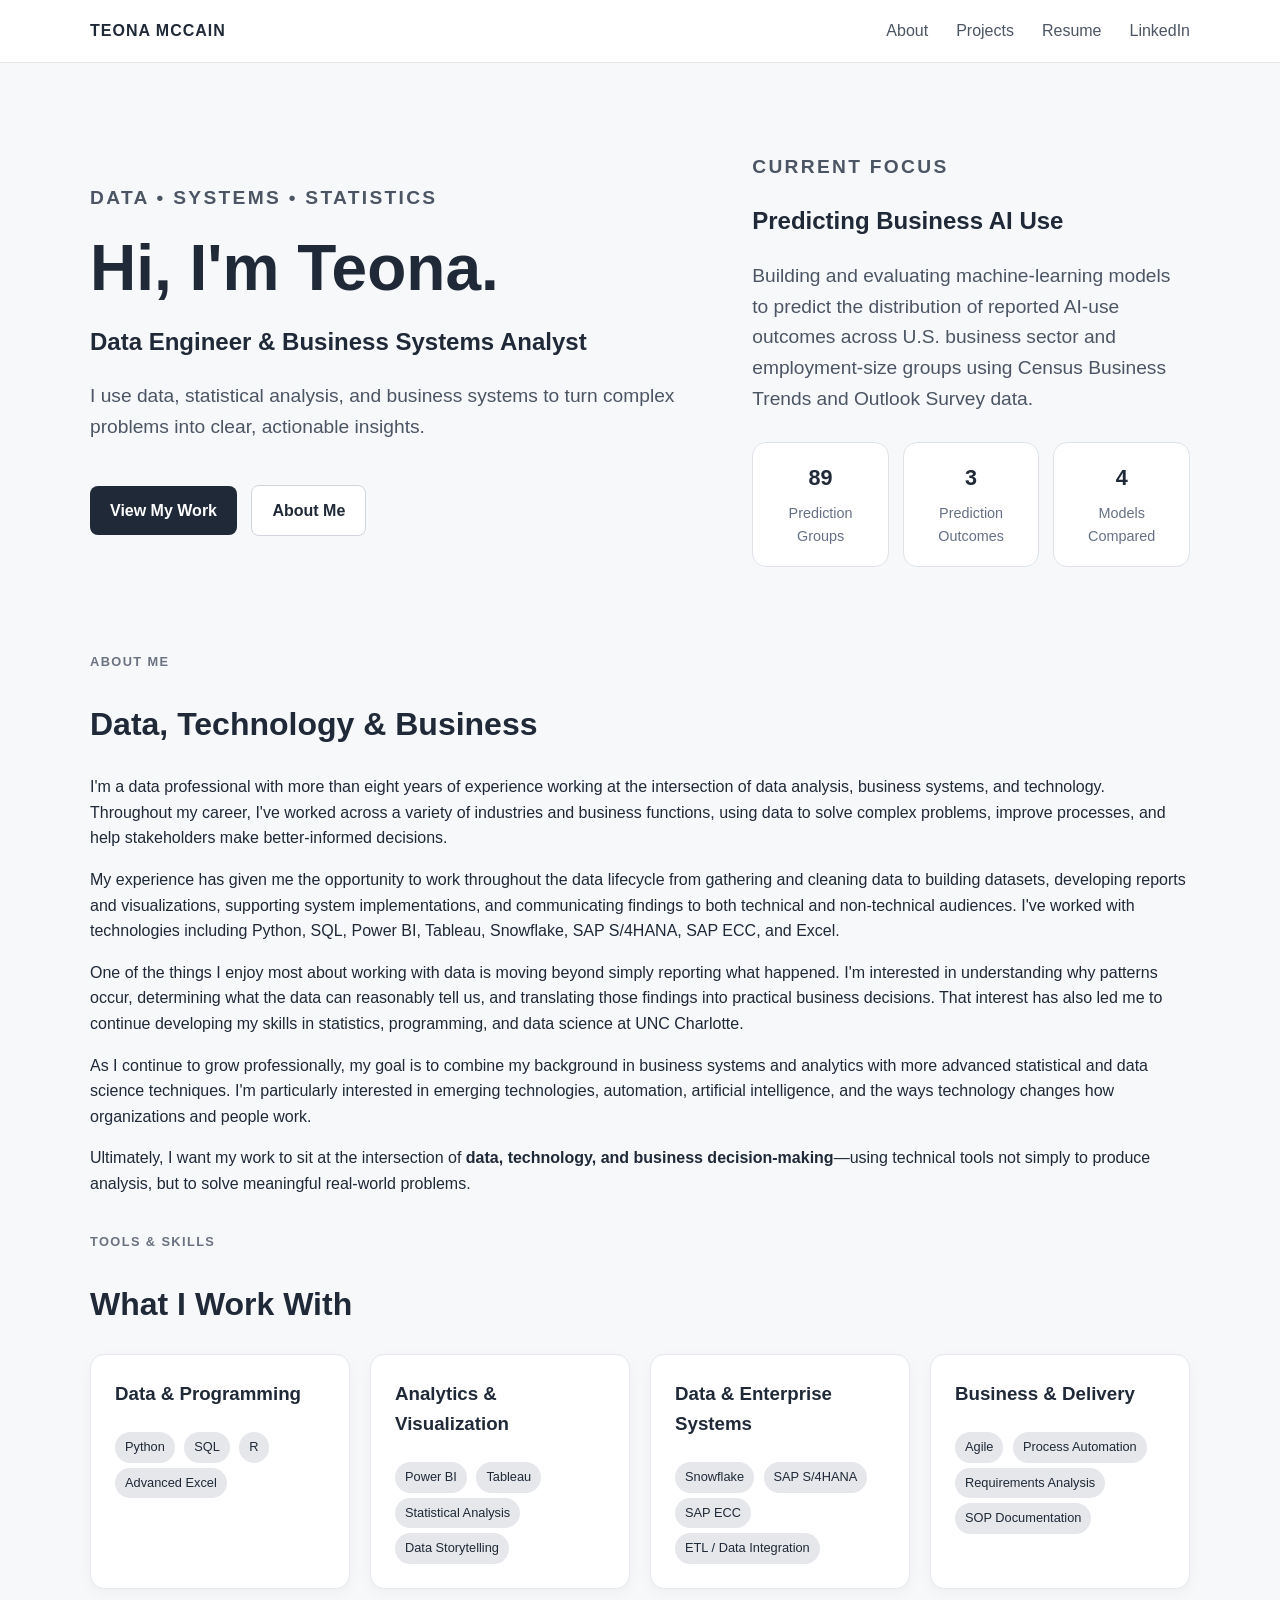
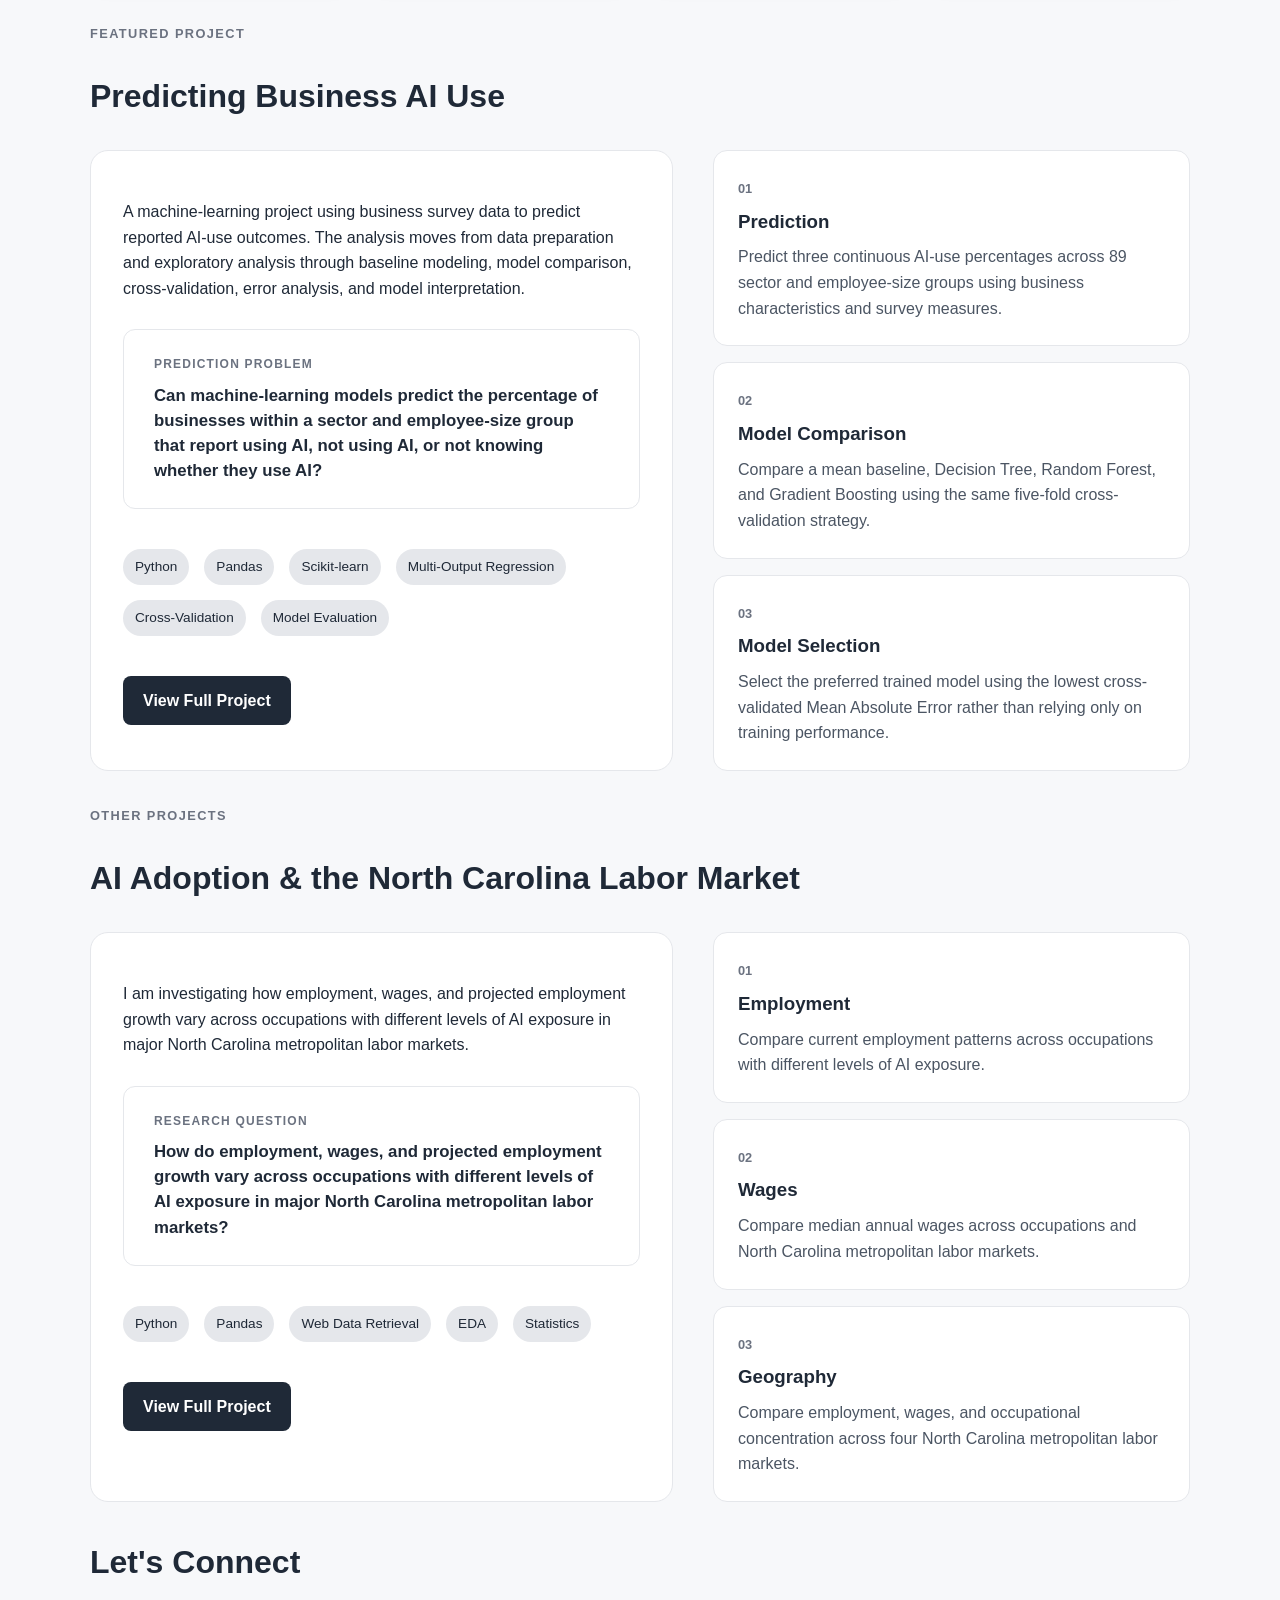
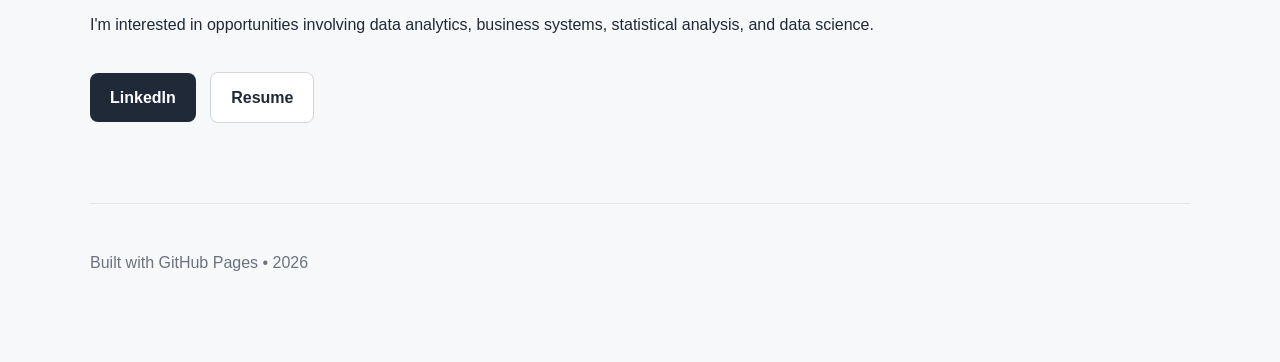
<file: index.html>
<!DOCTYPE html>
<html lang="en">
<head>
  <meta charset="UTF-8">
  <meta name="viewport" content="width=device-width, initial-scale=1.0">

  <title>Teona | Data Analytics Portfolio</title>

  <link rel="stylesheet" href="assets/css/style.css">
</head>

<body>

<nav class="navbar">
  <div class="nav-container">
    <a class="logo" href="#">TEONA MCCAIN</a>

    <div class="nav-links">
      <a href="#about">About</a>
      <a href="#projects">Projects</a>
      <a href="resume.pdf" target="_blank">Resume</a>
      <a href="https://www.linkedin.com/in/teona-mccain">LinkedIn</a>
    </div>
  </div>
</nav>

<div class="container">

  <!-- HERO -->
 <section class="hero">
  <div class="hero-grid">

    <div class="hero-copy">
      <p class="eyebrow">DATA • SYSTEMS • STATISTICS</p>

      <h1>Hi, I'm Teona.</h1>

      <h2>Data Engineer & Business Systems Analyst</h2>

      <p class="hero-text">
        I use data, statistical analysis, and business systems
        to turn complex problems into clear, actionable insights.
      </p>

      <div class="hero-actions">
        <a class="button" href="#projects">View My Work</a>
        <a class="button secondary" href="#about">About Me</a>
      </div>
    </div>

   <div class="focus-card">

    <p class="eyebrow">CURRENT FOCUS</p>

    <h2>
        Predicting Business AI Use
    </h2>

    <p>
      <p>
        Building and evaluating machine-learning models to predict the distribution
      of reported AI-use outcomes across U.S. business sector and employment-size
      groups using Census Business Trends and Outlook Survey data.
      </p>
    </p>

    <div class="focus-stats">

        <div>
            <strong>89</strong> 
            <span>Prediction Groups</span>
        </div>

        <div>
            <strong>3</strong> 
            <span>Prediction Outcomes</span>
        </div>

        <div>
            <strong>4</strong> 
            <span>Models Compared</span>
        </div>

    </div>

</div>
</section>

  <!-- ABOUT -->
 <section class="section" id="about">

  <p class="section-label">ABOUT ME</p>
  <h2>Data, Technology & Business</h2>

  <div class="about-content">

    <p>
      I'm a data professional with more than eight years of experience
      working at the intersection of data analysis, business systems,
      and technology. Throughout my career, I've worked across a variety
      of industries and business functions, using data to solve complex
      problems, improve processes, and help stakeholders make
      better-informed decisions.
    </p>

    <p>
      My experience has given me the opportunity to work throughout the
      data lifecycle from gathering and cleaning data to building datasets,
      developing reports and visualizations, supporting system
      implementations, and communicating findings to both technical and
      non-technical audiences. I've worked with technologies including
      Python, SQL, Power BI, Tableau, Snowflake, SAP S/4HANA, SAP ECC,
      and Excel.
    </p>

    <p>
      One of the things I enjoy most about working with data is moving
      beyond simply reporting what happened. I'm interested in
      understanding why patterns occur, determining what the data can
      reasonably tell us, and translating those findings into practical
      business decisions. That interest has also led me to continue
      developing my skills in statistics, programming, and data science
      at UNC Charlotte.
    </p>

    <p>
      As I continue to grow professionally, my goal is to combine my
      background in business systems and analytics with more advanced
      statistical and data science techniques. I'm particularly interested
      in emerging technologies, automation, artificial intelligence, and
      the ways technology changes how organizations and people work.
    </p>

    <p>
      Ultimately, I want my work to sit at the intersection of
      <strong>data, technology, and business decision-making</strong>—using
      technical tools not simply to produce analysis, but to solve
      meaningful real-world problems.
    </p>

  </div>

</section>


  <!-- SKILLS -->
<section class="section">

  <p class="section-label">TOOLS & SKILLS</p>
  <h2>What I Work With</h2>

  <div class="cards">

    <div class="card">
      <h3>Data & Programming</h3>
      <span class="tag">Python</span>
      <span class="tag">SQL</span>
      <span class="tag">R</span>
      <span class="tag">Advanced Excel</span>
    </div>

    <div class="card">
      <h3>Analytics & Visualization</h3>
      <span class="tag">Power BI</span>
      <span class="tag">Tableau</span>
      <span class="tag">Statistical Analysis</span>
      <span class="tag">Data Storytelling</span>
    </div>

    <div class="card">
      <h3>Data & Enterprise Systems</h3>
      <span class="tag">Snowflake</span>
      <span class="tag">SAP S/4HANA</span>
      <span class="tag">SAP ECC</span>
      <span class="tag">ETL / Data Integration</span>
    </div>

    <div class="card">
      <h3>Business & Delivery</h3>
      <span class="tag">Agile</span>
      <span class="tag">Process Automation</span>
      <span class="tag">Requirements Analysis</span>
      <span class="tag">SOP Documentation</span>
    </div>

  </div>

</section>

  <!-- PROJECTS -->
 <!-- PROJECTS -->
<!-- FEATURED PROJECT -->
<section class="section" id="featured-project">

<p class="section-label">FEATURED PROJECT</p> 
  <h2>Predicting Business AI Use</h2>

<div class="project-showcase">

<div class="project-copy">

  <p>
    A machine-learning project using business survey data to predict
    reported AI-use outcomes. The analysis moves from data preparation
    and exploratory analysis through baseline modeling, model comparison,
    cross-validation, error analysis, and model interpretation.
  </p>

  <div class="research-question">
    <span>PREDICTION PROBLEM</span>
    <strong>
      Can machine-learning models predict the percentage of businesses
      within a sector and employee-size group that report using AI,
      not using AI, or not knowing whether they use AI?
    </strong>
  </div>

  <div class="project-tags">
    <span class="tag">Python</span>
    <span class="tag">Pandas</span>
    <span class="tag">Scikit-learn</span>
    <span class="tag">Multi-Output Regression</span>
    <span class="tag">Cross-Validation</span>
    <span class="tag">Model Evaluation</span>
  </div>

  <a href="projects/ai-business-revenue/" class="button primary">
    View Full Project
  </a>

</div>

<div class="project-details">

  <div class="detail-card">
    <span>01</span>
    <h3>Prediction</h3>
    <p>
      Predict three continuous AI-use percentages across 89 sector and
      employee-size groups using business characteristics and survey measures.
    </p>
  </div>

  <div class="detail-card">
    <span>02</span>
    <h3>Model Comparison</h3>
    <p>
      Compare a mean baseline, Decision Tree, Random Forest, and Gradient
      Boosting using the same five-fold cross-validation strategy.
    </p>
  </div>

  <div class="detail-card">
    <span>03</span>
    <h3>Model Selection</h3>
    <p>
      Select the preferred trained model using the lowest cross-validated
      Mean Absolute Error rather than relying only on training performance.
    </p>
  </div>

</div>

</section>
<section class="section" id="projects">

  <p class="section-label">OTHER PROJECTS</p>
  <h2>AI Adoption & the North Carolina Labor Market</h2>

  <div class="project-showcase">

    <div class="project-copy">

      <p>
        I am investigating how employment, wages, and projected 
        employment growth vary across occupations with different
         levels of AI exposure in major North Carolina metropolitan labor markets.
      </p>

      <div class="research-question">
        <span>RESEARCH QUESTION</span>
        <strong>
          How do employment, wages, and projected employment 
          growth vary across occupations with different levels
           of AI exposure in major North Carolina metropolitan labor markets?
        </strong>
      </div>

      <div class="project-tags">
        <span class="tag">Python</span>
        <span class="tag">Pandas</span>
        <span class="tag">Web Data Retrieval</span>
        <span class="tag">EDA</span>
        <span class="tag">Statistics</span>
      </div>

    <a href="projects/ai-labor-market/" class="button primary">View Full Project</a>

    </div>

    <div class="project-details">

      <div class="detail-card">
        <span>01</span>
        <h3>Employment</h3>
        <p>Compare current employment patterns across occupations with different levels of AI exposure.</p>
      </div>

      <div class="detail-card">
        <span>02</span>
        <h3>Wages</h3>
        <p>Compare median annual wages across occupations and North Carolina metropolitan labor markets.</p>
      </div>

      <div class="detail-card">
        <span>03</span>
        <h3>Geography</h3>
        <p>Compare employment, wages, and occupational concentration across four North Carolina metropolitan labor markets.</p>
      </div>

    </div>

  </div>

</section>

  <!-- CONTACT -->
  <section class="section">

    <h2>Let's Connect</h2>

    <p>
      I'm interested in opportunities involving data analytics,
      business systems, statistical analysis, and data science.
    </p>

    <a class="button"
   href="https://www.linkedin.com/in/teona-mccain"
   target="_blank">
    LinkedIn
</a>

<a class="button secondary"
   href="resume.pdf"
   target="_blank">
    Resume
</a>

  </section>


  <footer>
    <p>Built with GitHub Pages • 2026</p>
  </footer>

</div>

</body>
</html>
</file>
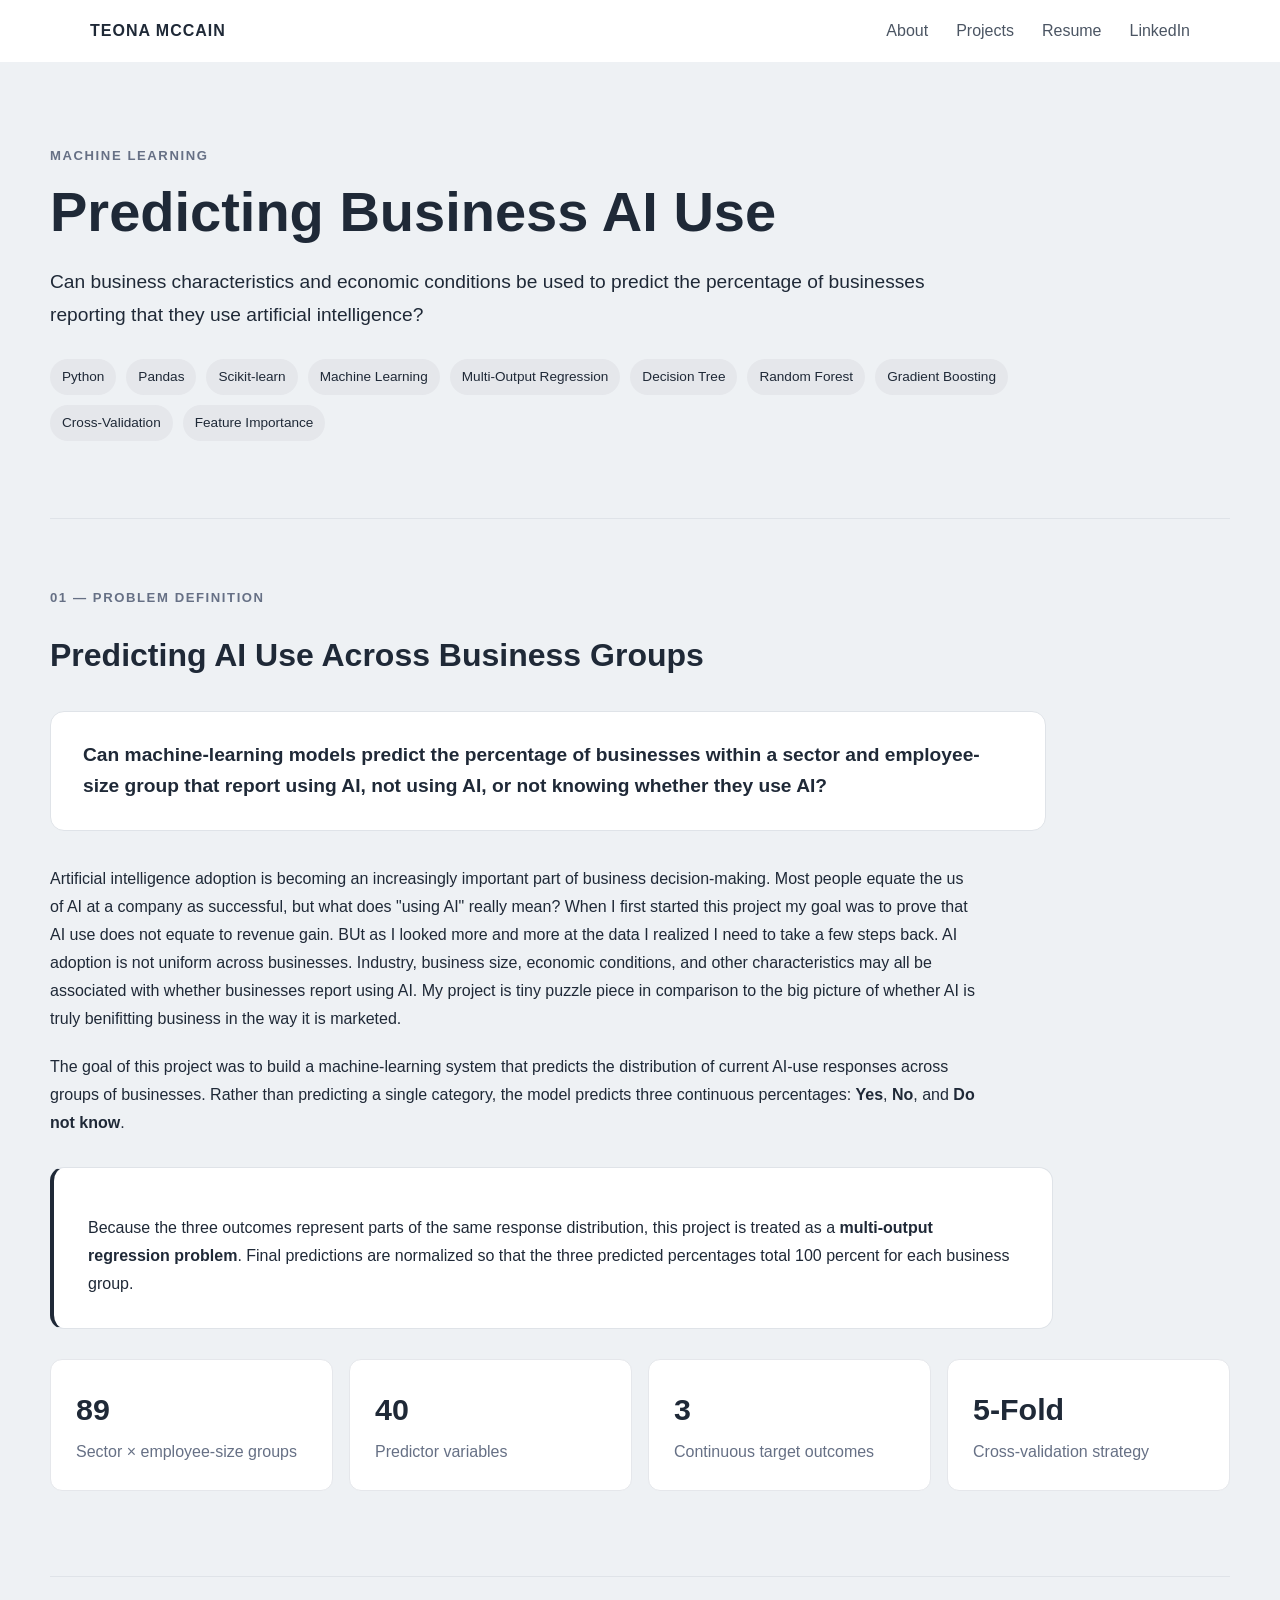
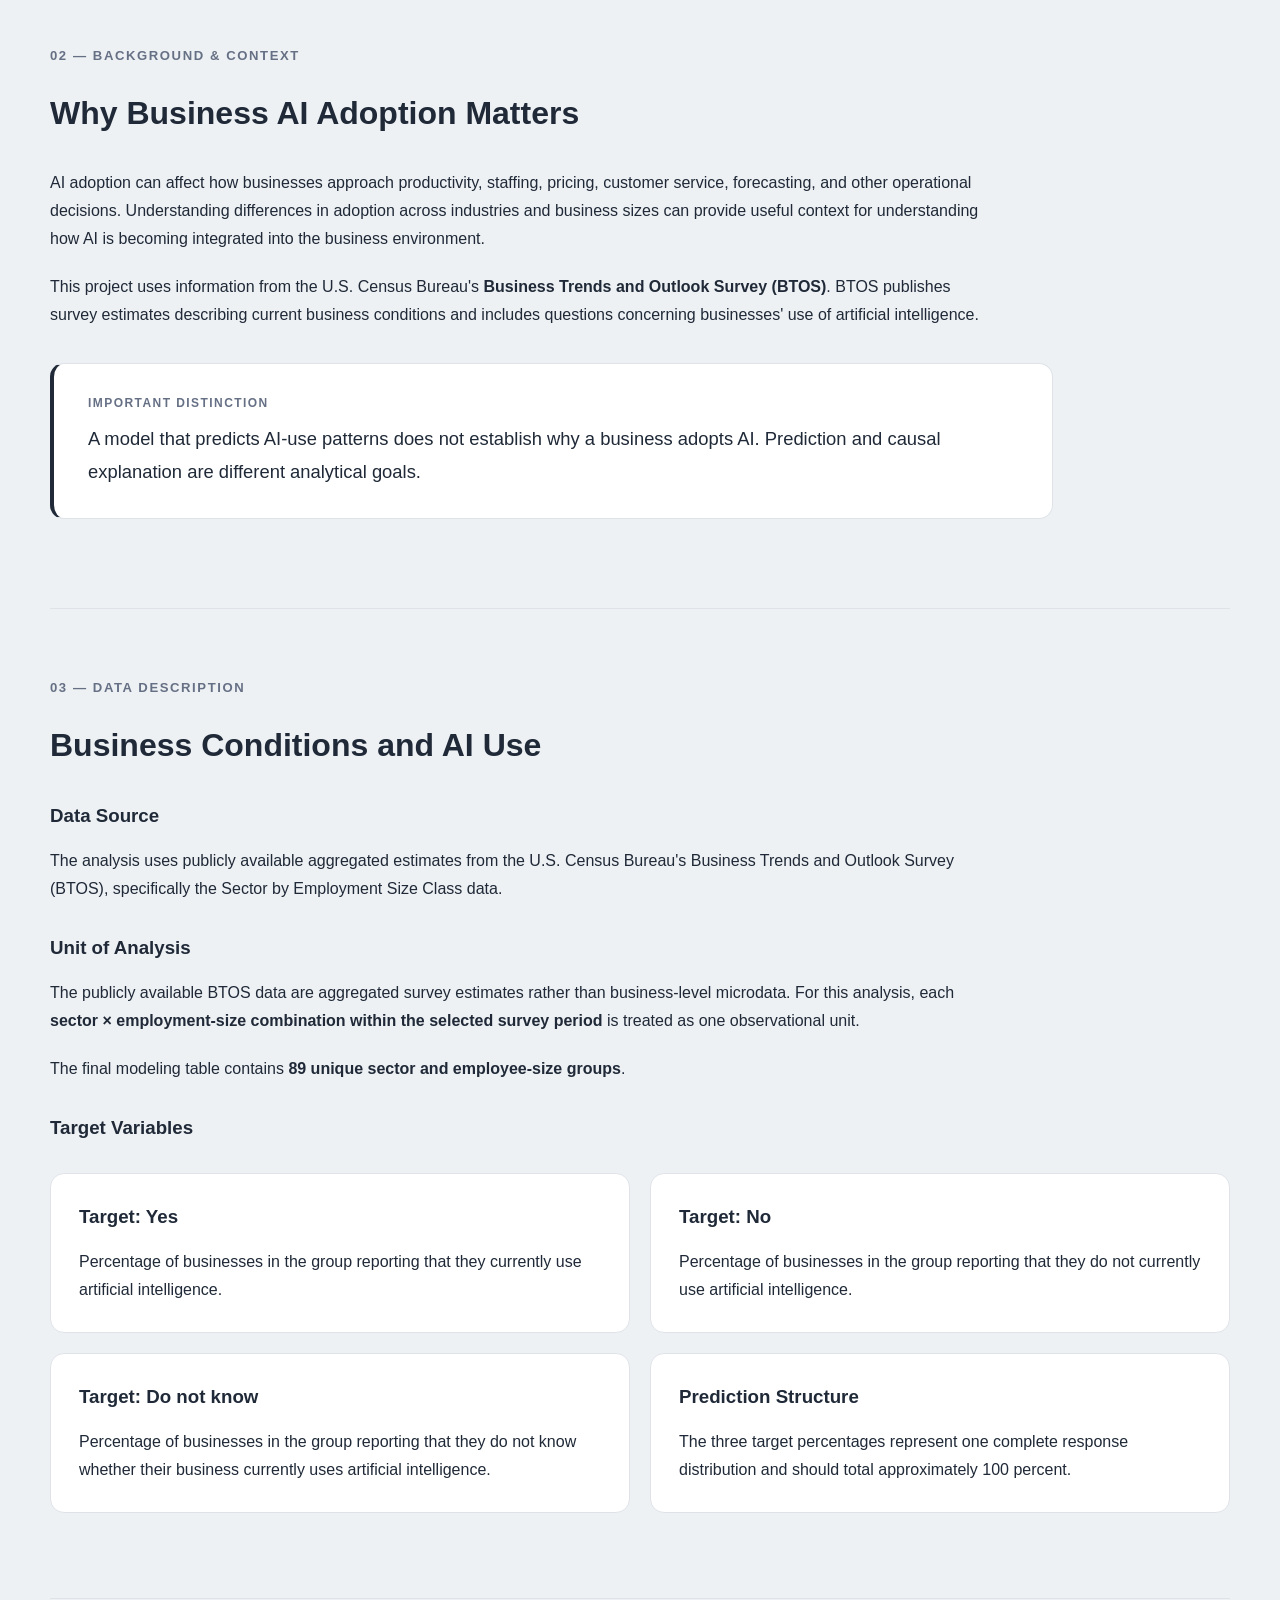
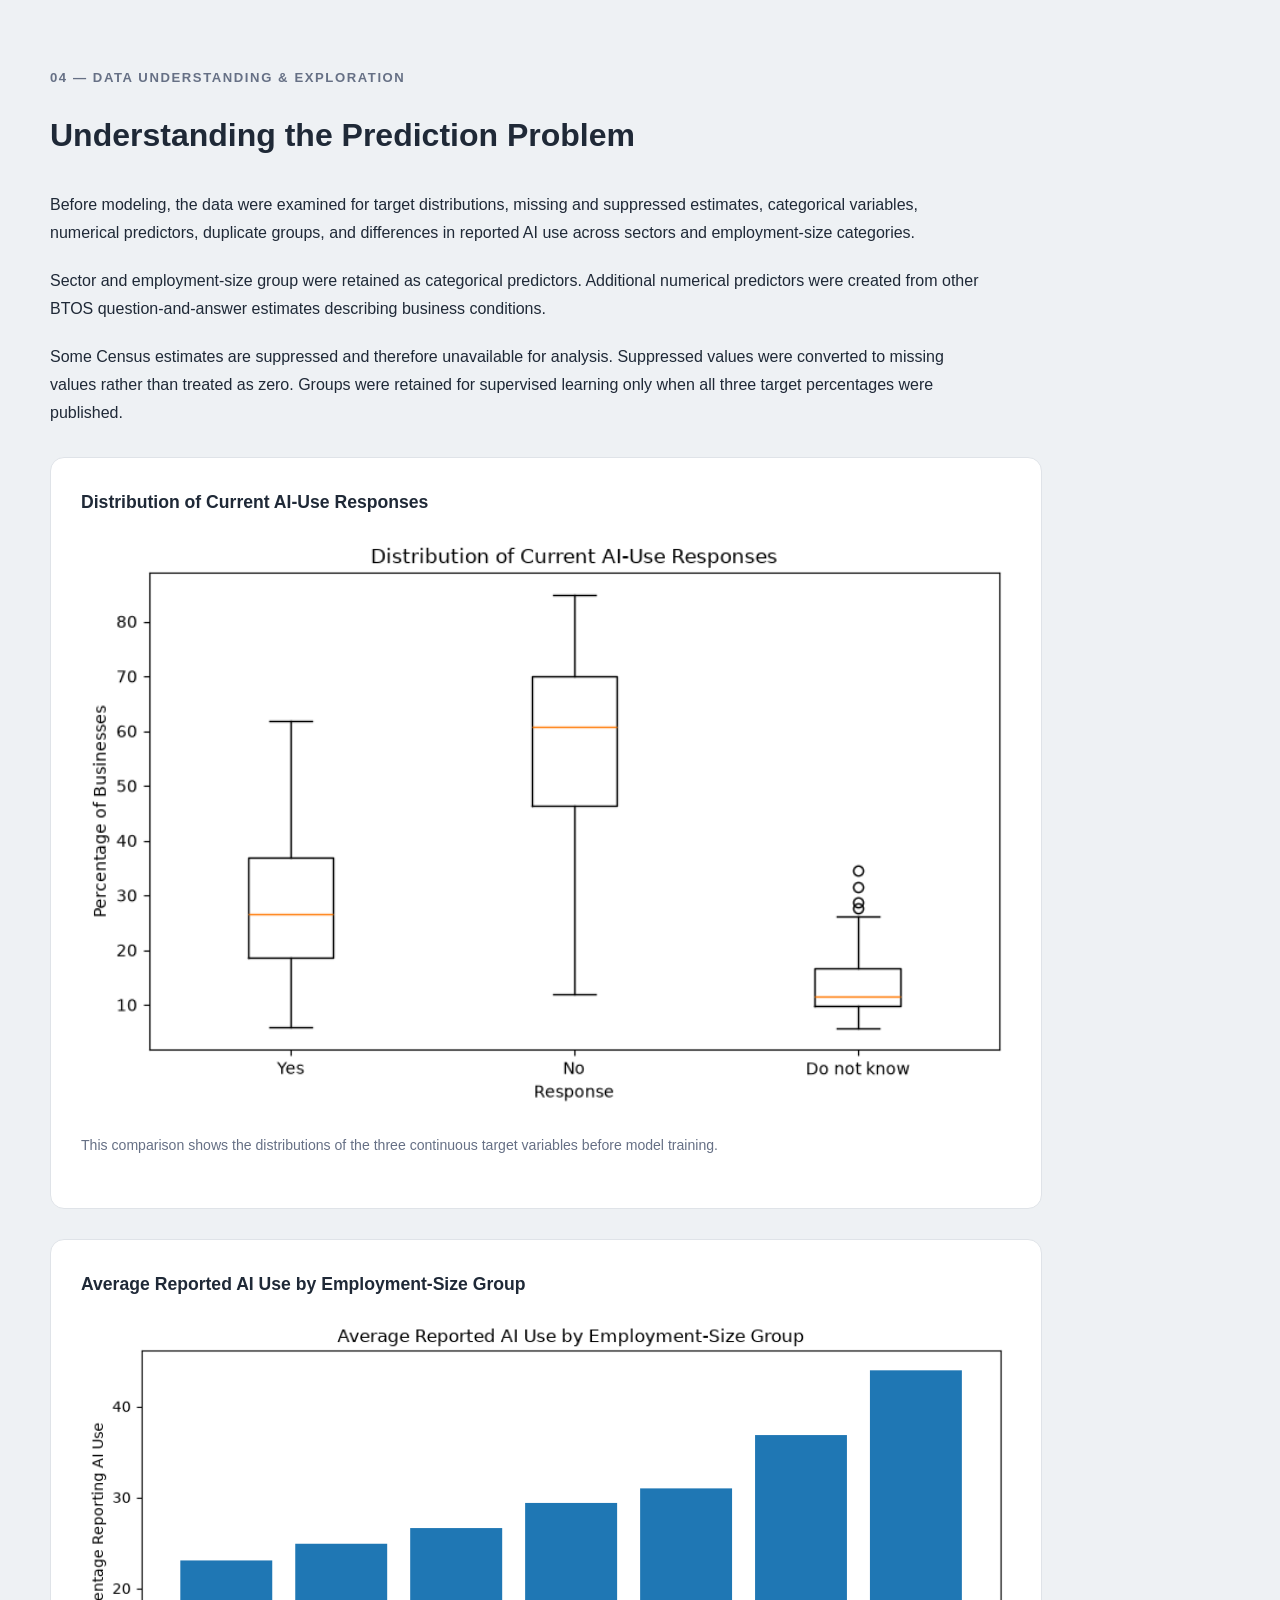
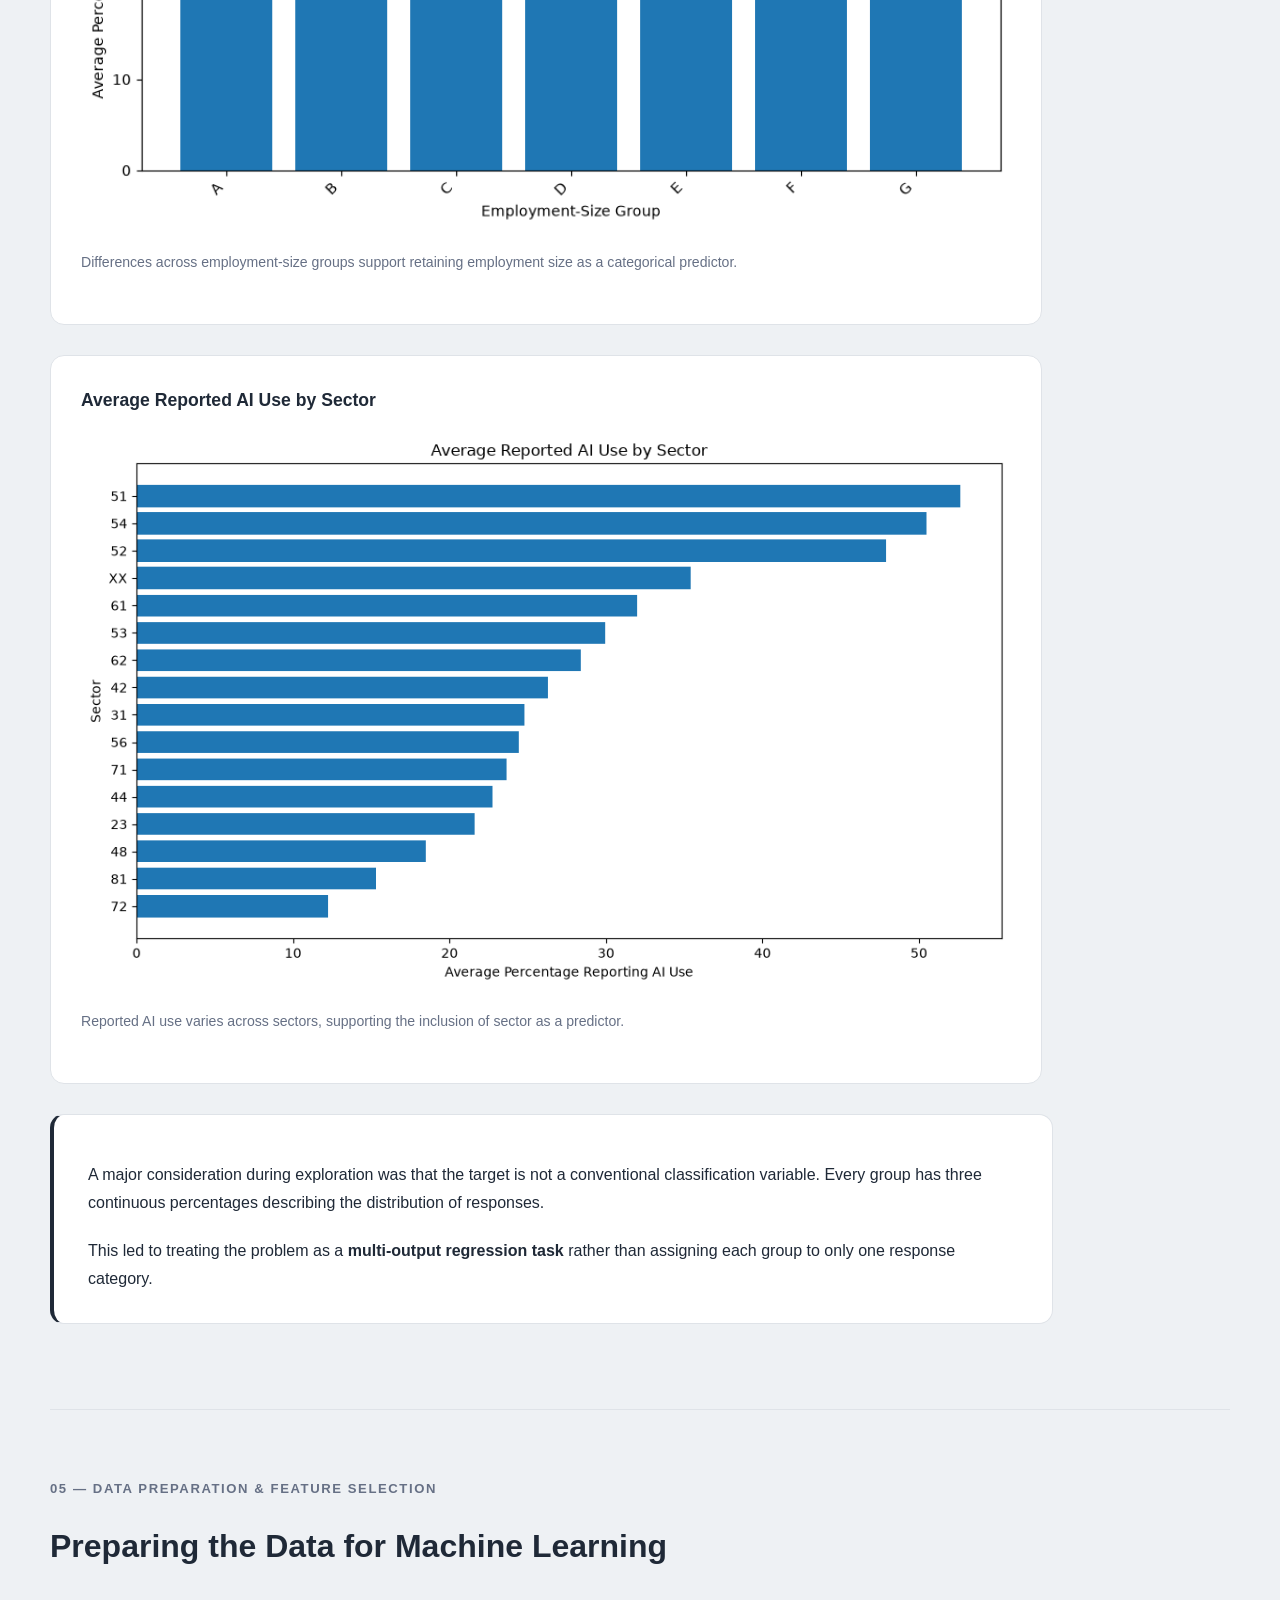
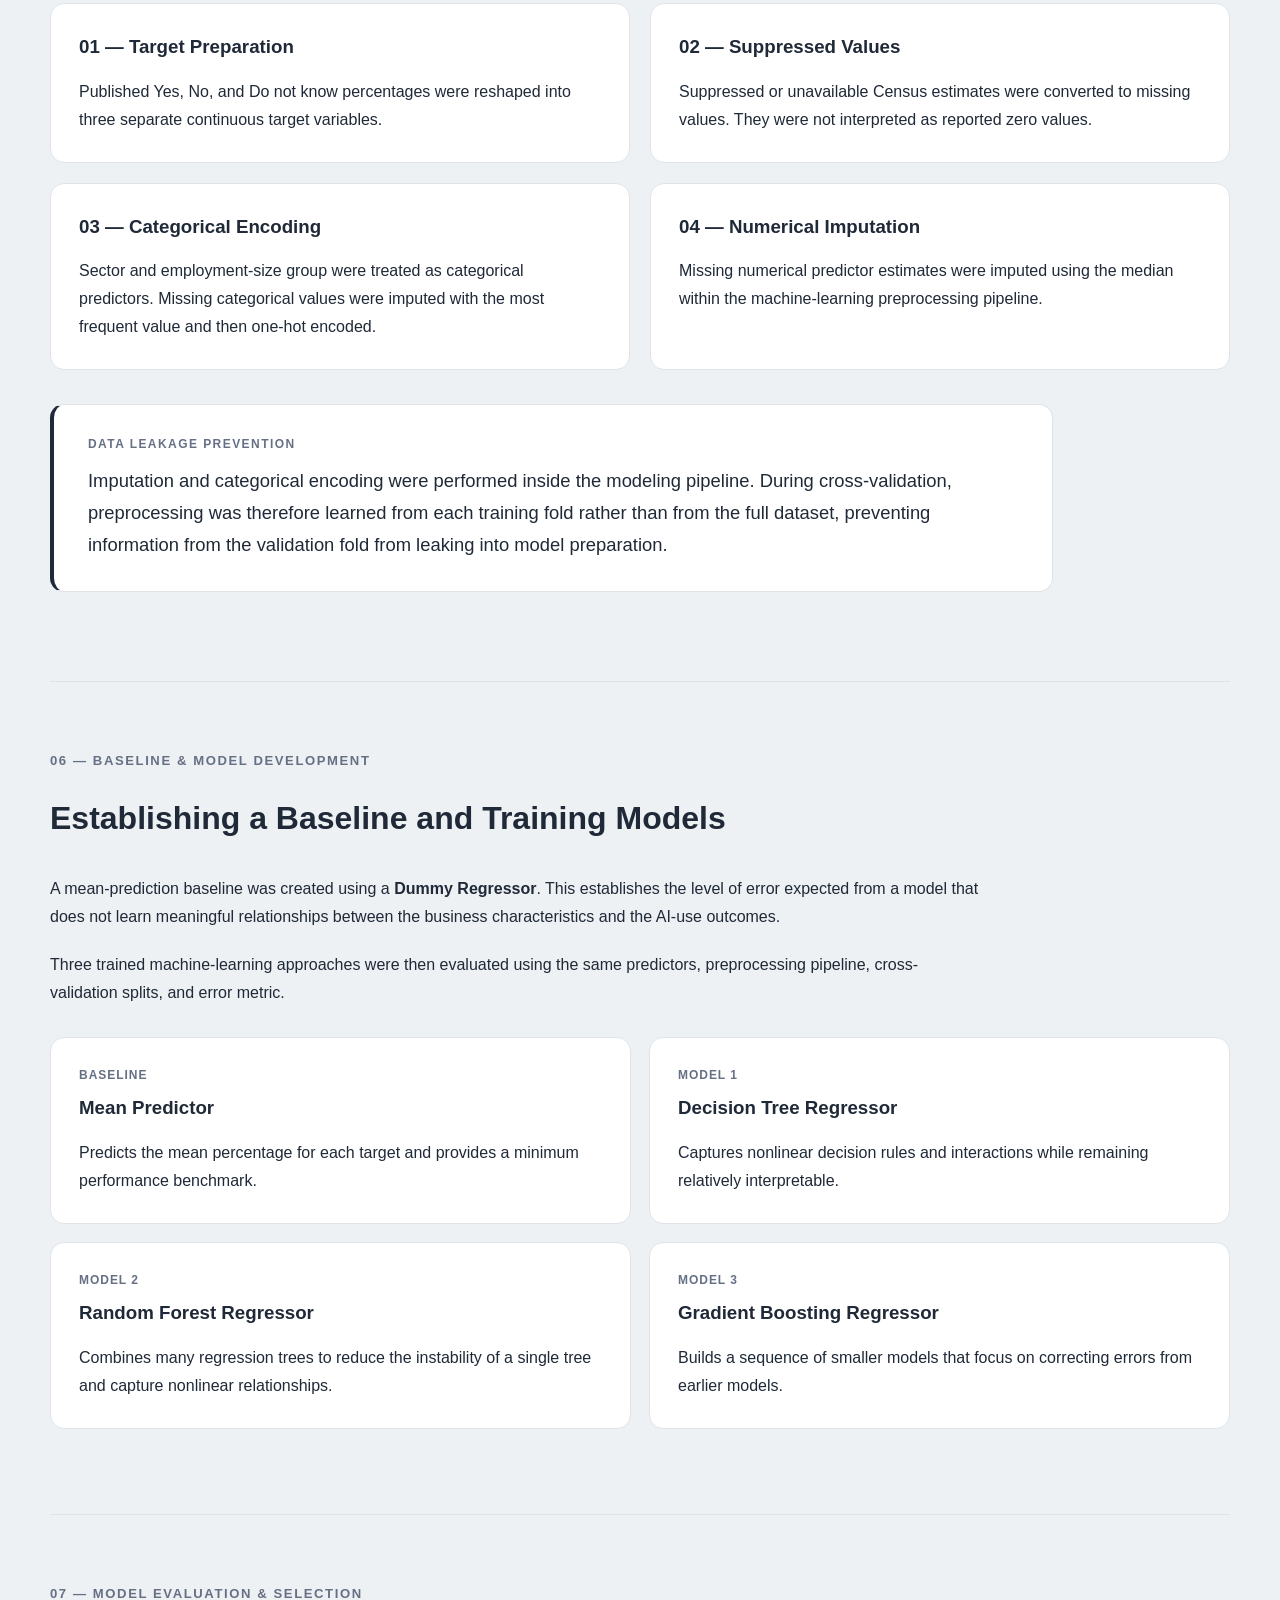
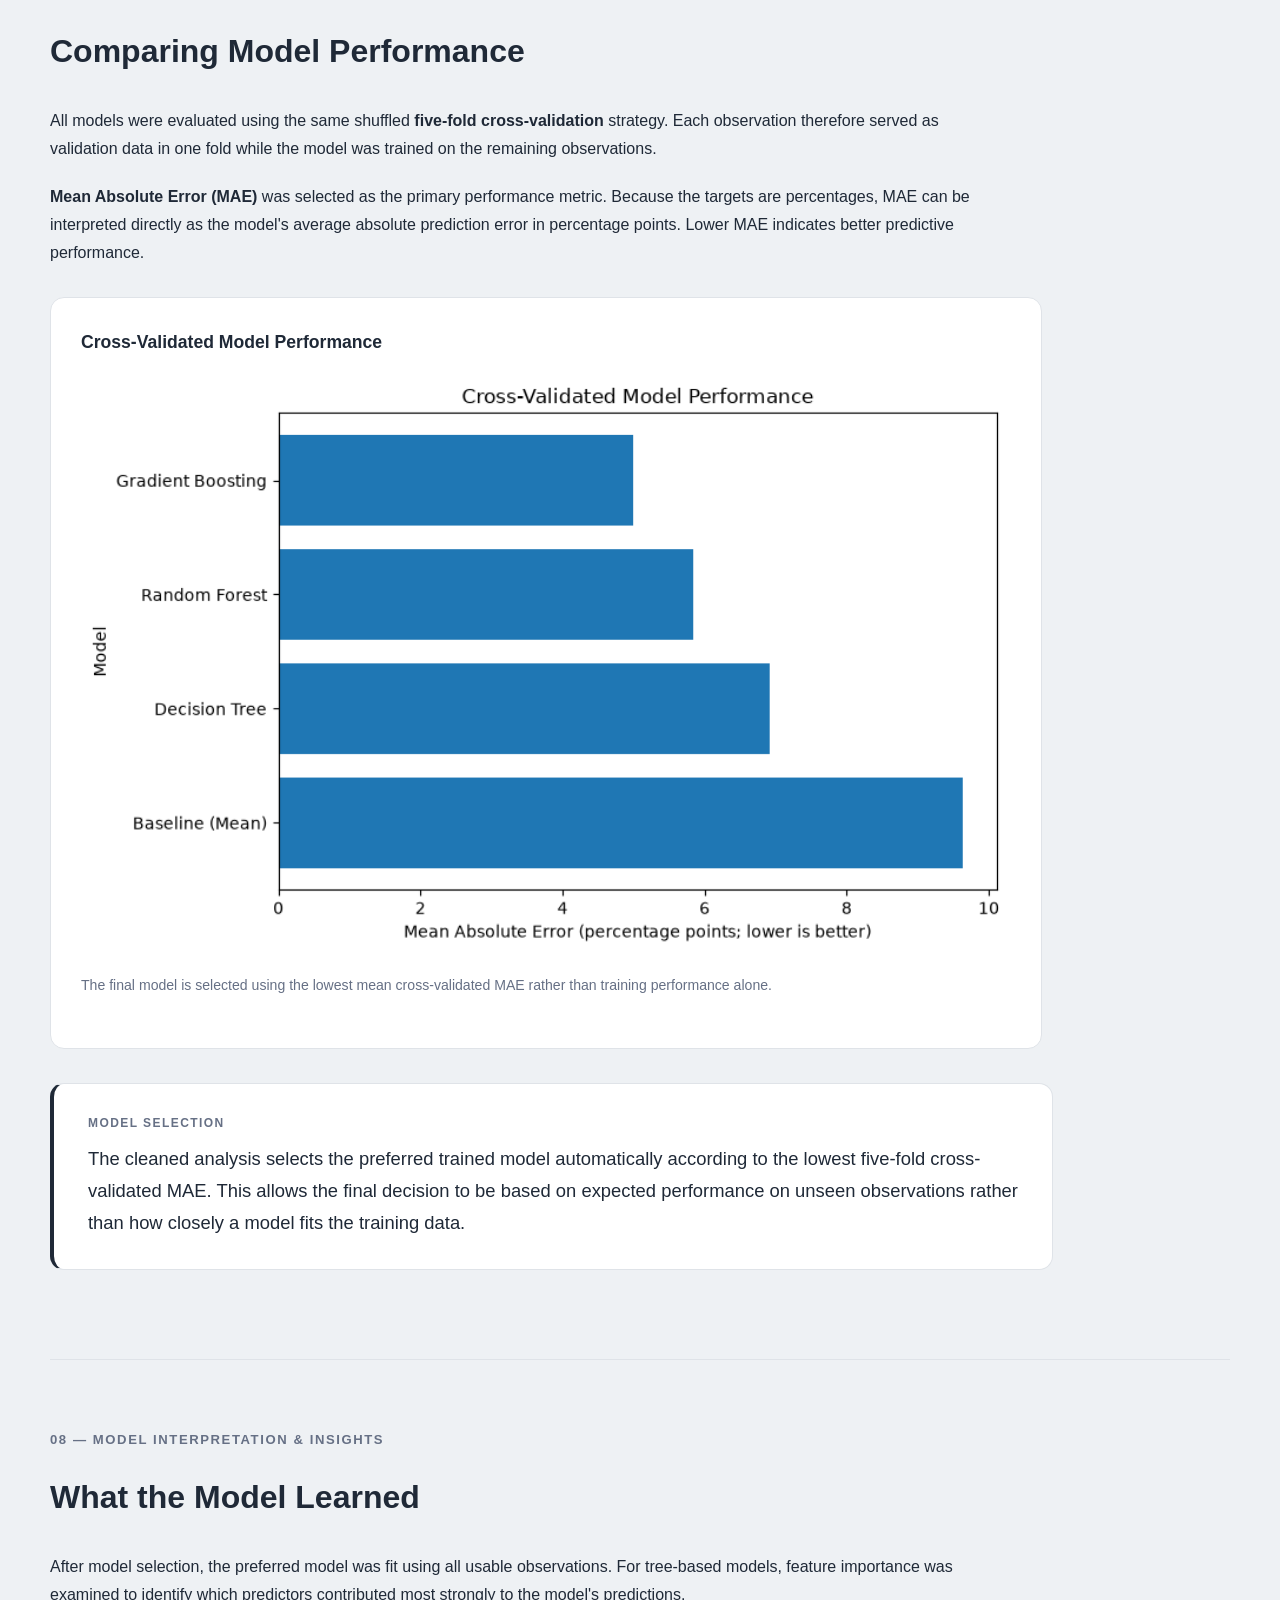
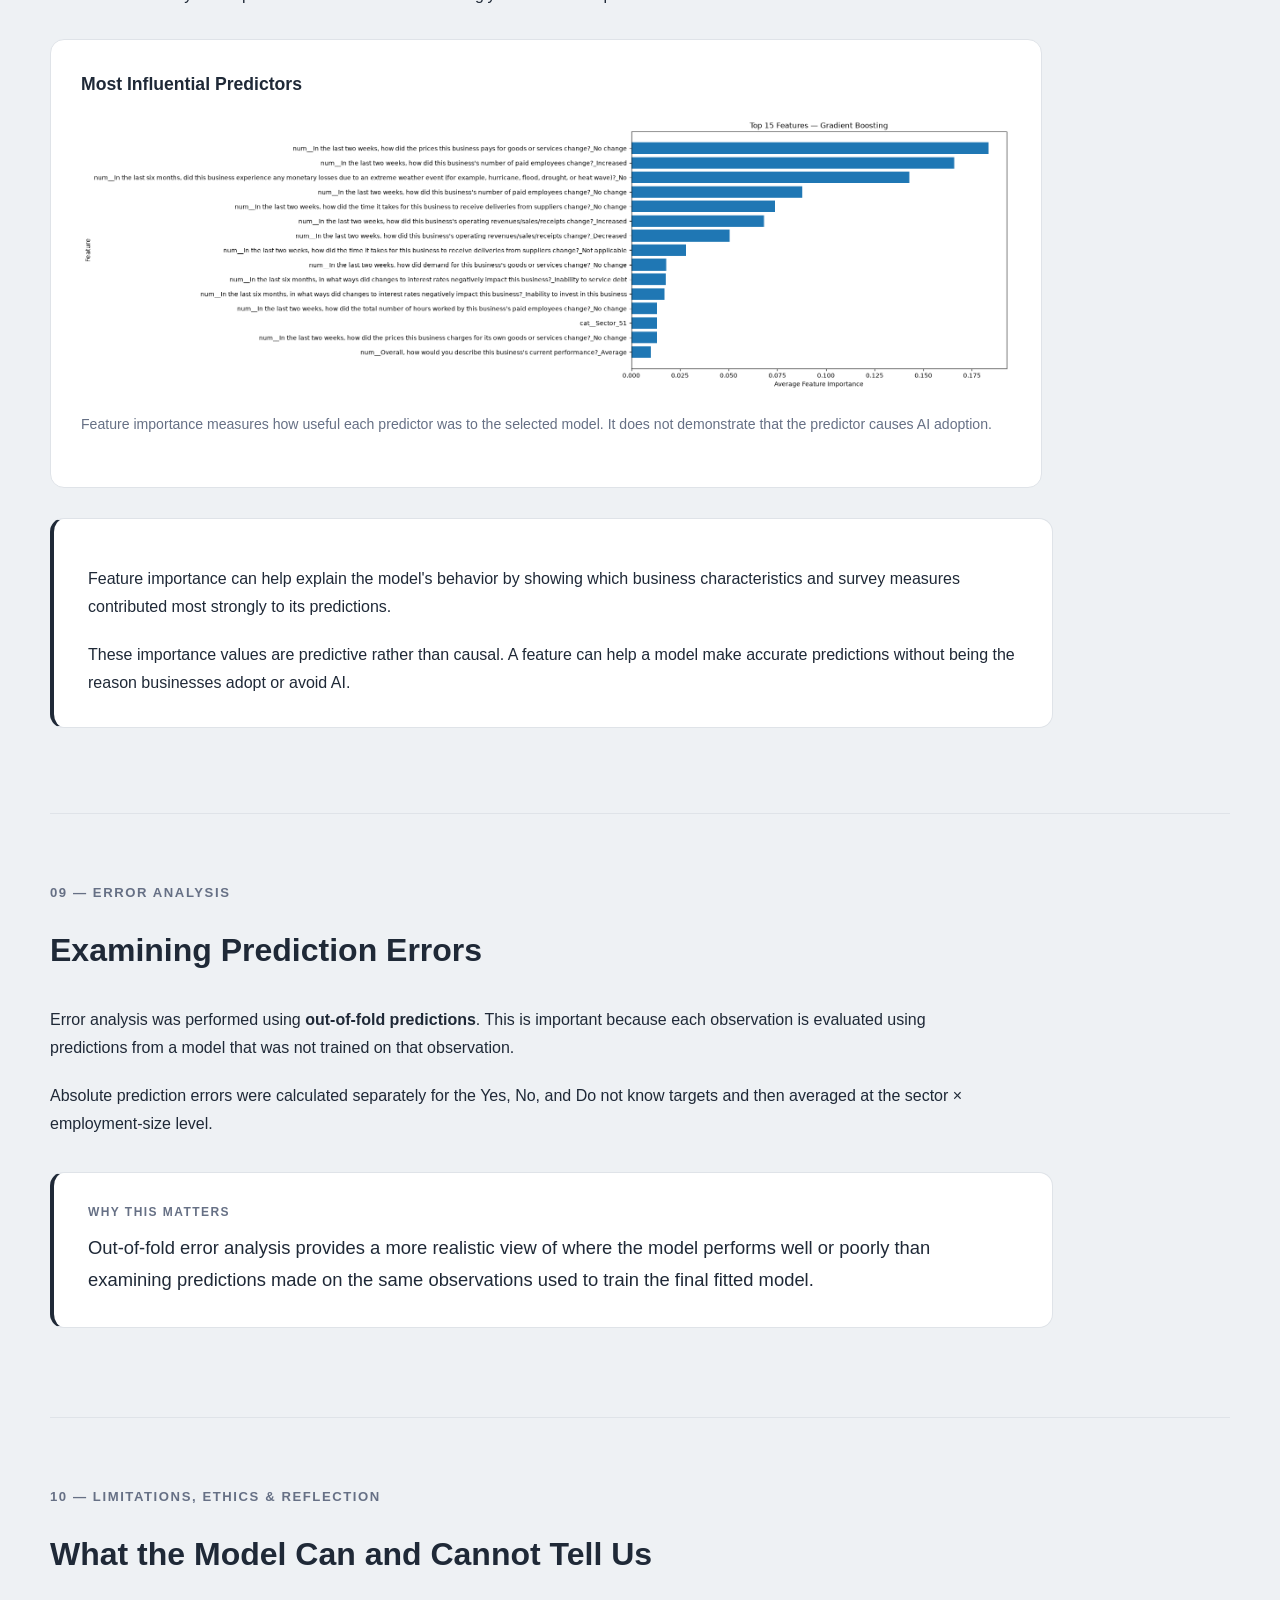
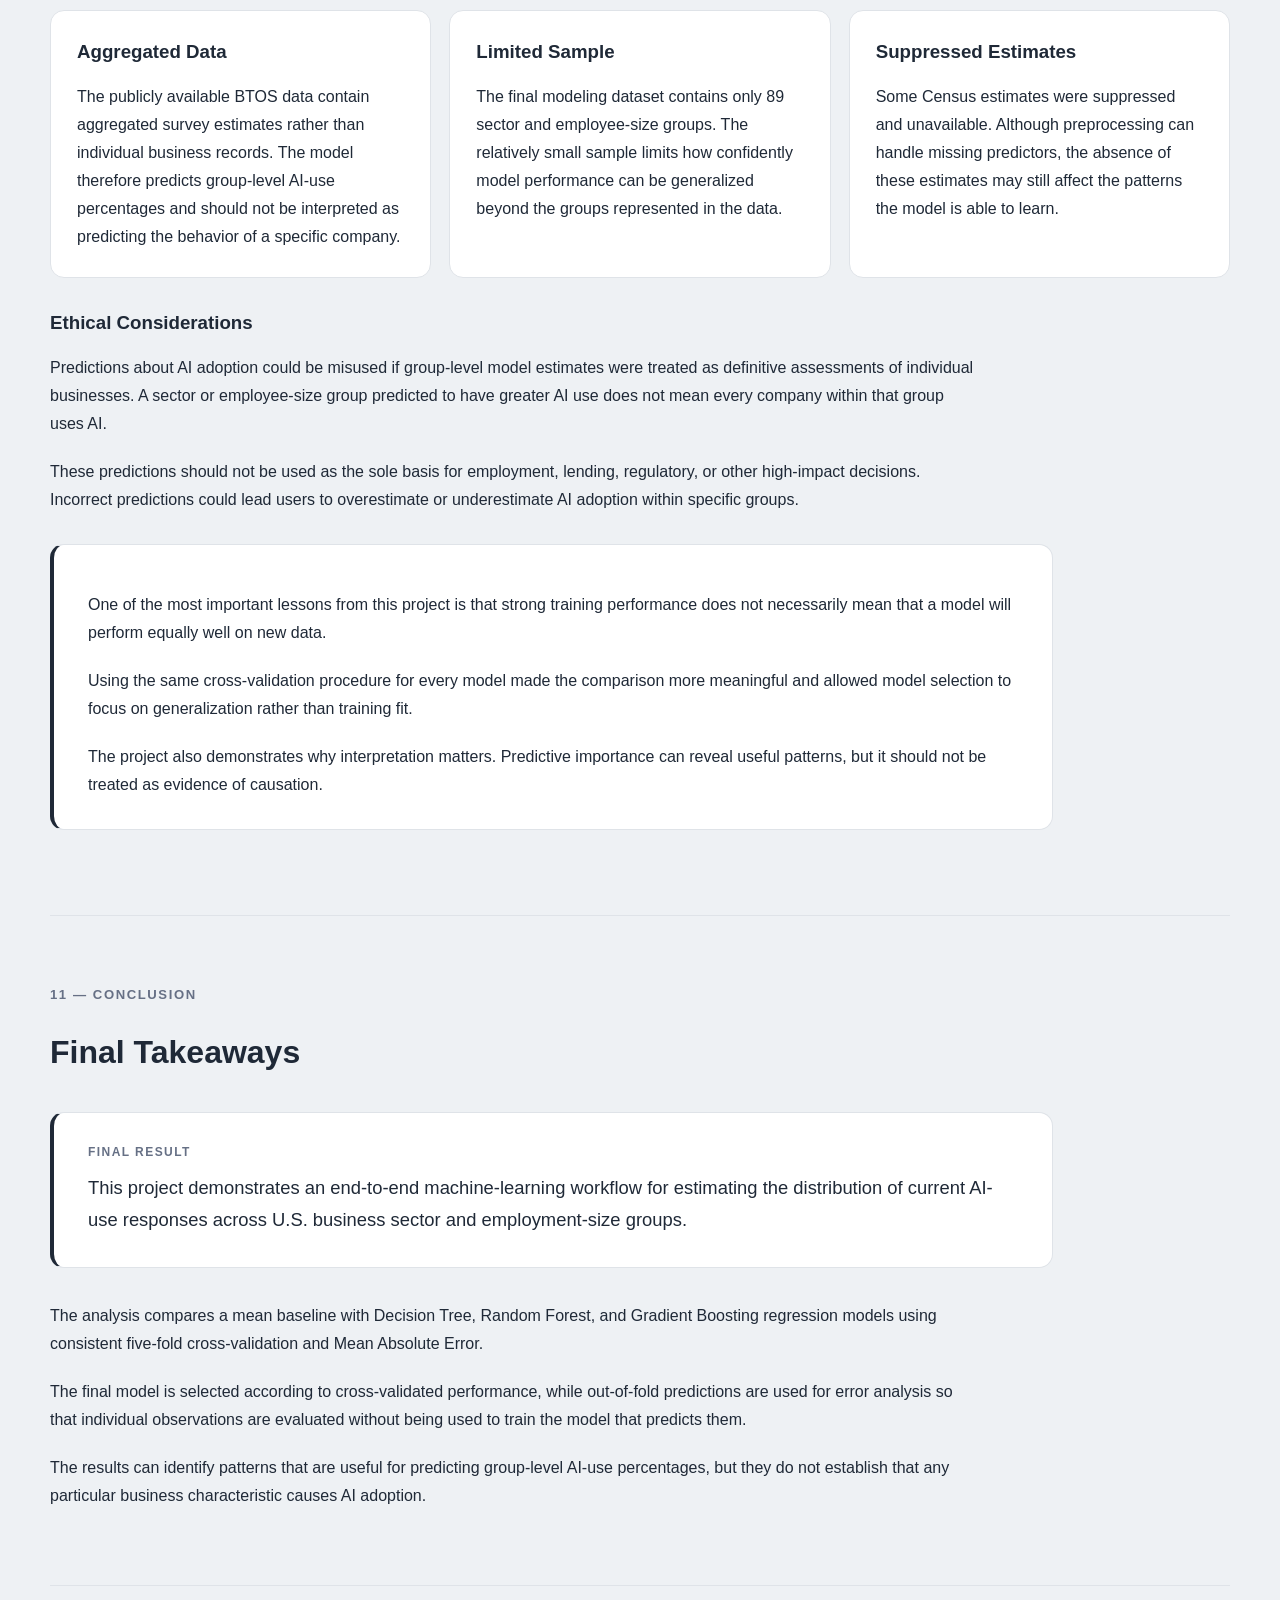
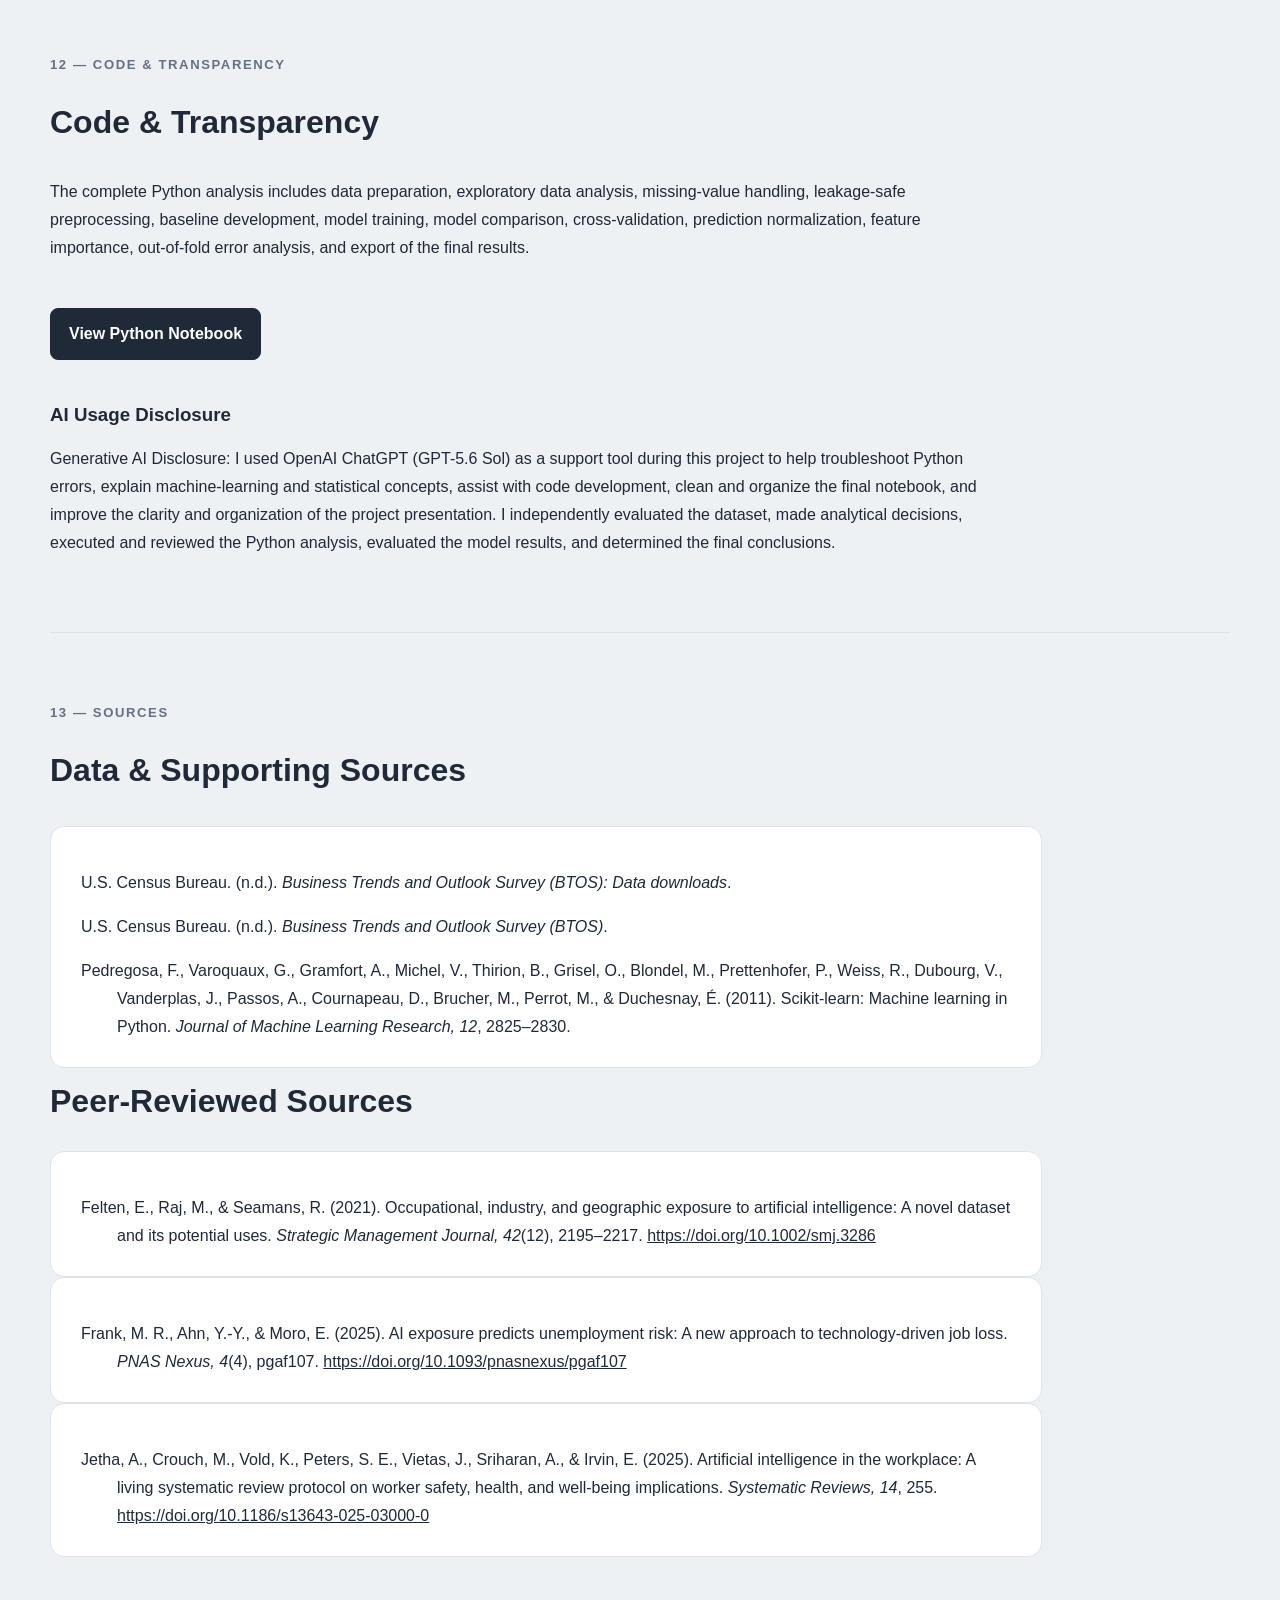
<file: projects/ai-business-revenue/index.html>
<!DOCTYPE html>
<html lang="en">

<head>
    <meta charset="UTF-8">
    <meta name="viewport" content="width=device-width, initial-scale=1.0">

    <title>Predicting Business AI Use | Teona McCain</title>

    <link rel="stylesheet" href="../../assets/css/style.css">

    <style>

        /* ============================================================
           PROJECT PAGE
        ============================================================ */

        .project-page {
            max-width: 1180px;
            margin: 0 auto;
            padding: 0 32px 100px;
        }

        body {
            background: #eef1f4;
        }

        nav {
            background: #ffffff;
        }

        .project-hero {
            padding: 70px 0 55px;
            max-width: 1000px;
        }

        .project-hero h1 {
            font-size: 3.5rem;
            line-height: 1.08;
            margin: 16px 0 24px;
        }

        .project-intro {
            max-width: 900px;
            font-size: 1.2rem;
            line-height: 1.7;
        }

        .eyebrow,
        .section-number {
            font-size: 0.82rem;
            font-weight: 700;
            letter-spacing: 0.12em;
            text-transform: uppercase;
            color: #667085;
        }

        .project-tags {
            display: flex;
            flex-wrap: wrap;
            gap: 10px;
            margin-top: 28px;
        }

        .project-tags span {
            background: #e5e7eb;
            padding: 7px 12px;
            border-radius: 999px;
            font-size: 0.85rem;
        }

        .project-section {
            padding: 55px 0;
            border-top: 1px solid #dfe3e8;
        }

        .section-header {
            margin-bottom: 30px;
        }

        .project-section h2 {
            font-size: 2rem;
            margin: 8px 0 24px;
        }

        .project-section h3 {
            margin-top: 30px;
            margin-bottom: 14px;
        }

        .project-section p,
        .project-section li {
            line-height: 1.75;
        }

        .project-section p {
            max-width: 930px;
            margin-bottom: 20px;
        }


        /* ============================================================
           CARDS
        ============================================================ */

        .research-question,
        .story-card,
        .content-card,
        .model-card,
        .reflection-card,
        .callout,
        .source-card,
        .metric-card {
            background: #ffffff;
            border: 1px solid #dfe3e8;
            border-radius: 14px;
        }

        .research-question {
            padding: 28px 32px;
            margin: 25px 0 34px;
            max-width: 930px;
            font-size: 1.2rem;
            font-weight: 600;
            line-height: 1.6;
        }

        .story-card {
            border-left: 4px solid #1f2937;
            padding: 30px 34px;
            margin: 30px 0;
            max-width: 930px;
        }

        .story-card p:last-child {
            margin-bottom: 0;
        }

        .content-grid {
            display: grid;
            gap: 20px;
            margin: 30px 0;
        }

        .two-column {
            grid-template-columns: repeat(2, minmax(0, 1fr));
        }

        .content-card {
            padding: 28px;
        }

        .content-card h3 {
            margin-top: 0;
        }

        .content-card p:last-child {
            margin-bottom: 0;
        }


        /* ============================================================
           STATS
        ============================================================ */

        .project-stats {
            display: grid;
            grid-template-columns: repeat(4, minmax(0, 1fr));
            gap: 16px;
            margin: 30px 0;
        }

        .metric-card {
            padding: 24px;
        }

        .metric-card strong {
            display: block;
            font-size: 1.9rem;
            margin-bottom: 6px;
        }

        .metric-card span {
            color: #667085;
            line-height: 1.4;
        }


        /* ============================================================
           MODEL CARDS
        ============================================================ */

        .model-grid {
            display: grid;
            grid-template-columns: repeat(2, minmax(0, 1fr));
            gap: 18px;
            margin: 30px 0;
        }

        .model-card {
            padding: 28px;
        }

        .model-card .label {
            display: block;
            font-size: 0.75rem;
            font-weight: 700;
            letter-spacing: 0.08em;
            color: #667085;
            margin-bottom: 8px;
        }

        .model-card h3 {
            margin: 0 0 12px;
        }

        .model-card p:last-child {
            margin-bottom: 0;
        }


        /* ============================================================
           TABLES
        ============================================================ */

        .table-wrapper {
            overflow-x: auto;
            margin: 28px 0 34px;
            max-width: 930px;
        }

        .results-table {
            width: 100%;
            border-collapse: collapse;
            background: #ffffff;
            border: 1px solid #dfe3e8;
            border-radius: 14px;
            overflow: hidden;
        }

        .results-table th,
        .results-table td {
            padding: 15px 18px;
            border-bottom: 1px solid #e5e7eb;
            text-align: left;
            line-height: 1.5;
        }

        .results-table th {
            background: #f7f8fa;
            font-size: 0.85rem;
            font-weight: 700;
        }

        .results-table tr:last-child td {
            border-bottom: none;
        }

        .results-table .best {
            font-weight: 700;
            color: #111827;
        }


        /* ============================================================
           CHART / IMAGE CARDS
        ============================================================ */

        .chart-card {
            background: #ffffff;
            border: 1px solid #dfe3e8;
            border-radius: 14px;
            padding: 30px;
            max-width: 930px;
            margin: 30px 0;
        }

        .chart-title {
            font-weight: 700;
            font-size: 1.1rem;
            margin-bottom: 20px;
        }

        .chart-card img {
            width: 100%;
            height: auto;
            display: block;
            border-radius: 8px;
        }

        .chart-note {
            color: #667085;
            font-size: 0.88rem;
            margin-top: 20px;
            margin-bottom: 0;
        }


        /* ============================================================
           CALLOUT
        ============================================================ */

        .callout {
            border-left: 4px solid #1f2937;
            padding: 30px 34px;
            margin: 34px 0;
            max-width: 930px;
        }

        .callout-label {
            display: block;
            font-size: 0.75rem;
            font-weight: 700;
            letter-spacing: 0.12em;
            color: #667085;
            margin-bottom: 10px;
        }

        .callout p {
            margin: 0;
            font-size: 1.15rem;
        }


        /* ============================================================
           REFLECTION
        ============================================================ */

        .reflection-grid {
            display: grid;
            grid-template-columns: repeat(3, minmax(0, 1fr));
            gap: 18px;
            margin-top: 30px;
        }

        .reflection-card {
            padding: 26px;
        }

        .reflection-card h3 {
            margin: 0 0 14px;
        }

        .reflection-card p {
            margin-bottom: 0;
        }


        /* ============================================================
           BUTTONS
        ============================================================ */

        .project-buttons {
            display: flex;
            flex-wrap: wrap;
            gap: 12px;
            margin: 28px 0 40px;
        }

        .project-buttons .button {
            display: inline-block;
            padding: 12px 18px;
            border: 1px solid #cbd0d6;
            border-radius: 8px;
            text-decoration: none;
            color: #1f2937;
            background: #ffffff;
            font-weight: 600;
        }

        .project-buttons .button.primary {
            background: #1f2937;
            color: #ffffff;
            border-color: #1f2937;
        }

        .project-buttons .button:hover {
            opacity: 0.9;
        }


        /* ============================================================
           SOURCE CARD
        ============================================================ */

        .source-card {
            padding: 26px 30px;
            max-width: 930px;
        }

        .source-card p {
            margin-bottom: 16px;
        }

        .source-card p:last-child {
            margin-bottom: 0;
        }

        .source-card a {
            color: #1f2937;
        }

        .apa-reference {
            padding-left: 36px;
            text-indent: -36px;
            line-height: 1.7;
        }


        /* ============================================================
           RESPONSIVE
        ============================================================ */

        @media (max-width: 850px) {

            .project-page {
                padding: 0 20px 70px;
            }

            .project-hero {
                padding: 60px 0 50px;
            }

            .project-hero h1 {
                font-size: 2.5rem;
            }

            .two-column,
            .model-grid,
            .reflection-grid,
            .project-stats {
                grid-template-columns: 1fr;
            }
        }

    </style>
</head>


<body>

<nav>
    <div class="nav-container">

        <a class="logo" href="../../index.html">
            TEONA MCCAIN
        </a>

        <div class="nav-links">
            <a href="../../index.html#about">About</a>
            <a href="../../index.html#projects">Projects</a>
            <a href="../../resume.pdf" target="_blank">Resume</a>
            <a href="https://www.linkedin.com/in/teona-mccain"
               target="_blank"
               rel="noopener">
                LinkedIn
            </a>
        </div>

    </div>
</nav>


<main class="project-page">


<!-- ================================================================
     HERO
================================================================ -->

<section class="project-hero">

    <p class="eyebrow">
        MACHINE LEARNING
    </p>

    <h1>
        Predicting Business AI Use
    </h1>

    <p class="project-intro">
        Can business characteristics and economic conditions be used to predict
        the percentage of businesses reporting that they use artificial intelligence?
    </p>

    <div class="project-tags">
        <span>Python</span>
        <span>Pandas</span>
        <span>Scikit-learn</span>
        <span>Machine Learning</span>
        <span>Multi-Output Regression</span>
        <span>Decision Tree</span>
        <span>Random Forest</span>
        <span>Gradient Boosting</span>
        <span>Cross-Validation</span>
        <span>Feature Importance</span>
    </div>

</section>


<!-- ================================================================
     01 — PROBLEM DEFINITION
================================================================ -->

<section class="project-section">

    <div class="section-header">

        <p class="section-number">
            01 — PROBLEM DEFINITION
        </p>

        <h2>
            Predicting AI Use Across Business Groups
        </h2>

    </div>

    <div class="research-question">

        Can machine-learning models predict the percentage of businesses
        within a sector and employee-size group that report using AI,
        not using AI, or not knowing whether they use AI?

    </div>

    <p>
        Artificial intelligence adoption is becoming an increasingly important
        part of business decision-making. Most people equate the us of AI at a 
        company as successful, but what does "using AI" really mean? When I 
        first started this project my goal was to prove that AI use does not 
        equate to revenue gain. BUt as I looked more and more at the data I realized
        I need to take a few steps back. AI adoption is not uniform
        across businesses. Industry, business size, economic conditions, and
        other characteristics may all be associated with whether businesses
        report using AI. My project is tiny puzzle piece in comparison to the
        big picture of whether AI is truly benifitting business in the way it 
        is marketed. 
    </p>

    <p>
        The goal of this project was to build a machine-learning system that
        predicts the distribution of current AI-use responses across groups of
        businesses. Rather than predicting a single category, the model predicts
        three continuous percentages:
        <strong>Yes</strong>,
        <strong>No</strong>, and
        <strong>Do not know</strong>.
    </p>

    <div class="story-card">

        <p>
            Because the three outcomes represent parts of the same response
            distribution, this project is treated as a
            <strong>multi-output regression problem</strong>. Final predictions
            are normalized so that the three predicted percentages total
            100 percent for each business group.
        </p>

    </div>

    <div class="project-stats">

        <div class="metric-card">
            <strong>89</strong>
            <span>Sector × employee-size groups</span>
        </div>

        <div class="metric-card">
            <strong>40</strong>
            <span>Predictor variables</span>
        </div>

        <div class="metric-card">
            <strong>3</strong>
            <span>Continuous target outcomes</span>
        </div>

        <div class="metric-card">
            <strong>5-Fold</strong>
            <span>Cross-validation strategy</span>
        </div>

    </div>

</section>


<!-- ================================================================
     02 — BACKGROUND & CONTEXT
================================================================ -->

<section class="project-section">

    <div class="section-header">

        <p class="section-number">
            02 — BACKGROUND &amp; CONTEXT
        </p>

        <h2>
            Why Business AI Adoption Matters
        </h2>

    </div>

    <p>
        AI adoption can affect how businesses approach productivity, staffing,
        pricing, customer service, forecasting, and other operational decisions.
        Understanding differences in adoption across industries and business
        sizes can provide useful context for understanding how AI is becoming
        integrated into the business environment.
    </p>

    <p>
        This project uses information from the U.S. Census Bureau's
        <strong>Business Trends and Outlook Survey (BTOS)</strong>. BTOS
        publishes survey estimates describing current business conditions and
        includes questions concerning businesses' use of artificial intelligence.
    </p>

    <div class="callout">

        <span class="callout-label">
            IMPORTANT DISTINCTION
        </span>

        <p>
            A model that predicts AI-use patterns does not establish why a
            business adopts AI. Prediction and causal explanation are different
            analytical goals.
        </p>

    </div>

</section>


<!-- ================================================================
     03 — DATA DESCRIPTION
================================================================ -->

<section class="project-section">

    <div class="section-header">

        <p class="section-number">
            03 — DATA DESCRIPTION
        </p>

        <h2>
            Business Conditions and AI Use
        </h2>

    </div>

    <h3>
        Data Source
    </h3>

    <p>
        The analysis uses publicly available aggregated estimates from the
        U.S. Census Bureau's Business Trends and Outlook Survey (BTOS),
        specifically the Sector by Employment Size Class data.
    </p>

    <h3>
        Unit of Analysis
    </h3>

    <p>
        The publicly available BTOS data are aggregated survey estimates rather
        than business-level microdata. For this analysis, each
        <strong>sector × employment-size combination within the selected survey
        period</strong> is treated as one observational unit.
    </p>

    <p>
        The final modeling table contains <strong>89 unique sector and
        employee-size groups</strong>.
    </p>

    <h3>
        Target Variables
    </h3>

    <div class="content-grid two-column">

        <div class="content-card">

            <h3>
                Target: Yes
            </h3>

            <p>
                Percentage of businesses in the group reporting that they
                currently use artificial intelligence.
            </p>

        </div>

        <div class="content-card">

            <h3>
                Target: No
            </h3>

            <p>
                Percentage of businesses in the group reporting that they do
                not currently use artificial intelligence.
            </p>

        </div>

        <div class="content-card">

            <h3>
                Target: Do not know
            </h3>

            <p>
                Percentage of businesses in the group reporting that they do
                not know whether their business currently uses artificial
                intelligence.
            </p>

        </div>

        <div class="content-card">

            <h3>
                Prediction Structure
            </h3>

            <p>
                The three target percentages represent one complete response
                distribution and should total approximately 100 percent.
            </p>

        </div>

    </div>

</section>


<!-- ================================================================
     04 — DATA UNDERSTANDING
================================================================ -->

<section class="project-section">

    <div class="section-header">

        <p class="section-number">
            04 — DATA UNDERSTANDING &amp; EXPLORATION
        </p>

        <h2>
            Understanding the Prediction Problem
        </h2>

    </div>

    <p>
        Before modeling, the data were examined for target distributions,
        missing and suppressed estimates, categorical variables, numerical
        predictors, duplicate groups, and differences in reported AI use
        across sectors and employment-size categories.
    </p>

    <p>
        Sector and employment-size group were retained as categorical
        predictors. Additional numerical predictors were created from other
        BTOS question-and-answer estimates describing business conditions.
    </p>

    <p>
        Some Census estimates are suppressed and therefore unavailable for
        analysis. Suppressed values were converted to missing values rather
        than treated as zero. Groups were retained for supervised learning
        only when all three target percentages were published.
    </p>


    <!-- IMAGE 1 -->
    <div class="chart-card">

        <div class="chart-title">
            Distribution of Current AI-Use Responses
        </div>

        <img
            src="boxplot.png"
            alt="Boxplots showing the distributions of Yes, No, and Do not know AI-use response percentages."
        >

        <p class="chart-note">
            This comparison shows the distributions of the three continuous
            target variables before model training.
        </p>

    </div>


    <!-- IMAGE 2 -->
    <div class="chart-card">

        <div class="chart-title">
            Average Reported AI Use by Employment-Size Group
        </div>

        <img
            src="barchart.png"
            alt="Bar chart showing average reported AI use by employment-size group."
        >

        <p class="chart-note">
            Differences across employment-size groups support retaining
            employment size as a categorical predictor.
        </p>

    </div>


    <!-- IMAGE 3 -->
    <div class="chart-card">

        <div class="chart-title">
            Average Reported AI Use by Sector
        </div>

        <img
            src="horichart.png"
            alt="Horizontal bar chart showing average reported AI use across sectors."
        >

        <p class="chart-note">
            Reported AI use varies across sectors, supporting the inclusion of
            sector as a predictor.
        </p>

    </div>


    <div class="story-card">

        <p>
            A major consideration during exploration was that the target is
            not a conventional classification variable. Every group has three
            continuous percentages describing the distribution of responses.
        </p>

        <p>
            This led to treating the problem as a
            <strong>multi-output regression task</strong> rather than assigning
            each group to only one response category.
        </p>

    </div>

</section>


<!-- ================================================================
     05 — DATA PREPARATION
================================================================ -->

<section class="project-section">

    <div class="section-header">

        <p class="section-number">
            05 — DATA PREPARATION &amp; FEATURE SELECTION
        </p>

        <h2>
            Preparing the Data for Machine Learning
        </h2>

    </div>

    <div class="content-grid two-column">

        <div class="content-card">

            <h3>
                01 — Target Preparation
            </h3>

            <p>
                Published Yes, No, and Do not know percentages were reshaped
                into three separate continuous target variables.
            </p>

        </div>


        <div class="content-card">

            <h3>
                02 — Suppressed Values
            </h3>

            <p>
                Suppressed or unavailable Census estimates were converted to
                missing values. They were not interpreted as reported zero
                values.
            </p>

        </div>


        <div class="content-card">

            <h3>
                03 — Categorical Encoding
            </h3>

            <p>
                Sector and employment-size group were treated as categorical
                predictors. Missing categorical values were imputed with the
                most frequent value and then one-hot encoded.
            </p>

        </div>


        <div class="content-card">

            <h3>
                04 — Numerical Imputation
            </h3>

            <p>
                Missing numerical predictor estimates were imputed using the
                median within the machine-learning preprocessing pipeline.
            </p>

        </div>

    </div>


    <div class="callout">

        <span class="callout-label">
            DATA LEAKAGE PREVENTION
        </span>

        <p>
            Imputation and categorical encoding were performed inside the
            modeling pipeline. During cross-validation, preprocessing was
            therefore learned from each training fold rather than from the full
            dataset, preventing information from the validation fold from
            leaking into model preparation.
        </p>

    </div>

</section>


<!-- ================================================================
     06 — BASELINE & MODEL DEVELOPMENT
================================================================ -->

<section class="project-section">

    <div class="section-header">

        <p class="section-number">
            06 — BASELINE &amp; MODEL DEVELOPMENT
        </p>

        <h2>
            Establishing a Baseline and Training Models
        </h2>

    </div>

    <p>
        A mean-prediction baseline was created using a
        <strong>Dummy Regressor</strong>. This establishes the level of error
        expected from a model that does not learn meaningful relationships
        between the business characteristics and the AI-use outcomes.
    </p>

    <p>
        Three trained machine-learning approaches were then evaluated using
        the same predictors, preprocessing pipeline, cross-validation splits,
        and error metric.
    </p>


    <div class="model-grid">

        <div class="model-card">

            <span class="label">
                BASELINE
            </span>

            <h3>
                Mean Predictor
            </h3>

            <p>
                Predicts the mean percentage for each target and provides a
                minimum performance benchmark.
            </p>

        </div>


        <div class="model-card">

            <span class="label">
                MODEL 1
            </span>

            <h3>
                Decision Tree Regressor
            </h3>

            <p>
                Captures nonlinear decision rules and interactions while
                remaining relatively interpretable.
            </p>

        </div>


        <div class="model-card">

            <span class="label">
                MODEL 2
            </span>

            <h3>
                Random Forest Regressor
            </h3>

            <p>
                Combines many regression trees to reduce the instability of a
                single tree and capture nonlinear relationships.
            </p>

        </div>


        <div class="model-card">

            <span class="label">
                MODEL 3
            </span>

            <h3>
                Gradient Boosting Regressor
            </h3>

            <p>
                Builds a sequence of smaller models that focus on correcting
                errors from earlier models.
            </p>

        </div>

    </div>

</section>


<!-- ================================================================
     07 — MODEL EVALUATION
================================================================ -->

<section class="project-section">

    <div class="section-header">

        <p class="section-number">
            07 — MODEL EVALUATION &amp; SELECTION
        </p>

        <h2>
            Comparing Model Performance
        </h2>

    </div>

    <p>
        All models were evaluated using the same shuffled
        <strong>five-fold cross-validation</strong> strategy. Each observation
        therefore served as validation data in one fold while the model was
        trained on the remaining observations.
    </p>

    <p>
        <strong>Mean Absolute Error (MAE)</strong> was selected as the primary
        performance metric. Because the targets are percentages, MAE can be
        interpreted directly as the model's average absolute prediction error
        in percentage points. Lower MAE indicates better predictive performance.
    </p>


    <!-- IMAGE 4 -->
    <div class="chart-card">

        <div class="chart-title">
            Cross-Validated Model Performance
        </div>

        <img
            src="cross.png"
            alt="Bar chart comparing cross-validated mean absolute error for the baseline, Decision Tree, Random Forest, and Gradient Boosting models."
        >

        <p class="chart-note">
            The final model is selected using the lowest mean cross-validated
            MAE rather than training performance alone.
        </p>

    </div>


    <div class="callout">

        <span class="callout-label">
            MODEL SELECTION
        </span>

        <p>
            The cleaned analysis selects the preferred trained model
            automatically according to the lowest five-fold cross-validated
            MAE. This allows the final decision to be based on expected
            performance on unseen observations rather than how closely a model
            fits the training data.
        </p>

    </div>

</section>


<!-- ================================================================
     08 — MODEL INTERPRETATION
================================================================ -->

<section class="project-section">

    <div class="section-header">

        <p class="section-number">
            08 — MODEL INTERPRETATION &amp; INSIGHTS
        </p>

        <h2>
            What the Model Learned
        </h2>

    </div>

    <p>
        After model selection, the preferred model was fit using all usable
        observations. For tree-based models, feature importance was examined
        to identify which predictors contributed most strongly to the model's
        predictions.
    </p>


    <!-- IMAGE 5 -->
    <div class="chart-card">

        <div class="chart-title">
            Most Influential Predictors
        </div>

        <img
            src="gradbo.png"
            alt="Horizontal bar chart showing the fifteen most important predictors in the selected machine-learning model."
        >

        <p class="chart-note">
            Feature importance measures how useful each predictor was to the
            selected model. It does not demonstrate that the predictor causes
            AI adoption.
        </p>

    </div>


    <div class="story-card">

        <p>
            Feature importance can help explain the model's behavior by showing
            which business characteristics and survey measures contributed most
            strongly to its predictions.
        </p>

        <p>
            These importance values are predictive rather than causal.
            A feature can help a model make accurate predictions without being
            the reason businesses adopt or avoid AI.
        </p>

    </div>

</section>


<!-- ================================================================
     09 — ERROR ANALYSIS
================================================================ -->

<section class="project-section">

    <div class="section-header">

        <p class="section-number">
            09 — ERROR ANALYSIS
        </p>

        <h2>
            Examining Prediction Errors
        </h2>

    </div>

    <p>
        Error analysis was performed using
        <strong>out-of-fold predictions</strong>. This is important because
        each observation is evaluated using predictions from a model that was
        not trained on that observation.
    </p>

    <p>
        Absolute prediction errors were calculated separately for the
        Yes, No, and Do not know targets and then averaged at the
        sector × employment-size level.
    </p>

    <div class="callout">

        <span class="callout-label">
            WHY THIS MATTERS
        </span>

        <p>
            Out-of-fold error analysis provides a more realistic view of where
            the model performs well or poorly than examining predictions made
            on the same observations used to train the final fitted model.
        </p>

    </div>

</section>


<!-- ================================================================
     10 — LIMITATIONS, ETHICS & REFLECTION
================================================================ -->

<section class="project-section">

    <div class="section-header">

        <p class="section-number">
            10 — LIMITATIONS, ETHICS &amp; REFLECTION
        </p>

        <h2>
            What the Model Can and Cannot Tell Us
        </h2>

    </div>


    <div class="reflection-grid">

        <div class="reflection-card">

            <h3>
                Aggregated Data
            </h3>

            <p>
                The publicly available BTOS data contain aggregated survey
                estimates rather than individual business records. The model
                therefore predicts group-level AI-use percentages and should
                not be interpreted as predicting the behavior of a specific
                company.
            </p>

        </div>


        <div class="reflection-card">

            <h3>
                Limited Sample
            </h3>

            <p>
                The final modeling dataset contains only 89 sector and
                employee-size groups. The relatively small sample limits how
                confidently model performance can be generalized beyond the
                groups represented in the data.
            </p>

        </div>


        <div class="reflection-card">

            <h3>
                Suppressed Estimates
            </h3>

            <p>
                Some Census estimates were suppressed and unavailable.
                Although preprocessing can handle missing predictors, the
                absence of these estimates may still affect the patterns the
                model is able to learn.
            </p>

        </div>

    </div>


    <h3>
        Ethical Considerations
    </h3>

    <p>
        Predictions about AI adoption could be misused if group-level model
        estimates were treated as definitive assessments of individual
        businesses. A sector or employee-size group predicted to have greater
        AI use does not mean every company within that group uses AI.
    </p>

    <p>
        These predictions should not be used as the sole basis for employment,
        lending, regulatory, or other high-impact decisions. Incorrect
        predictions could lead users to overestimate or underestimate AI
        adoption within specific groups.
    </p>


    <div class="story-card">

        <p>
            One of the most important lessons from this project is that strong
            training performance does not necessarily mean that a model will
            perform equally well on new data.
        </p>

        <p>
            Using the same cross-validation procedure for every model made the
            comparison more meaningful and allowed model selection to focus on
            generalization rather than training fit.
        </p>

        <p>
            The project also demonstrates why interpretation matters.
            Predictive importance can reveal useful patterns, but it should not
            be treated as evidence of causation.
        </p>

    </div>

</section>


<!-- ================================================================
     11 — CONCLUSION
================================================================ -->

<section class="project-section">

    <div class="section-header">

        <p class="section-number">
            11 — CONCLUSION
        </p>

        <h2>
            Final Takeaways
        </h2>

    </div>


    <div class="callout">

        <span class="callout-label">
            FINAL RESULT
        </span>

        <p>
            This project demonstrates an end-to-end machine-learning workflow
            for estimating the distribution of current AI-use responses across
            U.S. business sector and employment-size groups.
        </p>

    </div>

    <p>
        The analysis compares a mean baseline with Decision Tree, Random
        Forest, and Gradient Boosting regression models using consistent
        five-fold cross-validation and Mean Absolute Error.
    </p>

    <p>
        The final model is selected according to cross-validated performance,
        while out-of-fold predictions are used for error analysis so that
        individual observations are evaluated without being used to train the
        model that predicts them.
    </p>

    <p>
        The results can identify patterns that are useful for predicting
        group-level AI-use percentages, but they do not establish that any
        particular business characteristic causes AI adoption.
    </p>

</section>


<!-- ================================================================
     12 — CODE & TRANSPARENCY
================================================================ -->

<section class="project-section">

    <div class="section-header">

        <p class="section-number">
            12 — CODE &amp; TRANSPARENCY
        </p>

        <h2>
            Code &amp; Transparency
        </h2>

    </div>

    <p>
        The complete Python analysis includes data preparation, exploratory
        data analysis, missing-value handling, leakage-safe preprocessing,
        baseline development, model training, model comparison,
        cross-validation, prediction normalization, feature importance,
        out-of-fold error analysis, and export of the final results.
    </p>


    <div class="project-buttons">

        <a
            class="button primary"
            href="analysis_p2.ipynb"
        >
            View Python Notebook
        </a>

    </div>


    <h3>
        AI Usage Disclosure
    </h3>

    <p>
        Generative AI Disclosure: I used OpenAI ChatGPT (GPT-5.6 Sol) as a support tool
        during this project to help troubleshoot Python errors, explain
        machine-learning and statistical concepts, assist with code
        development, clean and organize the final notebook, and improve the
        clarity and organization of the project presentation. I independently
        evaluated the dataset, made analytical decisions, executed and reviewed
        the Python analysis, evaluated the model results, and determined the
        final conclusions.
    </p>

</section>


<!-- ================================================================
     13 — SOURCES
================================================================ -->

<section class="project-section">

    <div class="section-header">

        <p class="section-number">
            13 — SOURCES
        </p>

        <h2>
            Data &amp; Supporting Sources
        </h2>

    </div>


    <div class="source-card">

        <p class="apa-reference">
            U.S. Census Bureau. (n.d.).
            <em>Business Trends and Outlook Survey (BTOS): Data downloads</em>.
        </p>

        <p class="apa-reference">
            U.S. Census Bureau. (n.d.).
            <em>Business Trends and Outlook Survey (BTOS)</em>.
        </p>

        <p class="apa-reference">
            Pedregosa, F., Varoquaux, G., Gramfort, A., Michel, V.,
            Thirion, B., Grisel, O., Blondel, M., Prettenhofer, P.,
            Weiss, R., Dubourg, V., Vanderplas, J., Passos, A.,
            Cournapeau, D., Brucher, M., Perrot, M., &amp; Duchesnay, É.
            (2011). Scikit-learn: Machine learning in Python.
            <em>Journal of Machine Learning Research, 12</em>, 2825–2830.
        </p>

        
    </div>

<h2>
                Peer-Reviewed Sources
            </h2>


            <div class="source-card">
    <p class="apa-reference">
        Felten, E., Raj, M., &amp; Seamans, R. (2021).
        Occupational, industry, and geographic exposure to artificial intelligence:
        A novel dataset and its potential uses.
        <em>Strategic Management Journal, 42</em>(12), 2195–2217.
        <a href="https://doi.org/10.1002/smj.3286" target="_blank">
            https://doi.org/10.1002/smj.3286
        </a>
    </p>
</div>

<div class="source-card">
    <p class="apa-reference">
        Frank, M. R., Ahn, Y.-Y., &amp; Moro, E. (2025).
        AI exposure predicts unemployment risk: A new approach to technology-driven job loss.
        <em>PNAS Nexus, 4</em>(4), pgaf107.
        <a href="https://doi.org/10.1093/pnasnexus/pgaf107" target="_blank">
            https://doi.org/10.1093/pnasnexus/pgaf107
        </a>
    </p>
</div>

<div class="source-card">
    <p class="apa-reference">
        Jetha, A., Crouch, M., Vold, K., Peters, S. E., Vietas, J.,
        Sriharan, A., &amp; Irvin, E. (2025).
        Artificial intelligence in the workplace: A living systematic review protocol
        on worker safety, health, and well-being implications.
        <em>Systematic Reviews, 14</em>, 255.
        <a href="https://doi.org/10.1186/s13643-025-03000-0" target="_blank">
            https://doi.org/10.1186/s13643-025-03000-0
        </a>
    </p>
</div>
    
</section>


</main>

</body>
</html>
</file>
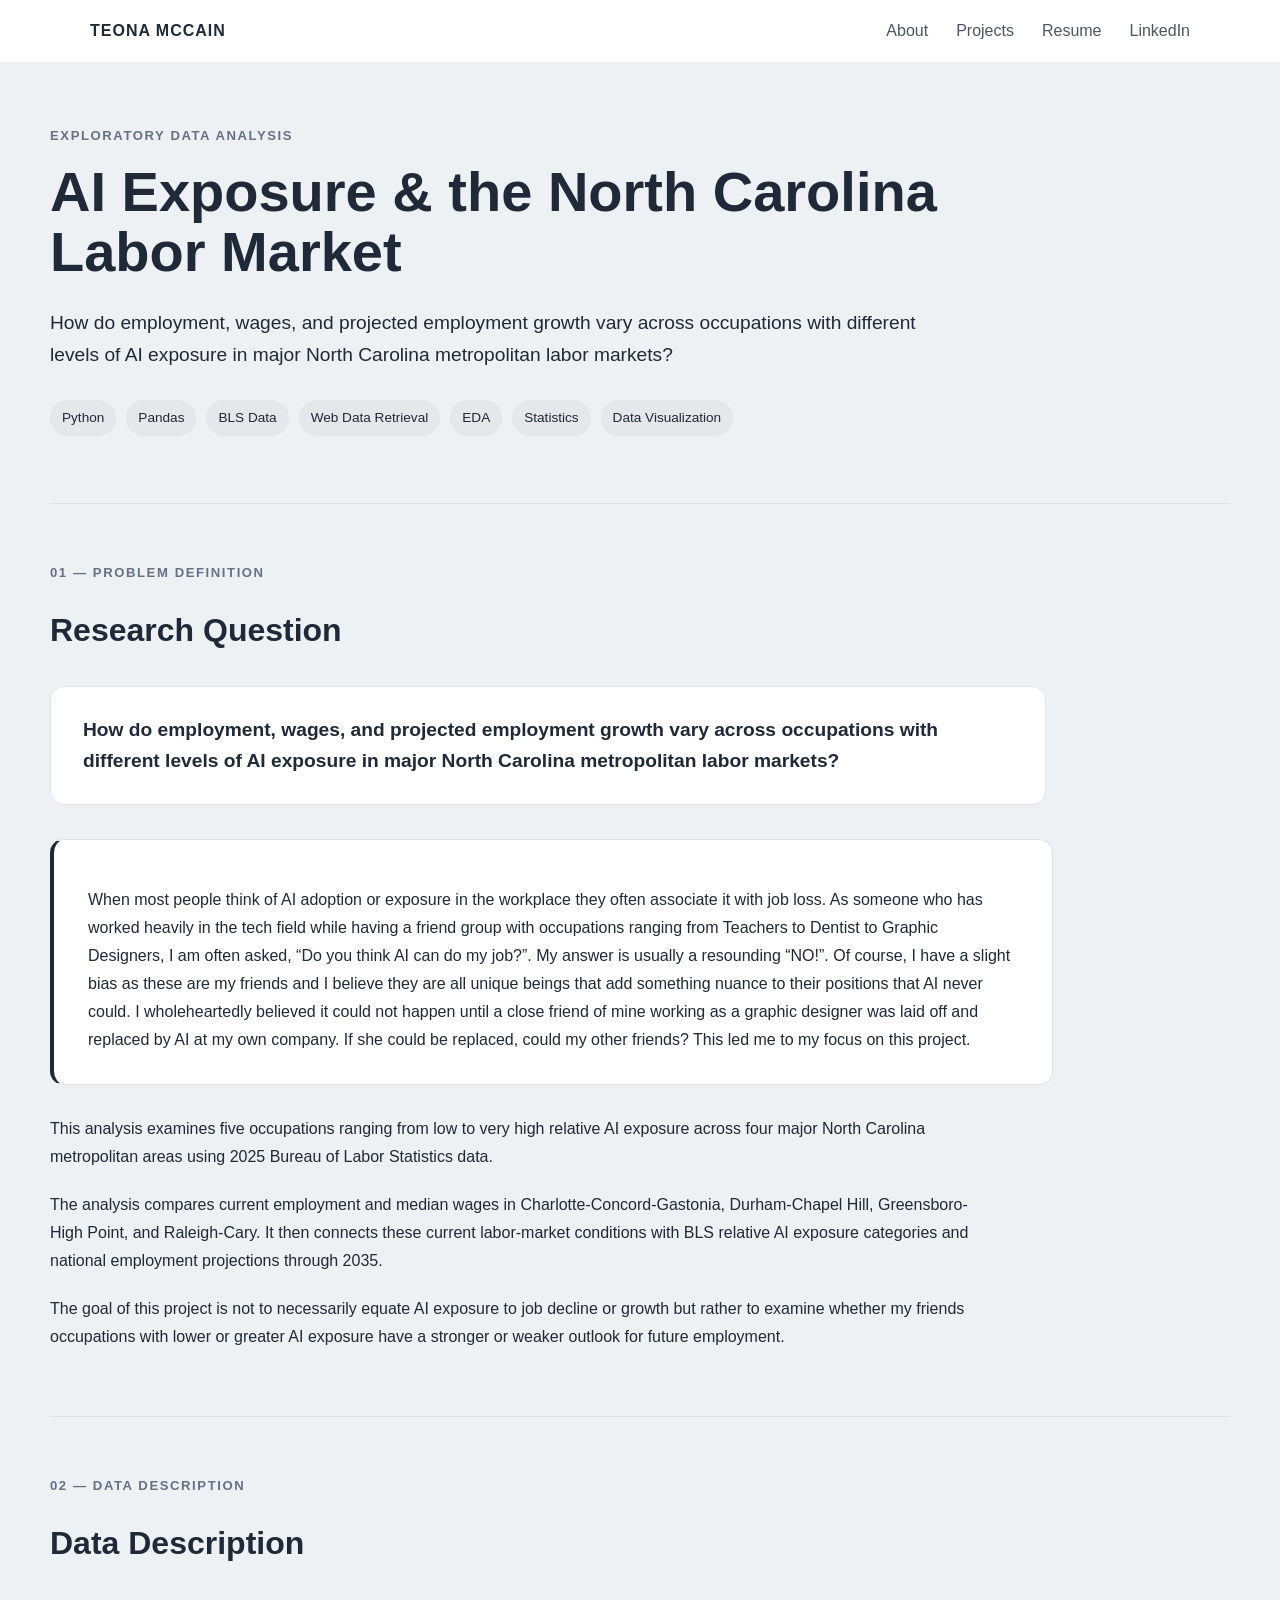
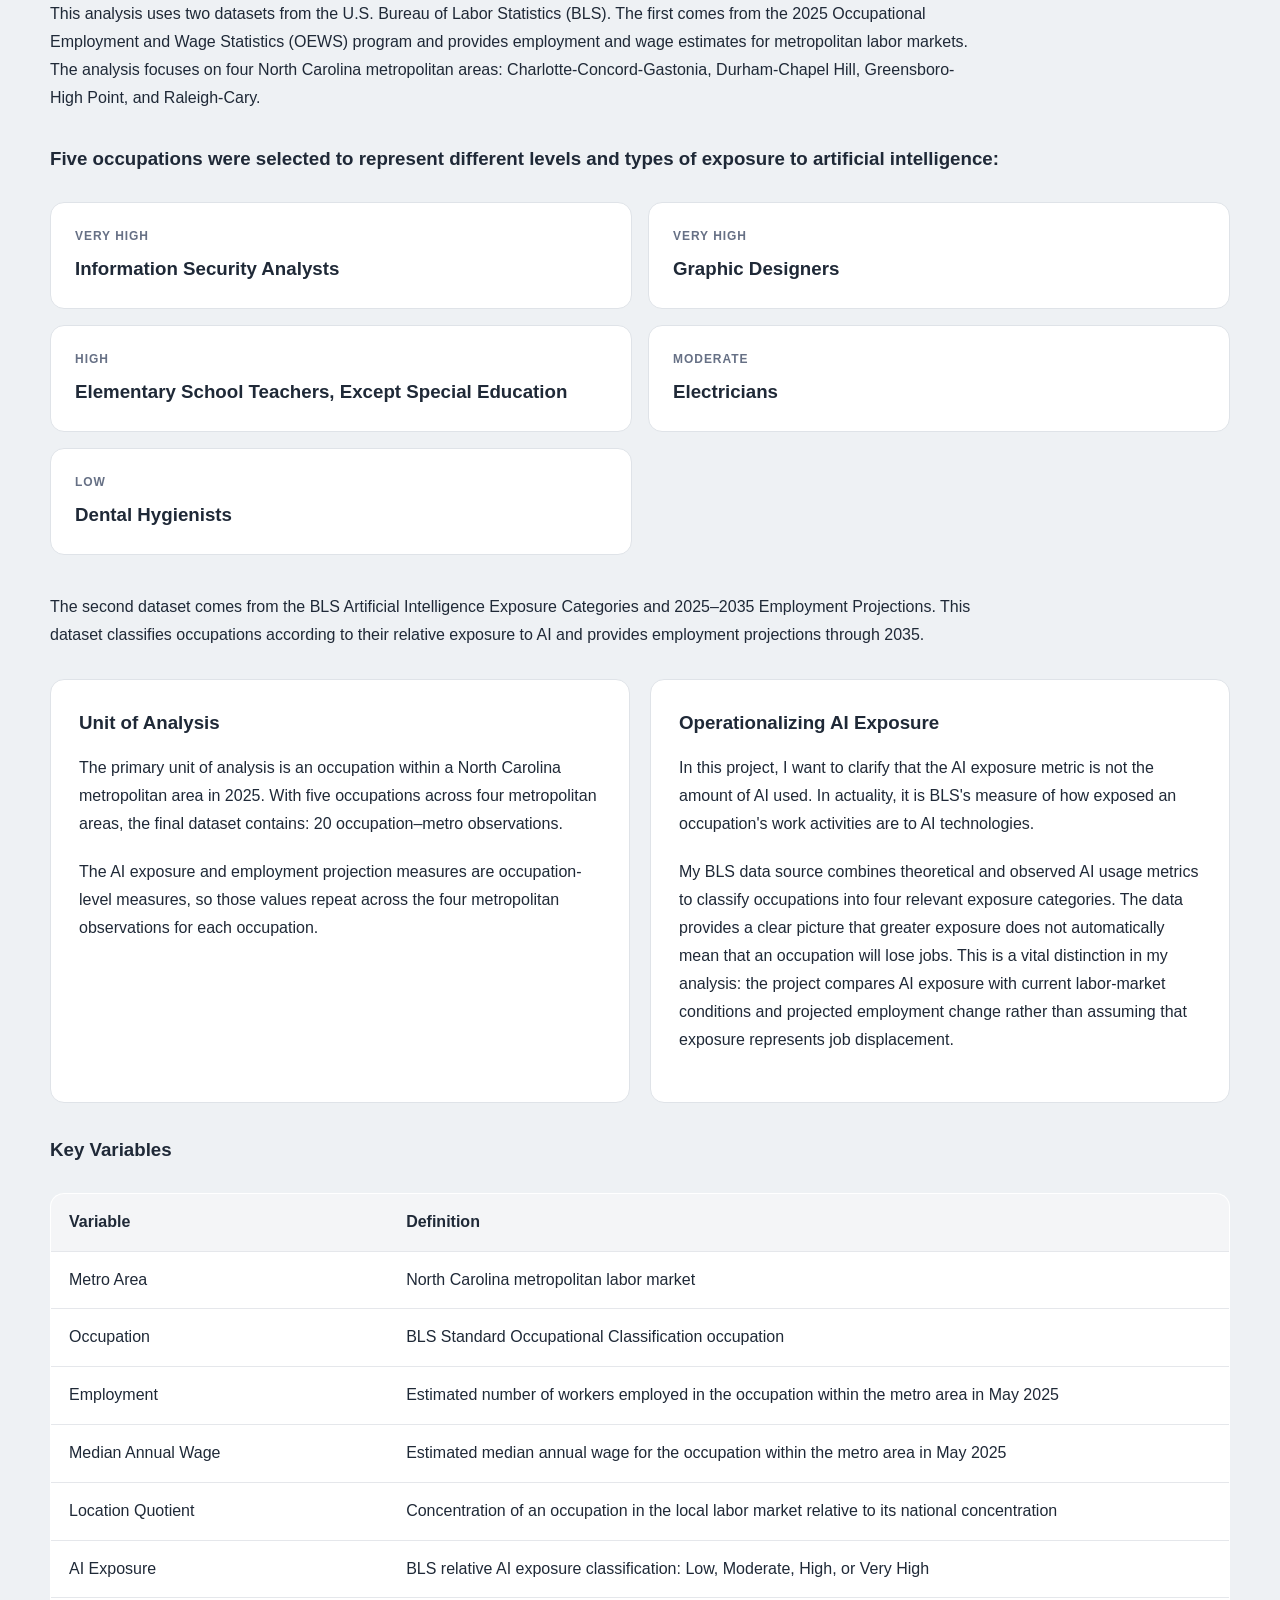
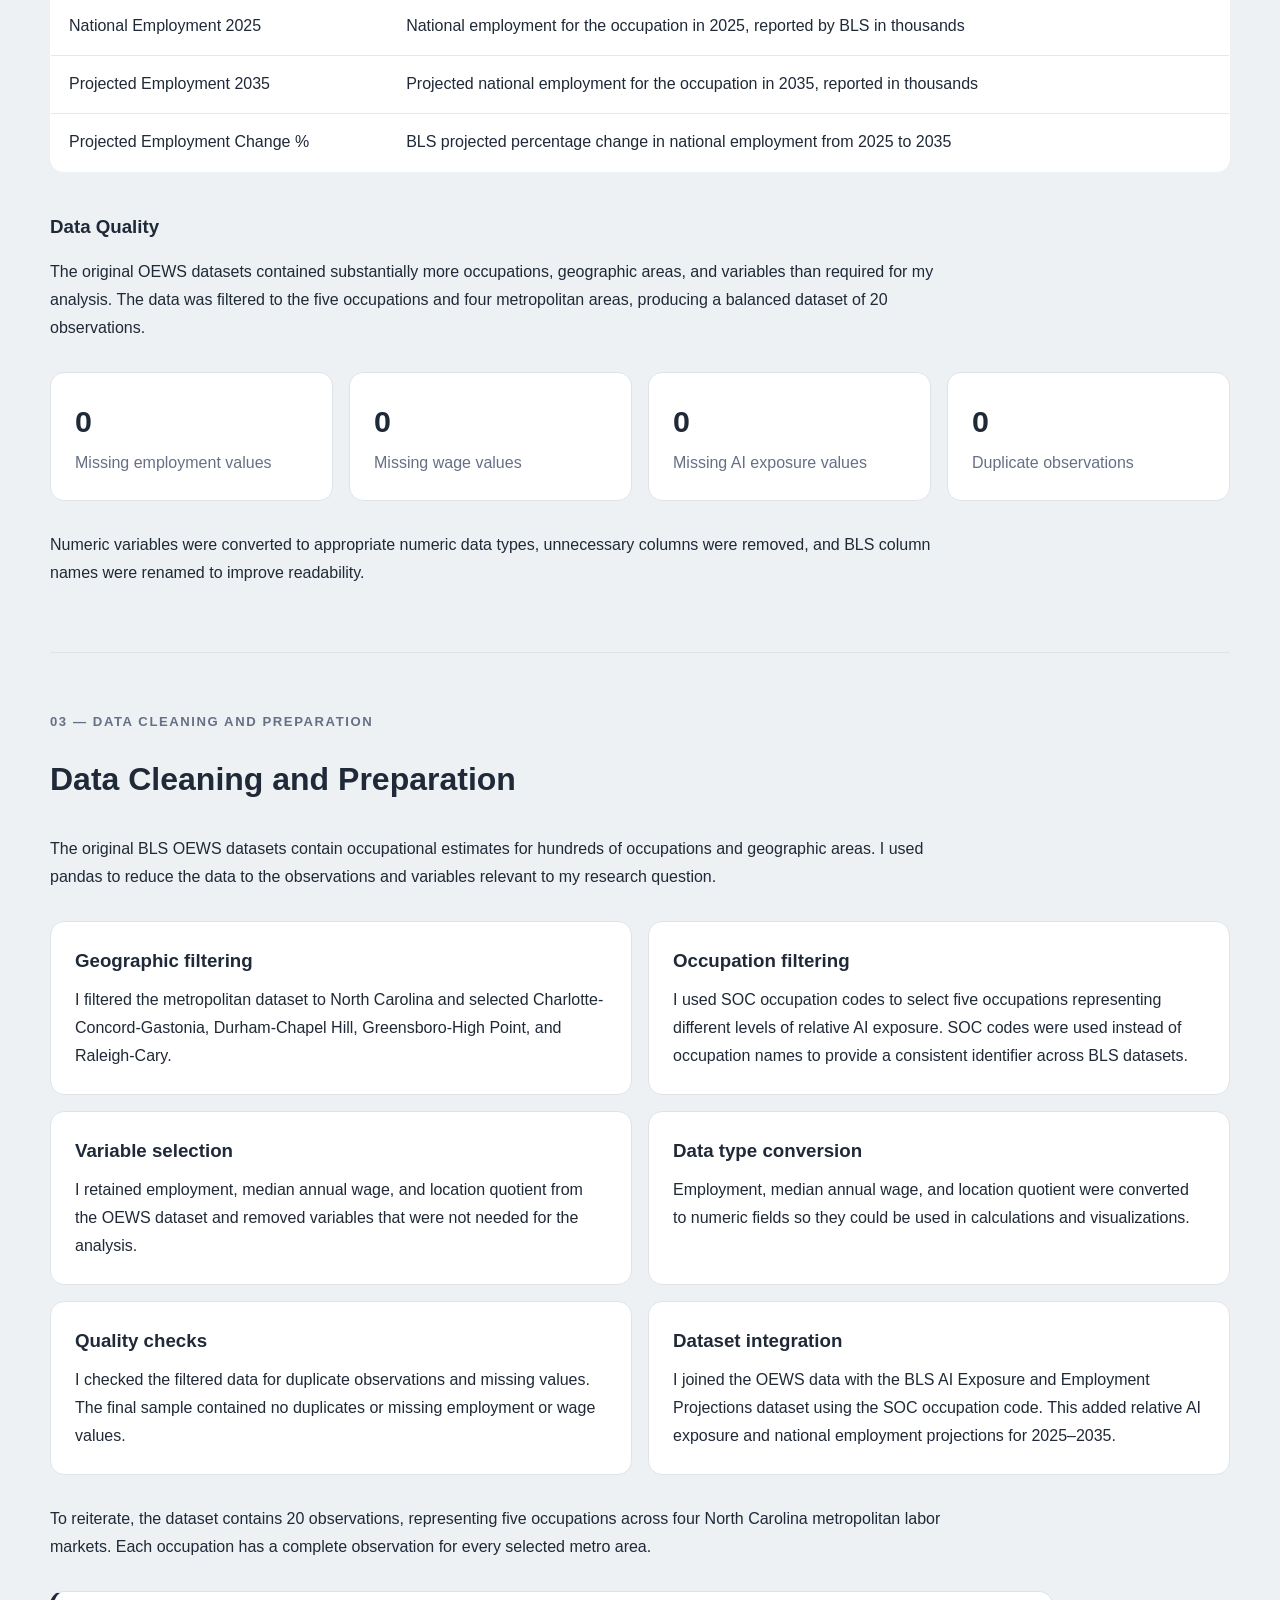
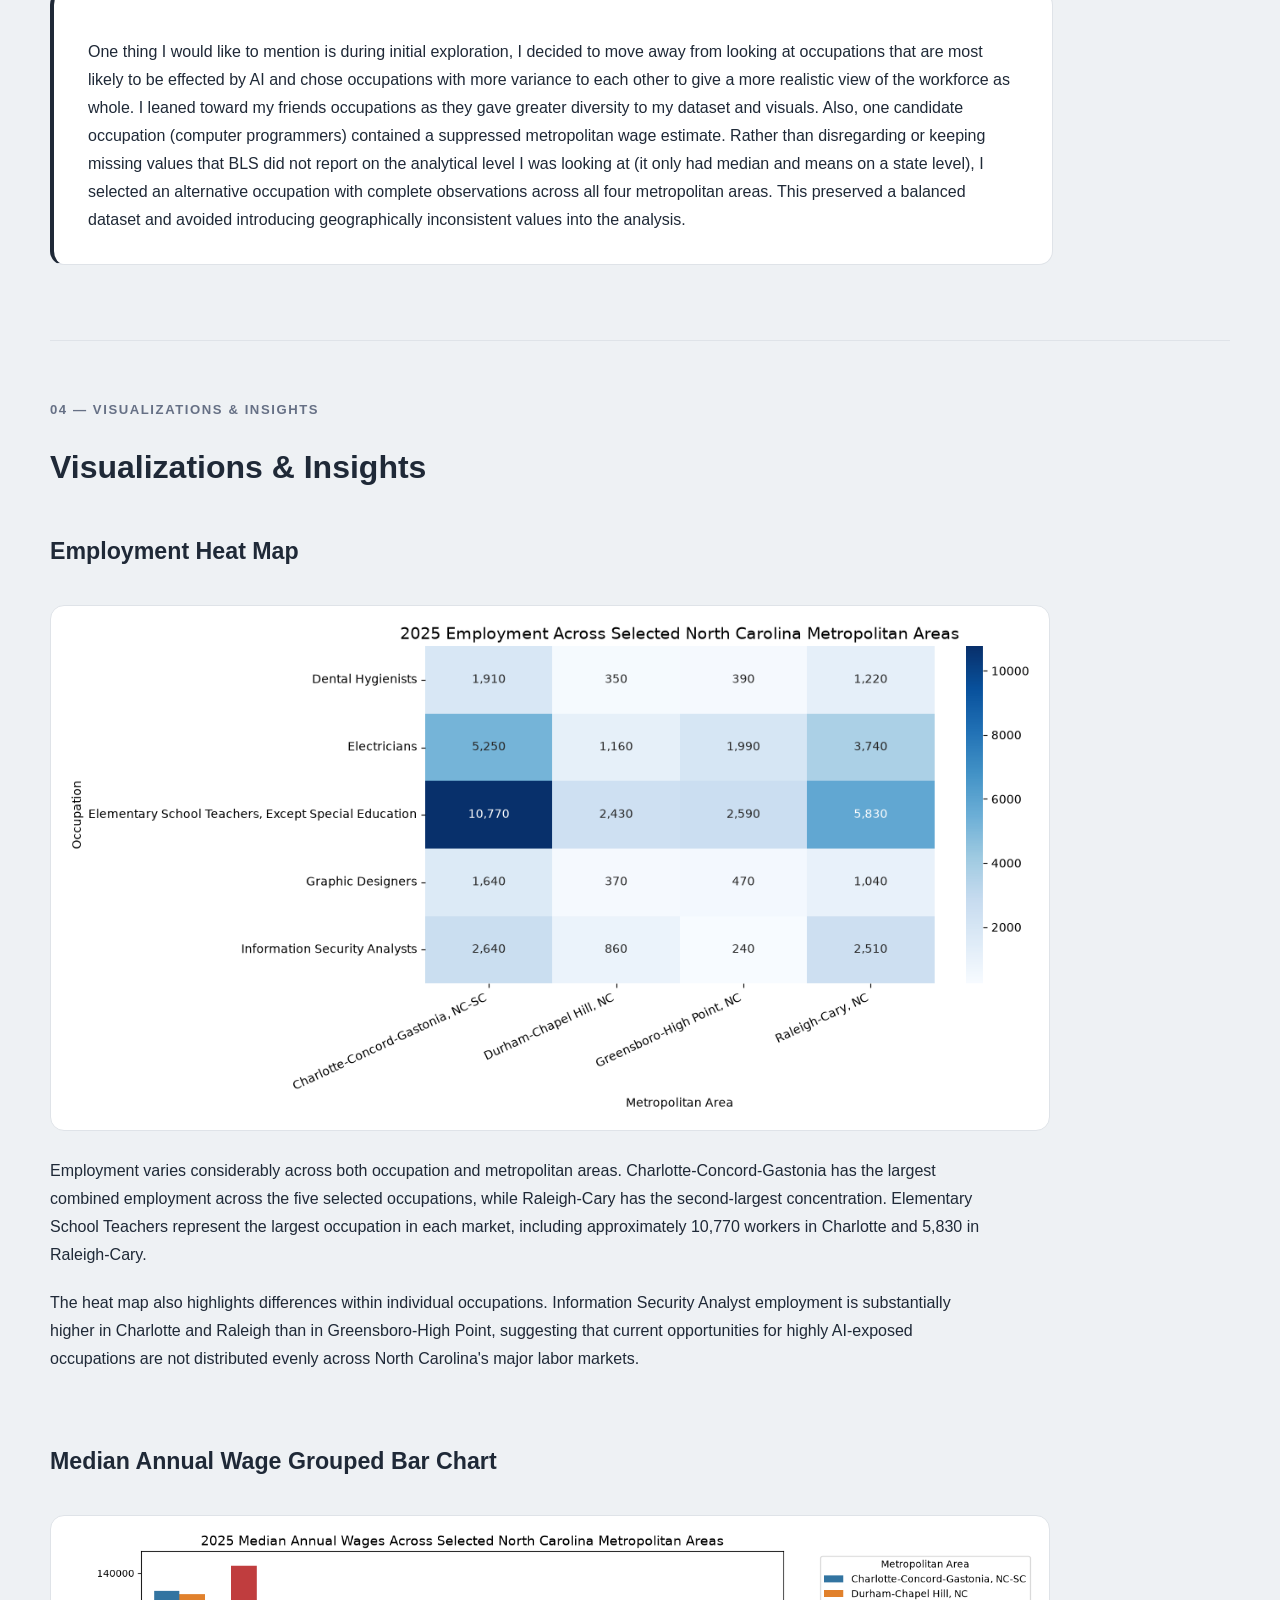
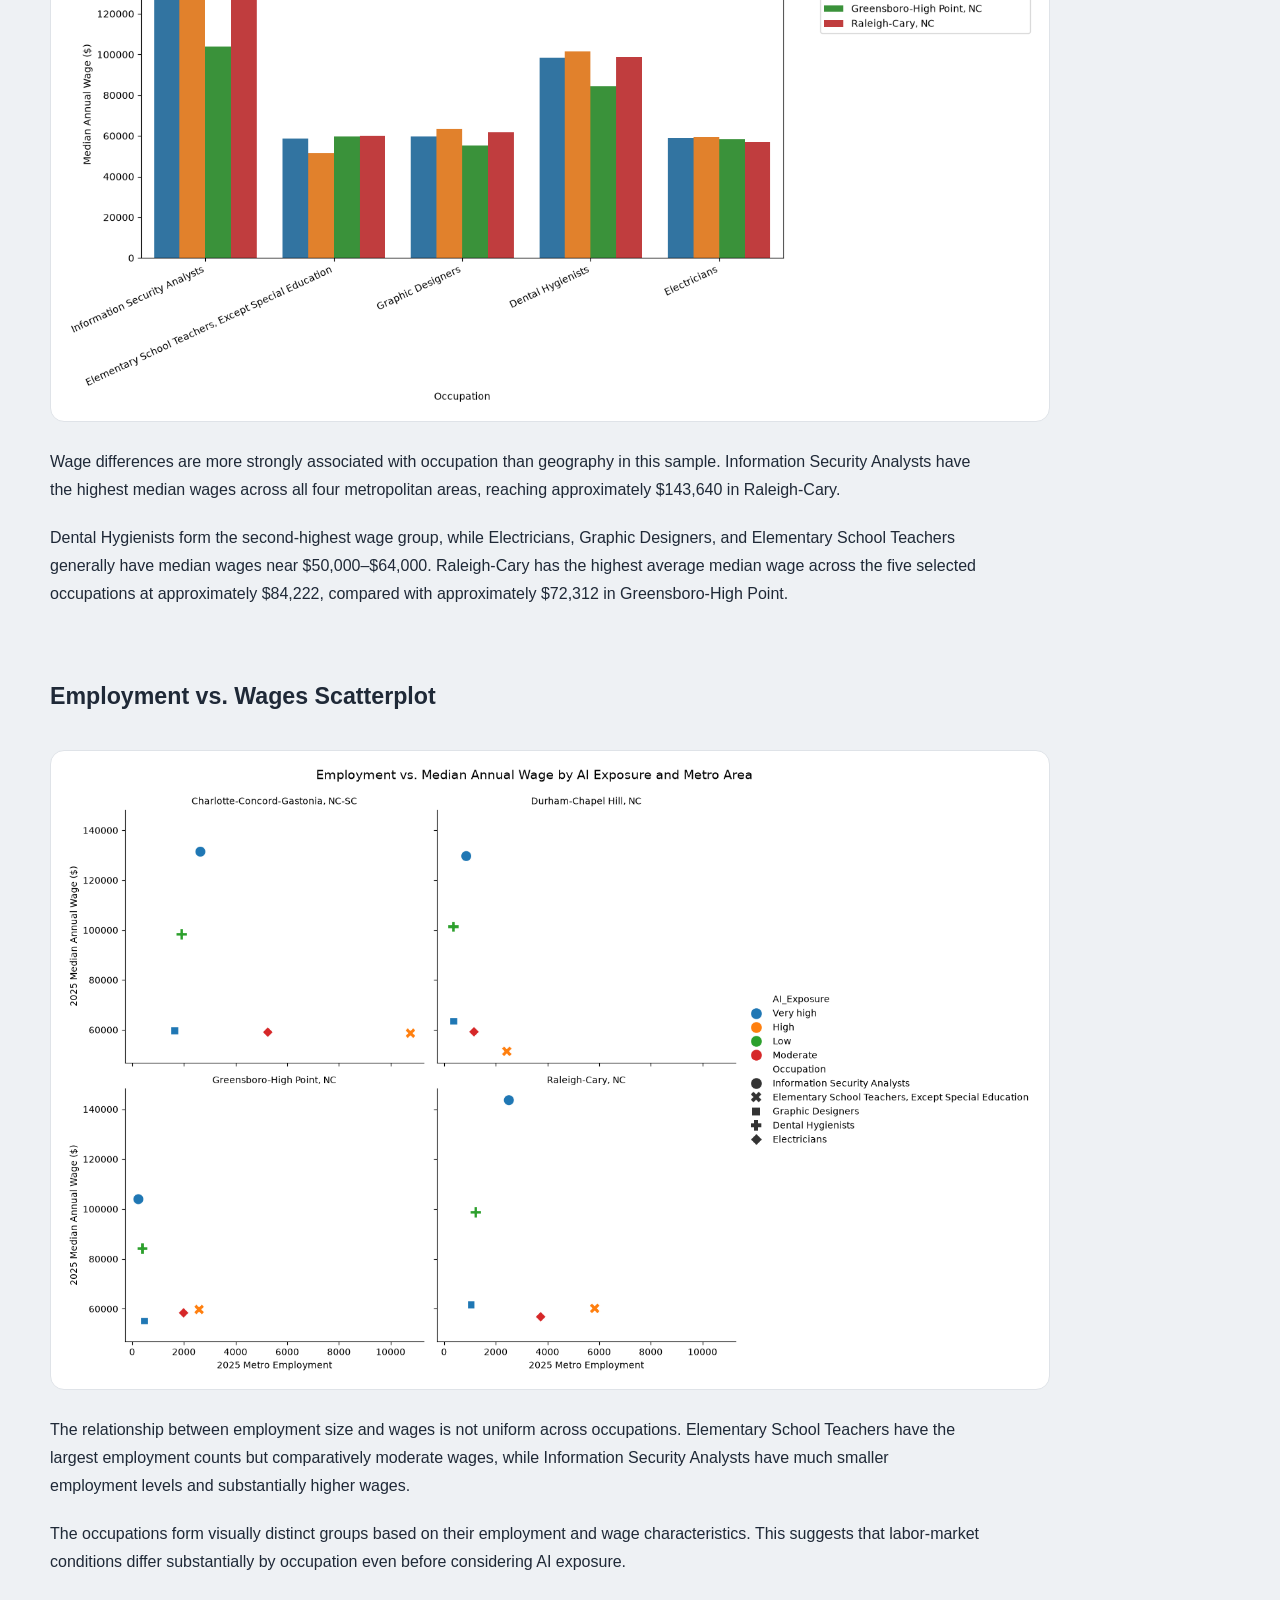
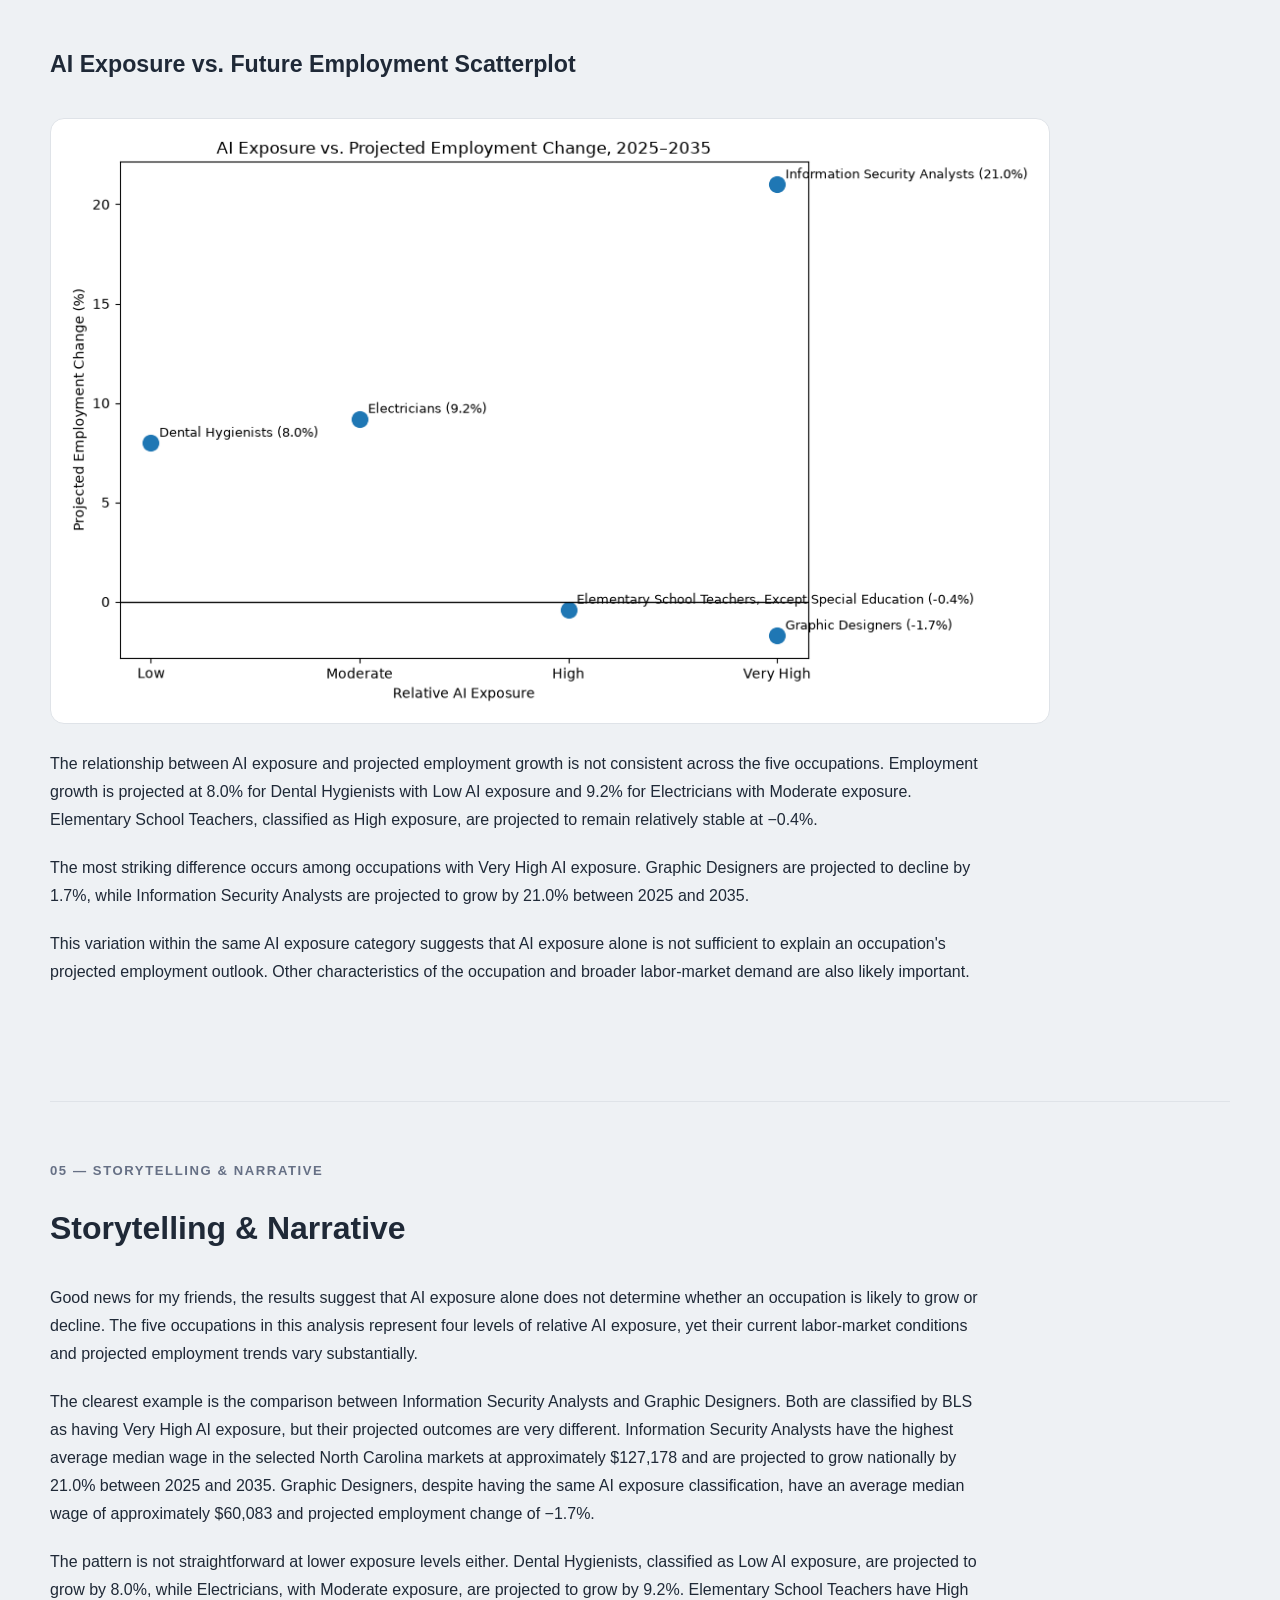
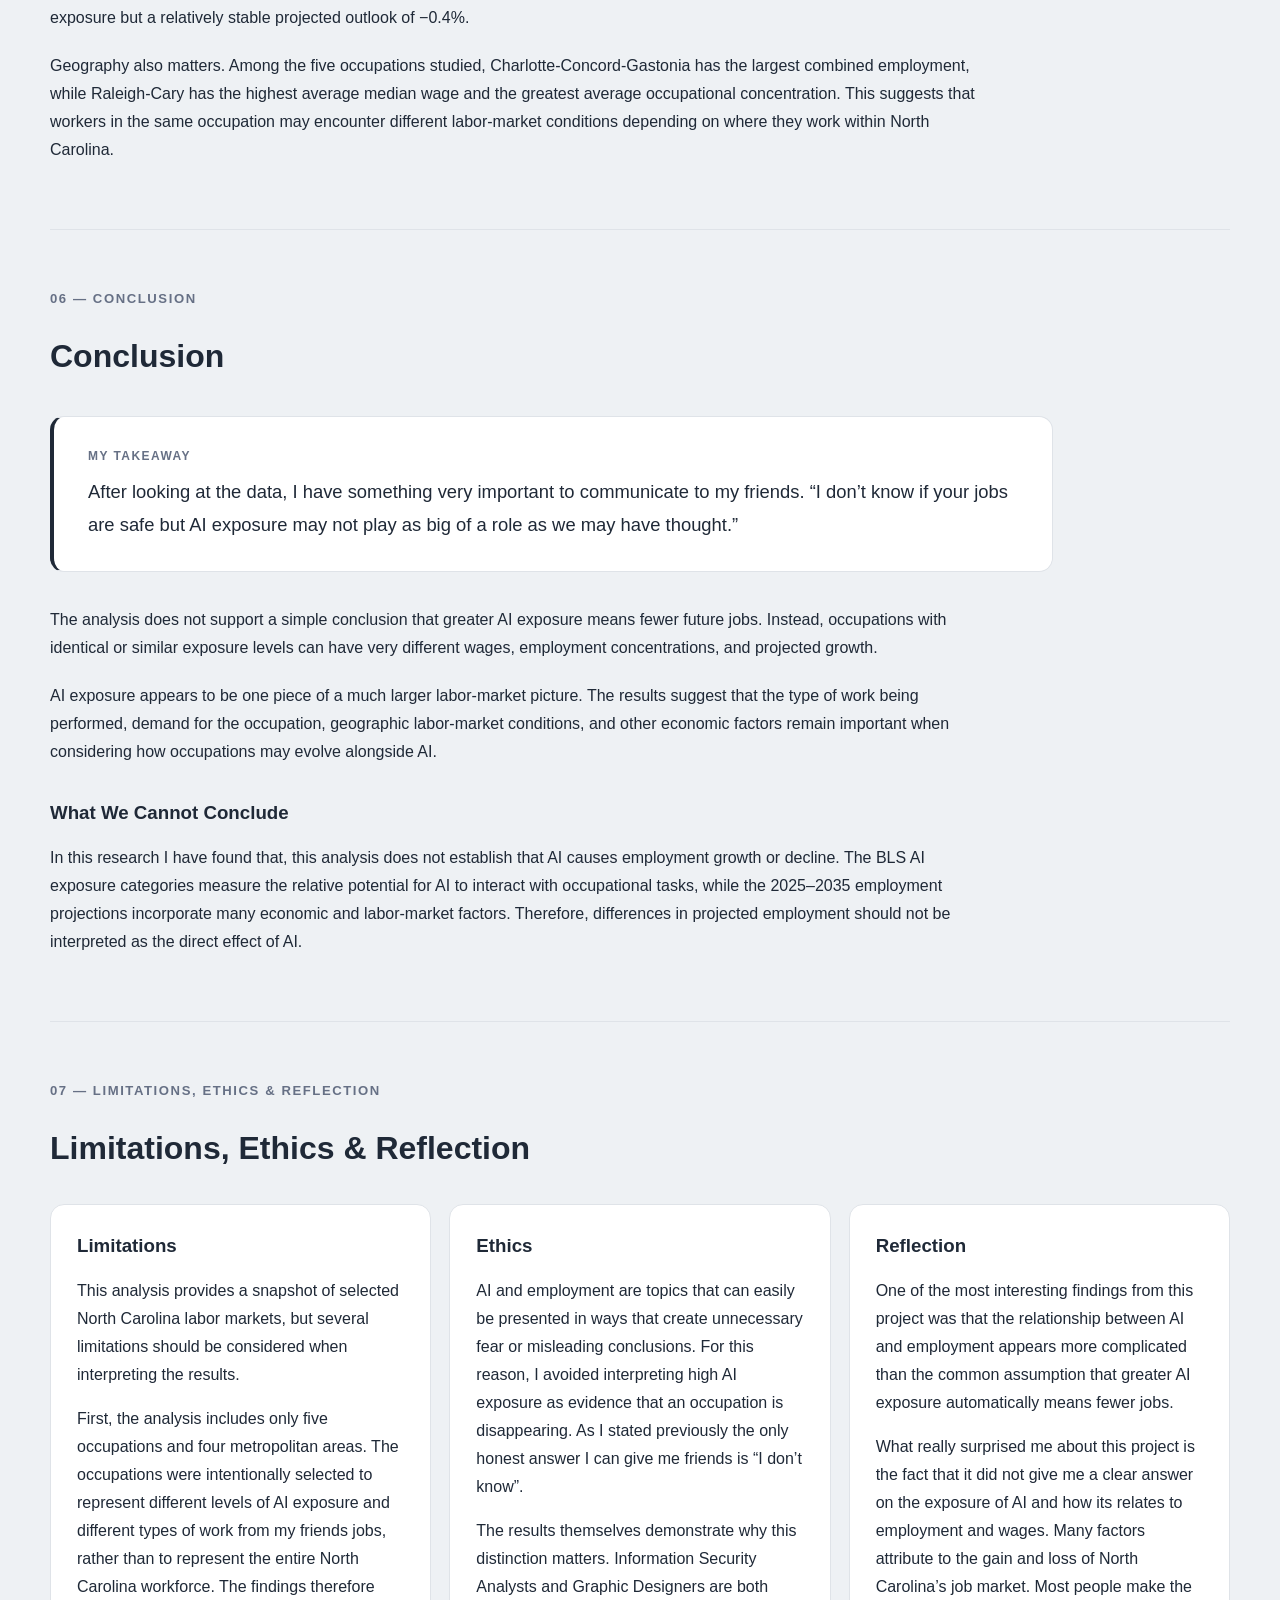
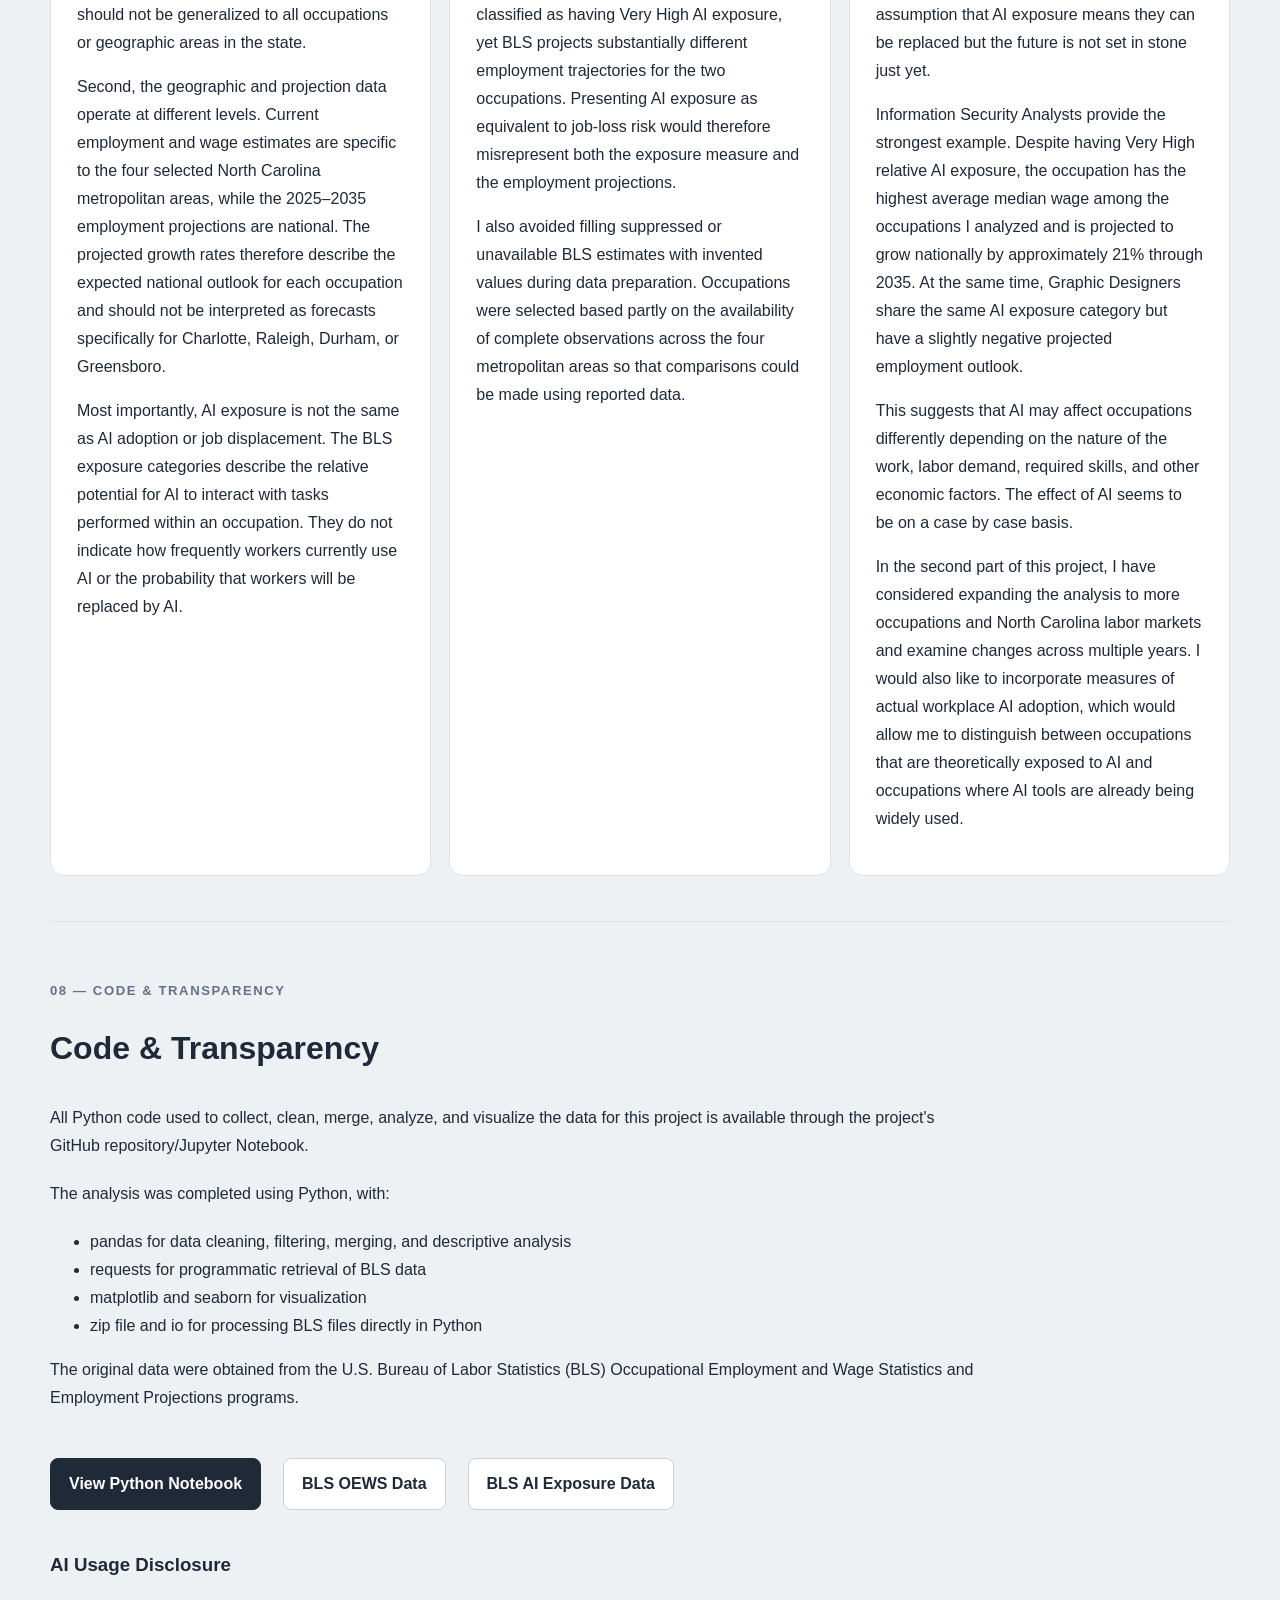
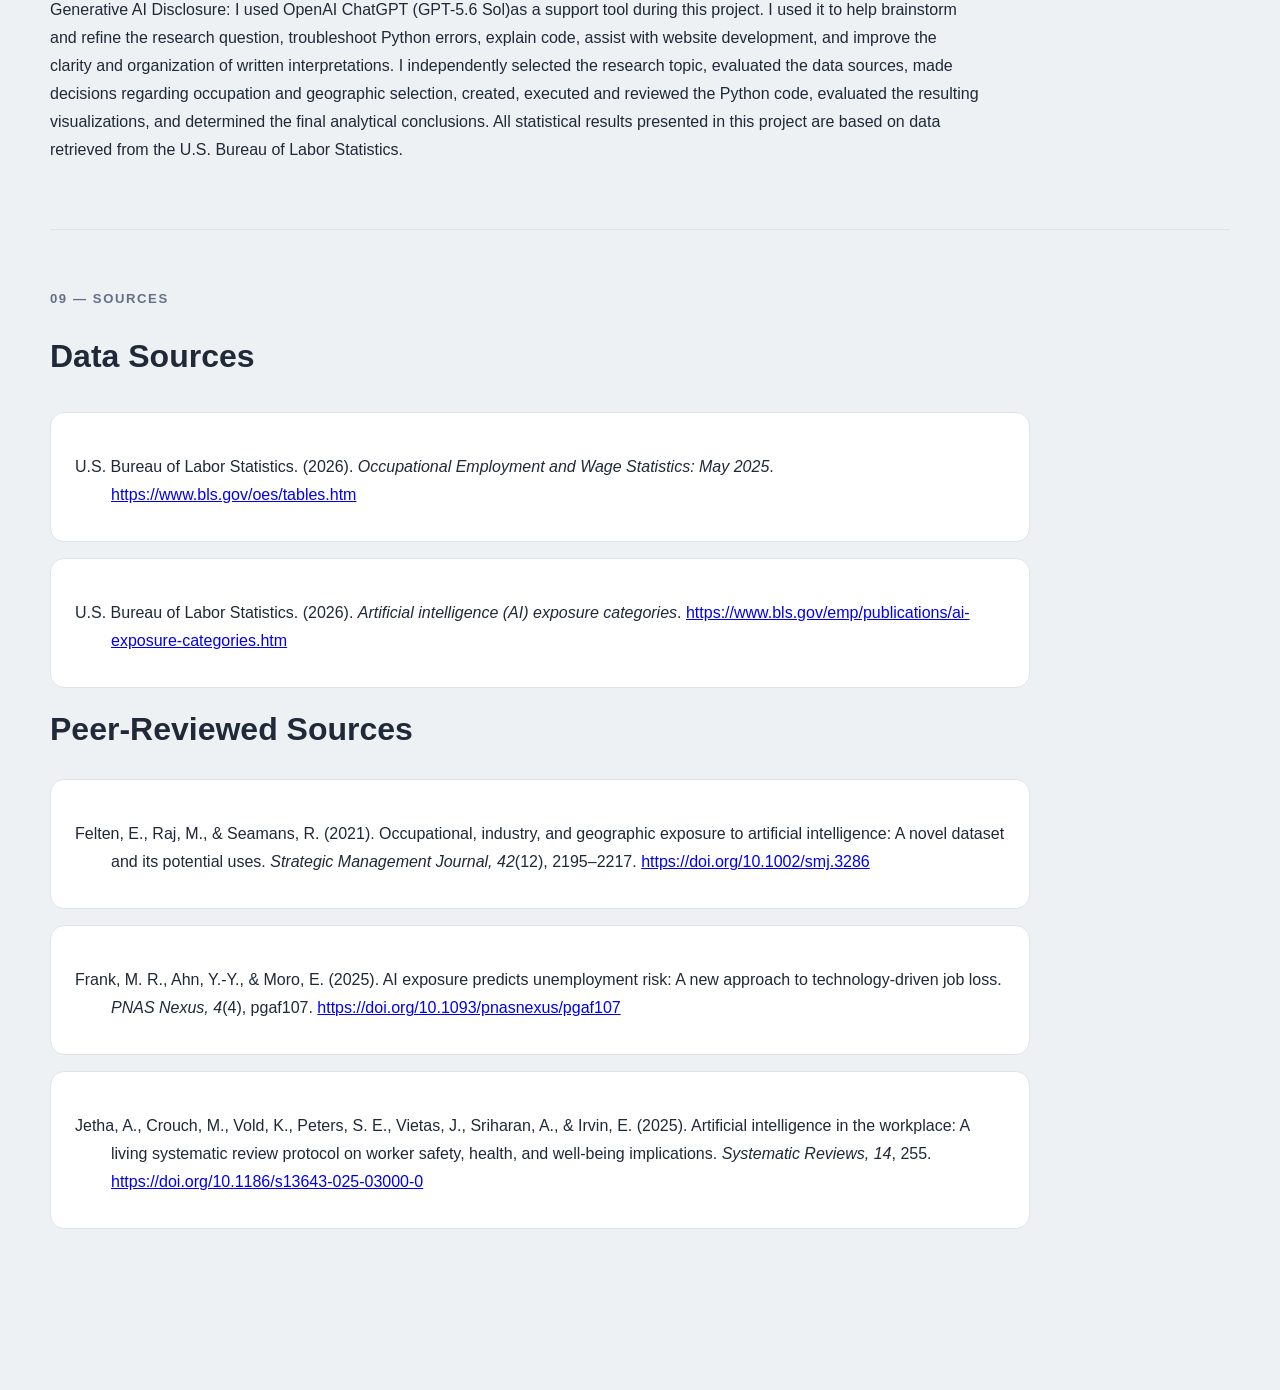
<file: projects/ai-labor-market/index.html>
<!DOCTYPE html>
<html lang="en">

<head>
    <meta charset="UTF-8">
    <meta name="viewport" content="width=device-width, initial-scale=1.0">

    <title>AI Exposure & the North Carolina Labor Market | Teona McCain</title>

    <!-- Existing portfolio stylesheet -->
    <link rel="stylesheet" href="../../assets/css/style.css">

    <!-- Project-specific styling -->
    <style>

        .project-page {
            max-width: 1180px;
            margin: 0 auto;
            padding: 0 32px 100px;
        }

        .project-hero {
            padding: 50px 0 45px;
            max-width: 1000px;
        }

        .project-hero h1 {
            font-size: 3.5rem;
            line-height: 1.08;
            margin: 16px 0 24px;
        }

        .project-intro {
            max-width: 900px;
            font-size: 1.2rem;
            line-height: 1.7;
        }

        .eyebrow,
        .section-number {
            font-size: 0.82rem;
            font-weight: 700;
            letter-spacing: 0.12em;
            text-transform: uppercase;
            color: #667085;
        }

        .project-tags {
            display: flex;
            flex-wrap: wrap;
            gap: 10px;
            margin-top: 28px;
        }

        .project-tags span {
            background: #e5e7eb;
            padding: 7px 12px;
            border-radius: 999px;
            font-size: 0.85rem;
        }

        .project-section {
            padding: 45px 0;
            border-top: 1px solid #dfe3e8;
        }

        .section-header {
            margin-bottom: 30px;
        }

        .project-section h2 {
            font-size: 2rem;
            margin: 8px 0 24px;
        }

        .project-section h3 {
            margin-top: 32px;
            margin-bottom: 14px;
        }

        .project-section p,
        .project-section li {
            line-height: 1.75;
        }

        .project-section p {
            max-width: 930px;
            margin-bottom: 20px;
        }

        .research-question {
            background: #ffffff;
            border: 1px solid #dfe3e8;
            border-radius: 14px;
            padding: 28px 32px;
            margin: 25px 0 34px;
            max-width: 930px;
            font-size: 1.2rem;
            font-weight: 600;
            line-height: 1.6;
        }

        .story-card {
            background: #ffffff;
            border: 1px solid #dfe3e8;
            border-left: 4px solid #1f2937;
            border-radius: 14px;
            padding: 30px 34px;
            margin: 30px 0;
            max-width: 930px;
        }

        .story-card p:last-child {
            margin-bottom: 0;
        }

        .content-grid {
            display: grid;
            gap: 20px;
            margin: 30px 0;
        }

        .two-column {
            grid-template-columns: repeat(2, minmax(0, 1fr));
        }

        .content-card {
            background: #ffffff;
            border: 1px solid #dfe3e8;
            border-radius: 14px;
            padding: 28px;
        }

        .content-card h3 {
            margin-top: 0;
        }

        .occupation-grid {
            display: grid;
            grid-template-columns: repeat(2, minmax(0, 1fr));
            gap: 16px;
            margin: 28px 0 38px;
        }

        .occupation-card {
            background: #ffffff;
            border: 1px solid #dfe3e8;
            border-radius: 14px;
            padding: 24px;
        }

        .occupation-card span {
            display: block;
            font-size: 0.75rem;
            font-weight: 700;
            letter-spacing: 0.08em;
            color: #667085;
            margin-bottom: 8px;
        }

        .occupation-card h3 {
            margin: 0;
        }

        .project-stats {
            display: grid;
            grid-template-columns: repeat(4, minmax(0, 1fr));
            gap: 16px;
            margin: 30px 0;
        }

        .project-stats > div {
            background: #ffffff;
            border: 1px solid #dfe3e8;
            border-radius: 14px;
            padding: 24px;
        }

        .project-stats strong {
            display: block;
            font-size: 1.9rem;
            margin-bottom: 5px;
        }

        .project-stats span {
            color: #667085;
            line-height: 1.4;
        }

        .variables-table {
            width: 100%;
            border-collapse: collapse;
            margin: 28px 0 40px;
            background: #ffffff;
            border-radius: 14px;
            overflow: hidden;
            border: 1px solid #dfe3e8;
        }

        .variables-table th,
        .variables-table td {
            text-align: left;
            padding: 16px 18px;
            border-bottom: 1px solid #e5e7eb;
            vertical-align: top;
            line-height: 1.55;
        }

        .variables-table th {
            font-weight: 700;
            background: #f4f5f7;
        }

        .variables-table tr:last-child td {
            border-bottom: none;
        }

        .cleaning-grid {
            display: grid;
            grid-template-columns: repeat(2, minmax(0, 1fr));
            gap: 16px;
            margin: 30px 0;
        }

        .cleaning-card {
            background: #ffffff;
            border: 1px solid #dfe3e8;
            border-radius: 14px;
            padding: 24px;
        }

        .cleaning-card h3 {
            margin: 0 0 10px;
        }

        .cleaning-card p {
            margin: 0;
        }

        .visual-block {
            margin: 40px 0 70px;
        }

        .visual-block h3 {
            font-size: 1.45rem;
            margin-bottom: 20px;
        }

        .project-chart {
            display: block;
            width: 100%;
            height: auto;
            background: #ffffff;
            border: 1px solid #dfe3e8;
            border-radius: 14px;
            padding: 12px;
            box-sizing: border-box;
            margin-bottom: 26px;
        }

        .visual-copy {
            max-width: 930px;
        }

        .callout {
            background: #ffffff;
            border: 1px solid #dfe3e8;
            border-left: 4px solid #1f2937;
            border-radius: 14px;
            padding: 30px 34px;
            margin: 34px 0;
            max-width: 930px;
        }

        .callout-label {
            display: block;
            font-size: 0.75rem;
            font-weight: 700;
            letter-spacing: 0.12em;
            color: #667085;
            margin-bottom: 10px;
        }

        .callout p {
            margin: 0;
            font-size: 1.15rem;
        }

        .reflection-grid {
            display: grid;
            grid-template-columns: repeat(3, minmax(0, 1fr));
            gap: 18px;
            margin-top: 30px;
        }

        .reflection-card {
            background: #ffffff;
            border: 1px solid #dfe3e8;
            border-radius: 14px;
            padding: 26px;
        }

        .reflection-card h3 {
            margin: 0 0 14px;
        }

        .reflection-card p {
            margin-bottom: 16px;
        }

        .project-buttons {
            display: flex;
            flex-wrap: wrap;
            gap: 12px;
            margin: 28px 0 40px;
        }

        .project-buttons .button {
            display: inline-block;
            padding: 12px 18px;
            border: 1px solid #cbd0d6;
            border-radius: 8px;
            text-decoration: none;
            color: #1f2937;
            background: #ffffff;
            font-weight: 600;
        }

        .project-buttons .button.primary {
            background: #1f2937;
            color: #ffffff;
            border-color: #1f2937;
        }

        .project-buttons .button:hover {
            opacity: 0.9;
        }

        .source-card {
            background: #ffffff;
            border: 1px solid #dfe3e8;
            border-radius: 14px;
            padding: 24px;
            margin-bottom: 16px;
            max-width: 930px;
        }

        .source-card p {
            margin-bottom: 8px;
        }

        .source-card a {
            word-break: break-word;
        }

        @media (max-width: 850px) {

            .project-page {
                padding: 0 20px 70px;
            }

            .project-hero {
                padding: 70px 0 55px;
            }

            .project-hero h1 {
                font-size: 2.5rem;
            }

            .two-column,
            .occupation-grid,
            .cleaning-grid,
            .reflection-grid,
            .project-stats {
                grid-template-columns: 1fr;
            }

            .variables-table {
                font-size: 0.9rem;
            }
        }
        /* Project page background only */
        body {
            background: #eef1f4;
        }

        /* Keep navigation white */
        nav {
            background: #ffffff;
        }

        /* Project content matches darker background */
        .project-page {
            background: #eef1f4;
        }
        .apa-reference {
            padding-left: 36px;
            text-indent: -36px;
            line-height: 1.7;
        }

    </style>

</head>


<body>

    <!-- NAVIGATION -->

    <nav>

        <div class="nav-container">

            <a class="logo" href="../../index.html">
                TEONA MCCAIN
            </a>

            <div class="nav-links">

                <a href="../../index.html#about">About</a>

                <a href="../../index.html#projects">Projects</a>

                <a href="../../resume.pdf" target="_blank">
                    Resume
                </a>

                <a href="https://www.linkedin.com/in/teona-mccain"
                   target="_blank">
                    LinkedIn
                </a>

            </div>

        </div>

    </nav>


    <main class="project-page">


        <!-- HERO -->

        <section class="project-hero">

            <p class="eyebrow">
                EXPLORATORY DATA ANALYSIS
            </p>

            <h1>
                AI Exposure & the North Carolina Labor Market
            </h1>

            <p class="project-intro">
                How do employment, wages, and projected employment growth vary across
                occupations with different levels of AI exposure in major North Carolina
                metropolitan labor markets?
            </p>

            <div class="project-tags">

                <span>Python</span>

                <span>Pandas</span>

                <span>BLS Data</span>

                <span>Web Data Retrieval</span>

                <span>EDA</span>

                <span>Statistics</span>

                <span>Data Visualization</span>

            </div>

        </section>



        <!-- PROBLEM DEFINITION -->

        <section class="project-section">

            <div class="section-header">

                <p class="section-number">
                    01 — PROBLEM DEFINITION
                </p>

                <h2>
                    Research Question
                </h2>

            </div>


            <div class="research-question">

                How do employment, wages, and projected employment growth vary across
                occupations with different levels of AI exposure in major North Carolina
                metropolitan labor markets?

            </div>


            <div class="story-card">

                <p>
                    When most people think of AI adoption or exposure in the workplace they
                    often associate it with job loss. As someone who has worked heavily in the
                    tech field while having a friend group with occupations ranging from
                    Teachers to Dentist to Graphic Designers, I am often asked, “Do you think
                    AI can do my job?”. My answer is usually a resounding “NO!”. Of course, I
                    have a slight bias as these are my friends and I believe they are all unique
                    beings that add something nuance to their positions that AI never could. I
                    wholeheartedly believed it could not happen until a close friend of mine
                    working as a graphic designer was laid off and replaced by AI at my own
                    company. If she could be replaced, could my other friends? This led me to
                    my focus on this project.
                </p>

            </div>


            <p>
                This analysis examines five occupations ranging from low to very high
                relative AI exposure across four major North Carolina metropolitan areas
                using 2025 Bureau of Labor Statistics data.
            </p>


            <p>
                The analysis compares current employment and median wages in
                Charlotte-Concord-Gastonia, Durham-Chapel Hill, Greensboro-High Point,
                and Raleigh-Cary. It then connects these current labor-market conditions
                with BLS relative AI exposure categories and national employment
                projections through 2035.
            </p>


            <p>
                The goal of this project is not to necessarily equate AI exposure to job
                decline or growth but rather to examine whether my friends occupations
                with lower or greater AI exposure have a stronger or weaker outlook for
                future employment.
            </p>

        </section>



        <!-- DATA DESCRIPTION -->

        <section class="project-section">

            <div class="section-header">

                <p class="section-number">
                    02 — DATA DESCRIPTION
                </p>

                <h2>
                    Data Description
                </h2>

            </div>


            <p>
                This analysis uses two datasets from the U.S. Bureau of Labor Statistics
                (BLS). The first comes from the 2025 Occupational Employment and Wage
                Statistics (OEWS) program and provides employment and wage estimates
                for metropolitan labor markets. The analysis focuses on four North
                Carolina metropolitan areas: Charlotte-Concord-Gastonia, Durham-Chapel
                Hill, Greensboro-High Point, and Raleigh-Cary.
            </p>


            <h3>
                Five occupations were selected to represent different levels and types of
                exposure to artificial intelligence:
            </h3>


            <div class="occupation-grid">

                <div class="occupation-card">

                    <span>
                        VERY HIGH
                    </span>

                    <h3>
                        Information Security Analysts
                    </h3>

                </div>


                <div class="occupation-card">

                    <span>
                        VERY HIGH
                    </span>

                    <h3>
                        Graphic Designers
                    </h3>

                </div>


                <div class="occupation-card">

                    <span>
                        HIGH
                    </span>

                    <h3>
                        Elementary School Teachers, Except Special Education
                    </h3>

                </div>


                <div class="occupation-card">

                    <span>
                        MODERATE
                    </span>

                    <h3>
                        Electricians
                    </h3>

                </div>


                <div class="occupation-card">

                    <span>
                        LOW
                    </span>

                    <h3>
                        Dental Hygienists
                    </h3>

                </div>

            </div>


            <p>
                The second dataset comes from the BLS Artificial Intelligence Exposure
                Categories and 2025–2035 Employment Projections. This dataset classifies
                occupations according to their relative exposure to AI and provides
                employment projections through 2035.
            </p>


            <div class="content-grid two-column">

                <div class="content-card">

                    <h3>
                        Unit of Analysis
                    </h3>

                    <p>
                        The primary unit of analysis is an occupation within a North Carolina
                        metropolitan area in 2025. With five occupations across four metropolitan
                        areas, the final dataset contains: 20 occupation–metro observations.
                    </p>

                    <p>
                        The AI exposure and employment projection measures are occupation-level
                        measures, so those values repeat across the four metropolitan
                        observations for each occupation.
                    </p>

                </div>


                <div class="content-card">

                    <h3>
                        Operationalizing AI Exposure
                    </h3>

                    <p>
                        In this project, I want to clarify that the AI exposure metric is not the
                        amount of AI used. In actuality, it is BLS's measure of how exposed an
                        occupation's work activities are to AI technologies.
                    </p>

                    <p>
                        My BLS data source combines theoretical and observed AI usage metrics to
                        classify occupations into four relevant exposure categories. The data
                        provides a clear picture that greater exposure does not automatically mean
                        that an occupation will lose jobs. This is a vital distinction in my analysis:
                        the project compares AI exposure with current labor-market conditions
                        and projected employment change rather than assuming that exposure
                        represents job displacement.
                    </p>

                </div>

            </div>



            <h3>
                Key Variables
            </h3>


            <table class="variables-table">

                <thead>

                    <tr>

                        <th>
                            Variable
                        </th>

                        <th>
                            Definition
                        </th>

                    </tr>

                </thead>


                <tbody>

                    <tr>

                        <td>
                            Metro Area
                        </td>

                        <td>
                            North Carolina metropolitan labor market
                        </td>

                    </tr>


                    <tr>

                        <td>
                            Occupation
                        </td>

                        <td>
                            BLS Standard Occupational Classification occupation
                        </td>

                    </tr>


                    <tr>

                        <td>
                            Employment
                        </td>

                        <td>
                            Estimated number of workers employed in the occupation within the metro area in May 2025
                        </td>

                    </tr>


                    <tr>

                        <td>
                            Median Annual Wage
                        </td>

                        <td>
                            Estimated median annual wage for the occupation within the metro area in May 2025
                        </td>

                    </tr>


                    <tr>

                        <td>
                            Location Quotient
                        </td>

                        <td>
                            Concentration of an occupation in the local labor market relative to its national concentration
                        </td>

                    </tr>


                    <tr>

                        <td>
                            AI Exposure
                        </td>

                        <td>
                            BLS relative AI exposure classification: Low, Moderate, High, or Very High
                        </td>

                    </tr>


                    <tr>

                        <td>
                            National Employment 2025
                        </td>

                        <td>
                            National employment for the occupation in 2025, reported by BLS in thousands
                        </td>

                    </tr>


                    <tr>

                        <td>
                            Projected Employment 2035
                        </td>

                        <td>
                            Projected national employment for the occupation in 2035, reported in thousands
                        </td>

                    </tr>


                    <tr>

                        <td>
                            Projected Employment Change %
                        </td>

                        <td>
                            BLS projected percentage change in national employment from 2025 to 2035
                        </td>

                    </tr>

                </tbody>

            </table>



            <h3>
                Data Quality
            </h3>


            <p>
                The original OEWS datasets contained substantially more occupations,
                geographic areas, and variables than required for my analysis. The data
                was filtered to the five occupations and four metropolitan areas, producing
                a balanced dataset of 20 observations.
            </p>


            <div class="project-stats">

                <div>

                    <strong>
                        0
                    </strong>

                    <span>
                        Missing employment values
                    </span>

                </div>


                <div>

                    <strong>
                        0
                    </strong>

                    <span>
                        Missing wage values
                    </span>

                </div>


                <div>

                    <strong>
                        0
                    </strong>

                    <span>
                        Missing AI exposure values
                    </span>

                </div>


                <div>

                    <strong>
                        0
                    </strong>

                    <span>
                        Duplicate observations
                    </span>

                </div>

            </div>


            <p>
                Numeric variables were converted to appropriate numeric data types,
                unnecessary columns were removed, and BLS column names were
                renamed to improve readability.
            </p>

        </section>



        <!-- DATA CLEANING -->

        <section class="project-section">

            <div class="section-header">

                <p class="section-number">
                    03 — DATA CLEANING AND PREPARATION
                </p>

                <h2>
                    Data Cleaning and Preparation
                </h2>

            </div>


            <p>
                The original BLS OEWS datasets contain occupational estimates for
                hundreds of occupations and geographic areas. I used pandas to reduce the
                data to the observations and variables relevant to my research question.
            </p>


            <div class="cleaning-grid">

                <div class="cleaning-card">

                    <h3>
                        Geographic filtering
                    </h3>

                    <p>
                        I filtered the metropolitan dataset to North
                        Carolina and selected Charlotte-Concord-Gastonia, Durham-Chapel
                        Hill, Greensboro-High Point, and Raleigh-Cary.
                    </p>

                </div>


                <div class="cleaning-card">

                    <h3>
                        Occupation filtering
                    </h3>

                    <p>
                        I used SOC occupation codes to select five
                        occupations representing different levels of relative AI exposure.
                        SOC codes were used instead of occupation names to provide a
                        consistent identifier across BLS datasets.
                    </p>

                </div>


                <div class="cleaning-card">

                    <h3>
                        Variable selection
                    </h3>

                    <p>
                        I retained employment, median annual wage,
                        and location quotient from the OEWS dataset and removed variables
                        that were not needed for the analysis.
                    </p>

                </div>


                <div class="cleaning-card">

                    <h3>
                        Data type conversion
                    </h3>

                    <p>
                        Employment, median annual wage, and
                        location quotient were converted to numeric fields so they could be
                        used in calculations and visualizations.
                    </p>

                </div>


                <div class="cleaning-card">

                    <h3>
                        Quality checks
                    </h3>

                    <p>
                        I checked the filtered data for duplicate
                        observations and missing values. The final sample contained no
                        duplicates or missing employment or wage values.
                    </p>

                </div>


                <div class="cleaning-card">

                    <h3>
                        Dataset integration
                    </h3>

                    <p>
                        I joined the OEWS data with the BLS AI
                        Exposure and Employment Projections dataset using the SOC
                        occupation code. This added relative AI exposure and national
                        employment projections for 2025–2035.
                    </p>

                </div>

            </div>


            <p>
                To reiterate, the dataset contains 20 observations, representing five
                occupations across four North Carolina metropolitan labor markets. Each
                occupation has a complete observation for every selected metro area.
            </p>


            <div class="story-card">

                <p>
                    One thing I would like to mention is during initial exploration, I decided to
                    move away from looking at occupations that are most likely to be effected
                    by AI and chose occupations with more variance to each other to give a
                    more realistic view of the workforce as whole. I leaned toward my friends
                    occupations as they gave greater diversity to my dataset and visuals. Also,
                    one candidate occupation (computer programmers) contained a
                    suppressed metropolitan wage estimate. Rather than disregarding or
                    keeping missing values that BLS did not report on the analytical level I was
                    looking at (it only had median and means on a state level), I selected an
                    alternative occupation with complete observations across all four
                    metropolitan areas. This preserved a balanced dataset and avoided
                    introducing geographically inconsistent values into the analysis.
                </p>

            </div>

        </section>



        <!-- VISUALIZATIONS -->

        <section class="project-section">

            <div class="section-header">

                <p class="section-number">
                    04 — VISUALIZATIONS & INSIGHTS
                </p>

                <h2>
                    Visualizations & Insights
                </h2>

            </div>



            <div class="visual-block">

                <h3>
                    Employment Heat Map
                </h3>

                <img
                    class="project-chart"
                    src="heatmap.png"
                    alt="2025 Employment Across Selected North Carolina Metropolitan Areas"
                >

                <div class="visual-copy">

                    <p>
                        Employment varies considerably across both occupation and metropolitan
                        areas. Charlotte-Concord-Gastonia has the largest combined employment
                        across the five selected occupations, while Raleigh-Cary has the second-largest
                        concentration. Elementary School Teachers represent the largest
                        occupation in each market, including approximately 10,770 workers in
                        Charlotte and 5,830 in Raleigh-Cary.
                    </p>

                    <p>
                        The heat map also highlights differences within individual occupations.
                        Information Security Analyst employment is substantially higher in
                        Charlotte and Raleigh than in Greensboro-High Point, suggesting that
                        current opportunities for highly AI-exposed occupations are not distributed
                        evenly across North Carolina's major labor markets.
                    </p>

                </div>

            </div>



            <div class="visual-block">

                <h3>
                    Median Annual Wage Grouped Bar Chart
                </h3>

                <img
                    class="project-chart"
                    src="bar_chart.png"
                    alt="2025 Median Annual Wages Across Selected North Carolina Metropolitan Areas"
                >

                <div class="visual-copy">

                    <p>
                        Wage differences are more strongly associated with occupation than
                        geography in this sample. Information Security Analysts have the highest
                        median wages across all four metropolitan areas, reaching approximately
                        $143,640 in Raleigh-Cary.
                    </p>

                    <p>
                        Dental Hygienists form the second-highest wage group, while Electricians,
                        Graphic Designers, and Elementary School Teachers generally have median
                        wages near $50,000–$64,000. Raleigh-Cary has the highest average median
                        wage across the five selected occupations at approximately $84,222,
                        compared with approximately $72,312 in Greensboro-High Point.
                    </p>

                </div>

            </div>



            <div class="visual-block">

                <h3>
                    Employment vs. Wages Scatterplot
                </h3>

                <img
                    class="project-chart"
                    src="scatterplot.png"
                    alt="Employment vs. Median Annual Wage by AI Exposure and Metro Area"
                >

                <div class="visual-copy">

                    <p>
                        The relationship between employment size and wages is not uniform
                        across occupations. Elementary School Teachers have the largest
                        employment counts but comparatively moderate wages, while Information
                        Security Analysts have much smaller employment levels and substantially
                        higher wages.
                    </p>

                    <p>
                        The occupations form visually distinct groups based on their employment
                        and wage characteristics. This suggests that labor-market conditions differ
                        substantially by occupation even before considering AI exposure.
                    </p>

                </div>

            </div>



            <div class="visual-block">

                <h3>
                    AI Exposure vs. Future Employment Scatterplot
                </h3>

                <img
                    class="project-chart"
                    src="exposure_chart.png"
                    alt="AI Exposure vs. Projected Employment Change 2025–2035"
                >

                <div class="visual-copy">

                    <p>
                        The relationship between AI exposure and projected employment growth is
                        not consistent across the five occupations. Employment growth is projected
                        at 8.0% for Dental Hygienists with Low AI exposure and 9.2% for
                        Electricians with Moderate exposure. Elementary School Teachers,
                        classified as High exposure, are projected to remain relatively stable at
                        −0.4%.
                    </p>

                    <p>
                        The most striking difference occurs among occupations with Very High AI
                        exposure. Graphic Designers are projected to decline by 1.7%, while
                        Information Security Analysts are projected to grow by 21.0% between
                        2025 and 2035.
                    </p>

                    <p>
                        This variation within the same AI exposure category suggests that AI
                        exposure alone is not sufficient to explain an occupation's projected
                        employment outlook. Other characteristics of the occupation and broader
                        labor-market demand are also likely important.
                    </p>

                </div>

            </div>

        </section>



        <!-- STORYTELLING -->

        <section class="project-section">

            <div class="section-header">

                <p class="section-number">
                    05 — STORYTELLING & NARRATIVE
                </p>

                <h2>
                    Storytelling & Narrative
                </h2>

            </div>


            <p>
                Good news for my friends, the results suggest that AI exposure alone does
                not determine whether an occupation is likely to grow or decline. The five
                occupations in this analysis represent four levels of relative AI exposure,
                yet their current labor-market conditions and projected employment
                trends vary substantially.
            </p>


            <p>
                The clearest example is the comparison between Information Security
                Analysts and Graphic Designers. Both are classified by BLS as having Very
                High AI exposure, but their projected outcomes are very different.
                Information Security Analysts have the highest average median wage in
                the selected North Carolina markets at approximately $127,178 and are
                projected to grow nationally by 21.0% between 2025 and 2035. Graphic
                Designers, despite having the same AI exposure classification, have an
                average median wage of approximately $60,083 and projected employment
                change of −1.7%.
            </p>


            <p>
                The pattern is not straightforward at lower exposure levels either. Dental
                Hygienists, classified as Low AI exposure, are projected to grow by 8.0%,
                while Electricians, with Moderate exposure, are projected to grow by 9.2%.
                Elementary School Teachers have High exposure but a relatively stable
                projected outlook of −0.4%.
            </p>


            <p>
                Geography also matters. Among the five occupations studied, Charlotte-Concord-Gastonia
                has the largest combined employment, while Raleigh-Cary has the highest average median
                wage and the greatest average occupational concentration. This suggests that workers in
                the same occupation may encounter different labor-market conditions depending on
                where they work within North Carolina.
            </p>

        </section>



        <!-- CONCLUSION -->

        <section class="project-section">

            <div class="section-header">

                <p class="section-number">
                    06 — CONCLUSION
                </p>

                <h2>
                    Conclusion
                </h2>

            </div>


            <div class="callout">

                <span class="callout-label">
                    MY TAKEAWAY
                </span>

                <p>
                    After looking at the data, I have something very important to communicate
                    to my friends. “I don’t know if your jobs are safe but AI exposure may not
                    play as big of a role as we may have thought.”
                </p>

            </div>


            <p>
                The analysis does not support a simple conclusion that greater AI exposure means fewer future
                jobs. Instead, occupations with identical or similar exposure levels can
                have very different wages, employment concentrations, and projected
                growth.
            </p>


            <p>
                AI exposure appears to be one piece of a much larger labor-market picture.
                The results suggest that the type of work being performed, demand for the
                occupation, geographic labor-market conditions, and other economic
                factors remain important when considering how occupations may evolve
                alongside AI.
            </p>


            <h3>
                What We Cannot Conclude
            </h3>


            <p>
                In this research I have found that, this analysis does not establish that AI
                causes employment growth or decline. The BLS AI exposure categories
                measure the relative potential for AI to interact with occupational tasks,
                while the 2025–2035 employment projections incorporate many economic
                and labor-market factors. Therefore, differences in projected employment
                should not be interpreted as the direct effect of AI.
            </p>

        </section>



        <!-- LIMITATIONS ETHICS REFLECTION -->

        <section class="project-section">

            <div class="section-header">

                <p class="section-number">
                    07 — LIMITATIONS, ETHICS & REFLECTION
                </p>

                <h2>
                    Limitations, Ethics & Reflection
                </h2>

            </div>


            <div class="reflection-grid">


                <div class="reflection-card">

                    <h3>
                        Limitations
                    </h3>

                    <p>
                        This analysis provides a snapshot of selected North Carolina
                        labor markets, but several limitations should be considered when
                        interpreting the results.
                    </p>

                    <p>
                        First, the analysis includes only five occupations and four metropolitan
                        areas. The occupations were intentionally selected to represent different
                        levels of AI exposure and different types of work from my friends jobs,
                        rather than to represent the entire North Carolina workforce. The findings
                        therefore should not be generalized to all occupations or geographic areas
                        in the state.
                    </p>

                    <p>
                        Second, the geographic and projection data operate at different levels.
                        Current employment and wage estimates are specific to the four selected
                        North Carolina metropolitan areas, while the 2025–2035 employment
                        projections are national. The projected growth rates therefore describe the
                        expected national outlook for each occupation and should not be
                        interpreted as forecasts specifically for Charlotte, Raleigh, Durham, or
                        Greensboro.
                    </p>

                    <p>
                        Most importantly, AI exposure is not the same as AI adoption or job
                        displacement. The BLS exposure categories describe the relative potential
                        for AI to interact with tasks performed within an occupation. They do not
                        indicate how frequently workers currently use AI or the probability that
                        workers will be replaced by AI.
                    </p>

                </div>



                <div class="reflection-card">

                    <h3>
                        Ethics
                    </h3>

                    <p>
                        AI and employment are topics that can easily be presented in ways
                        that create unnecessary fear or misleading conclusions. For this reason, I
                        avoided interpreting high AI exposure as evidence that an occupation is
                        disappearing. As I stated previously the only honest answer I can give me
                        friends is “I don’t know”.
                    </p>

                    <p>
                        The results themselves demonstrate why this distinction matters.
                        Information Security Analysts and Graphic Designers are both classified as
                        having Very High AI exposure, yet BLS projects substantially different
                        employment trajectories for the two occupations. Presenting AI exposure
                        as equivalent to job-loss risk would therefore misrepresent both the
                        exposure measure and the employment projections.
                    </p>

                    <p>
                        I also avoided filling suppressed or unavailable BLS estimates with
                        invented values during data preparation. Occupations were selected based
                        partly on the availability of complete observations across the four
                        metropolitan areas so that comparisons could be made using reported
                        data.
                    </p>

                </div>



                <div class="reflection-card">

                    <h3>
                        Reflection
                    </h3>

                    <p>
                        One of the most interesting findings from this project was that
                        the relationship between AI and employment appears more complicated
                        than the common assumption that greater AI exposure automatically
                        means fewer jobs.
                    </p>

                    <p>
                        What really surprised me about this project is the fact that it did not give
                        me a clear answer on the exposure of AI and how its relates to employment
                        and wages. Many factors attribute to the gain and loss of North Carolina’s
                        job market. Most people make the assumption that AI exposure means they
                        can be replaced but the future is not set in stone just yet.
                    </p>

                    <p>
                        Information Security Analysts provide the strongest example. Despite
                        having Very High relative AI exposure, the occupation has the highest
                        average median wage among the occupations I analyzed and is projected to
                        grow nationally by approximately 21% through 2035. At the same time,
                        Graphic Designers share the same AI exposure category but have a slightly
                        negative projected employment outlook.
                    </p>

                    <p>
                        This suggests that AI may affect occupations differently depending on the
                        nature of the work, labor demand, required skills, and other economic
                        factors. The effect of AI seems to be on a case by case basis.
                    </p>

                    <p>
                        In the second part of this project, I have considered expanding the analysis
                        to more occupations and North Carolina labor markets and examine
                        changes across multiple years. I would also like to incorporate measures of
                        actual workplace AI adoption, which would allow me to distinguish
                        between occupations that are theoretically exposed to AI and occupations
                        where AI tools are already being widely used.
                    </p>

                </div>


            </div>

        </section>



        <!-- CODE AND TRANSPARENCY -->

        <section class="project-section">

            <div class="section-header">

                <p class="section-number">
                    08 — CODE & TRANSPARENCY
                </p>

                <h2>
                    Code & Transparency
                </h2>

            </div>


            <p>
                All Python code used to collect, clean, merge, analyze, and visualize the
                data for this project is available through the project's GitHub
                repository/Jupyter Notebook.
            </p>


            <p>
                The analysis was completed using Python, with:
            </p>


            <ul>

                <li>
                    pandas for data cleaning, filtering, merging, and descriptive analysis
                </li>

                <li>
                    requests for programmatic retrieval of BLS data
                </li>

                <li>
                    matplotlib and seaborn for visualization
                </li>

                <li>
                    zip file and io for processing BLS files directly in Python
                </li>

            </ul>


            <p>
                The original data were obtained from the U.S. Bureau of Labor Statistics
                (BLS) Occupational Employment and Wage Statistics and Employment
                Projections programs.
            </p>


            <div class="project-buttons">

                <a
                    class="button primary"
                    href="analysis.ipynb"
                >
                    View Python Notebook
                </a>


                <a
                    class="button"
                    href="https://www.bls.gov/oes/tables.htm"
                    target="_blank"
                >
                    BLS OEWS Data
                </a>


                <a
                    class="button"
                    href="https://www.bls.gov/emp/publications/ai-exposure-categories.htm"
                    target="_blank"
                >
                    BLS AI Exposure Data
                </a>

            </div>


            <h3>
                AI Usage Disclosure
            </h3>


            <p>
                Generative AI Disclosure: I used OpenAI ChatGPT (GPT-5.6 Sol)as a support
                tool during this project. I used it to help brainstorm and refine the research
                question, troubleshoot Python errors, explain code, assist with website
                development, and improve the clarity and organization of written
                interpretations. I independently selected the research topic, evaluated the
                data sources, made decisions regarding occupation and geographic
                selection, created, executed and reviewed the Python code, evaluated the
                resulting visualizations, and determined the final analytical conclusions.
                All statistical results presented in this project are based on data retrieved
                from the U.S. Bureau of Labor Statistics.
            </p>

        </section>



        <!-- SOURCES -->

        <section class="project-section">

            <div class="section-header">

                <p class="section-number">
                    09 — SOURCES
                </p>

                <h2>
                    Data Sources
                </h2>

            </div>


           <div class="source-card">
    <p class="apa-reference">
        U.S. Bureau of Labor Statistics. (2026).
        <em>Occupational Employment and Wage Statistics: May 2025</em>.
        <a href="https://www.bls.gov/oes/tables.htm" target="_blank">
            https://www.bls.gov/oes/tables.htm
        </a>
    </p>
</div>

<div class="source-card">
    <p class="apa-reference">
        U.S. Bureau of Labor Statistics. (2026).
        <em>Artificial intelligence (AI) exposure categories</em>.
        <a href="https://www.bls.gov/emp/publications/ai-exposure-categories.htm"
           target="_blank">
            https://www.bls.gov/emp/publications/ai-exposure-categories.htm
        </a>
    </p>
</div>



            <h2>
                Peer-Reviewed Sources
            </h2>


            <div class="source-card">
    <p class="apa-reference">
        Felten, E., Raj, M., &amp; Seamans, R. (2021).
        Occupational, industry, and geographic exposure to artificial intelligence:
        A novel dataset and its potential uses.
        <em>Strategic Management Journal, 42</em>(12), 2195–2217.
        <a href="https://doi.org/10.1002/smj.3286" target="_blank">
            https://doi.org/10.1002/smj.3286
        </a>
    </p>
</div>

<div class="source-card">
    <p class="apa-reference">
        Frank, M. R., Ahn, Y.-Y., &amp; Moro, E. (2025).
        AI exposure predicts unemployment risk: A new approach to technology-driven job loss.
        <em>PNAS Nexus, 4</em>(4), pgaf107.
        <a href="https://doi.org/10.1093/pnasnexus/pgaf107" target="_blank">
            https://doi.org/10.1093/pnasnexus/pgaf107
        </a>
    </p>
</div>

<div class="source-card">
    <p class="apa-reference">
        Jetha, A., Crouch, M., Vold, K., Peters, S. E., Vietas, J.,
        Sriharan, A., &amp; Irvin, E. (2025).
        Artificial intelligence in the workplace: A living systematic review protocol
        on worker safety, health, and well-being implications.
        <em>Systematic Reviews, 14</em>, 255.
        <a href="https://doi.org/10.1186/s13643-025-03000-0" target="_blank">
            https://doi.org/10.1186/s13643-025-03000-0
        </a>
    </p>
</div>

        </section>


    </main>


</body>

</html>
</file>
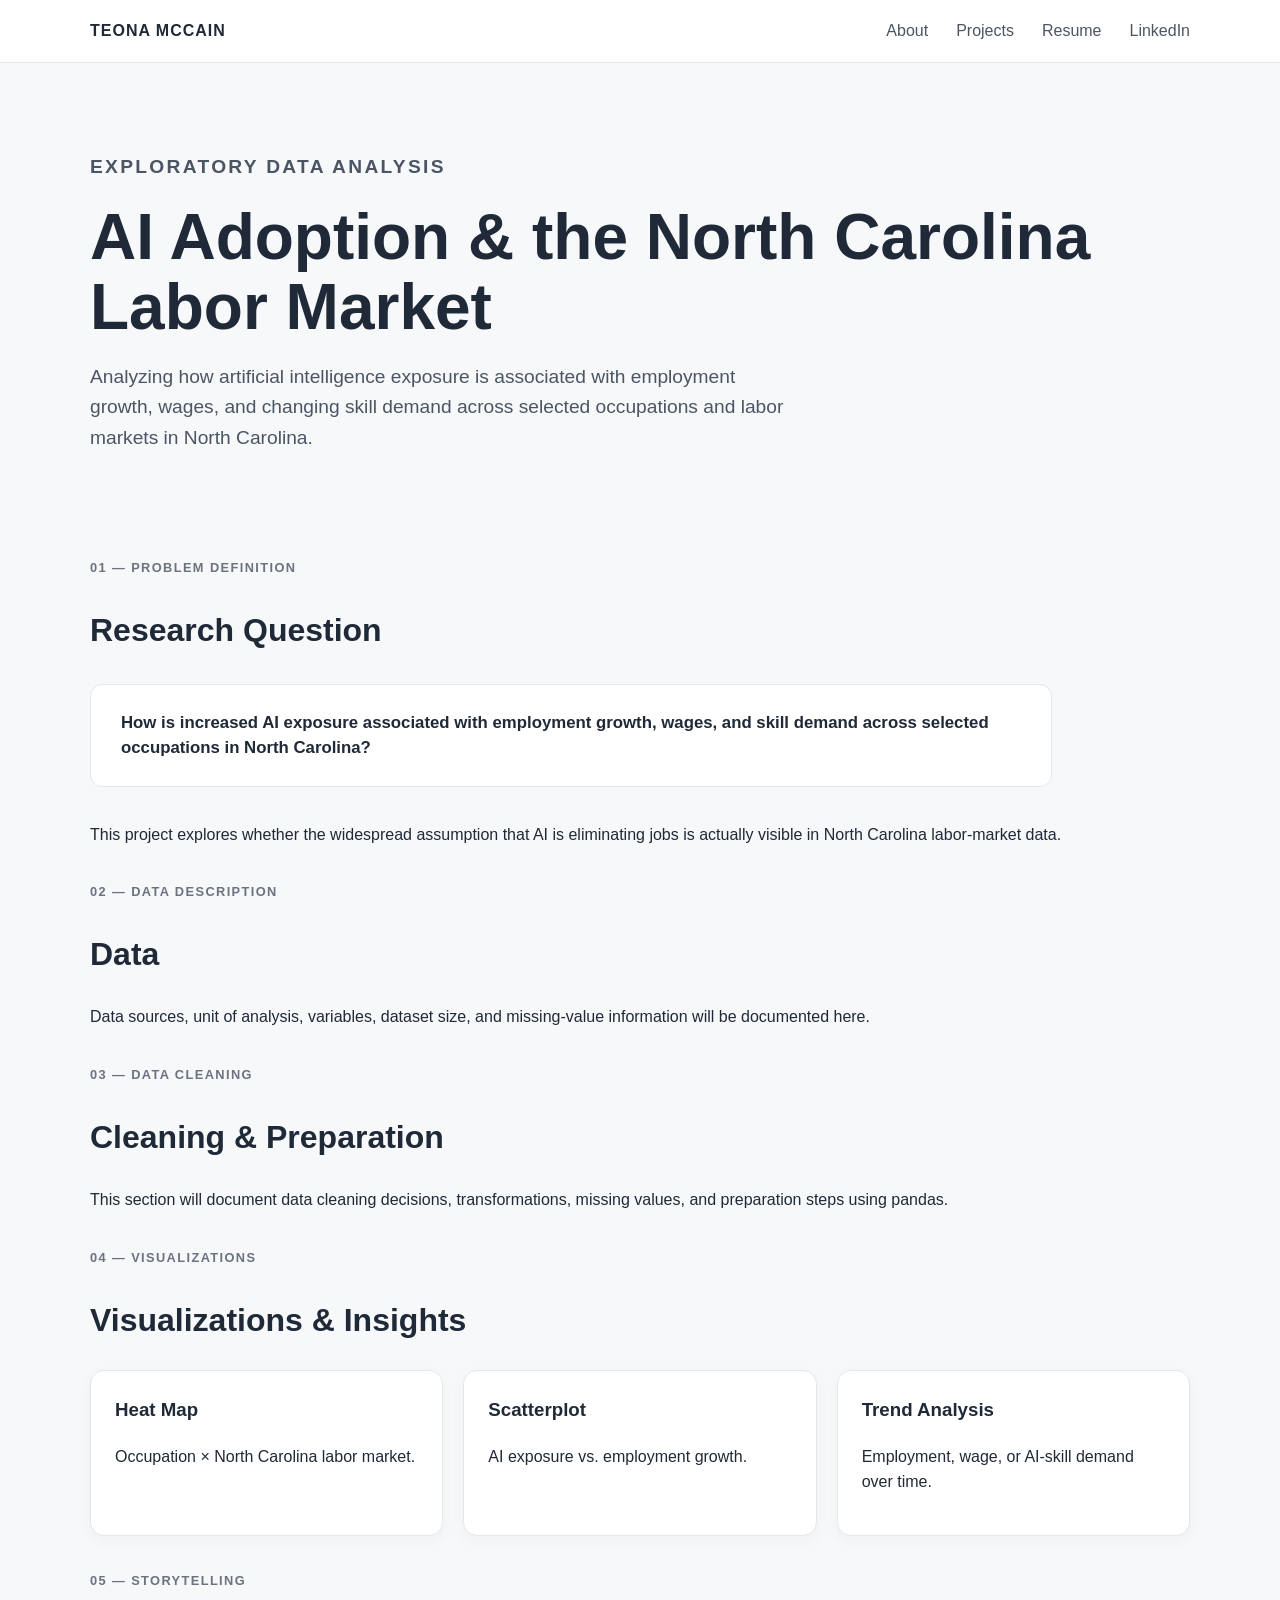
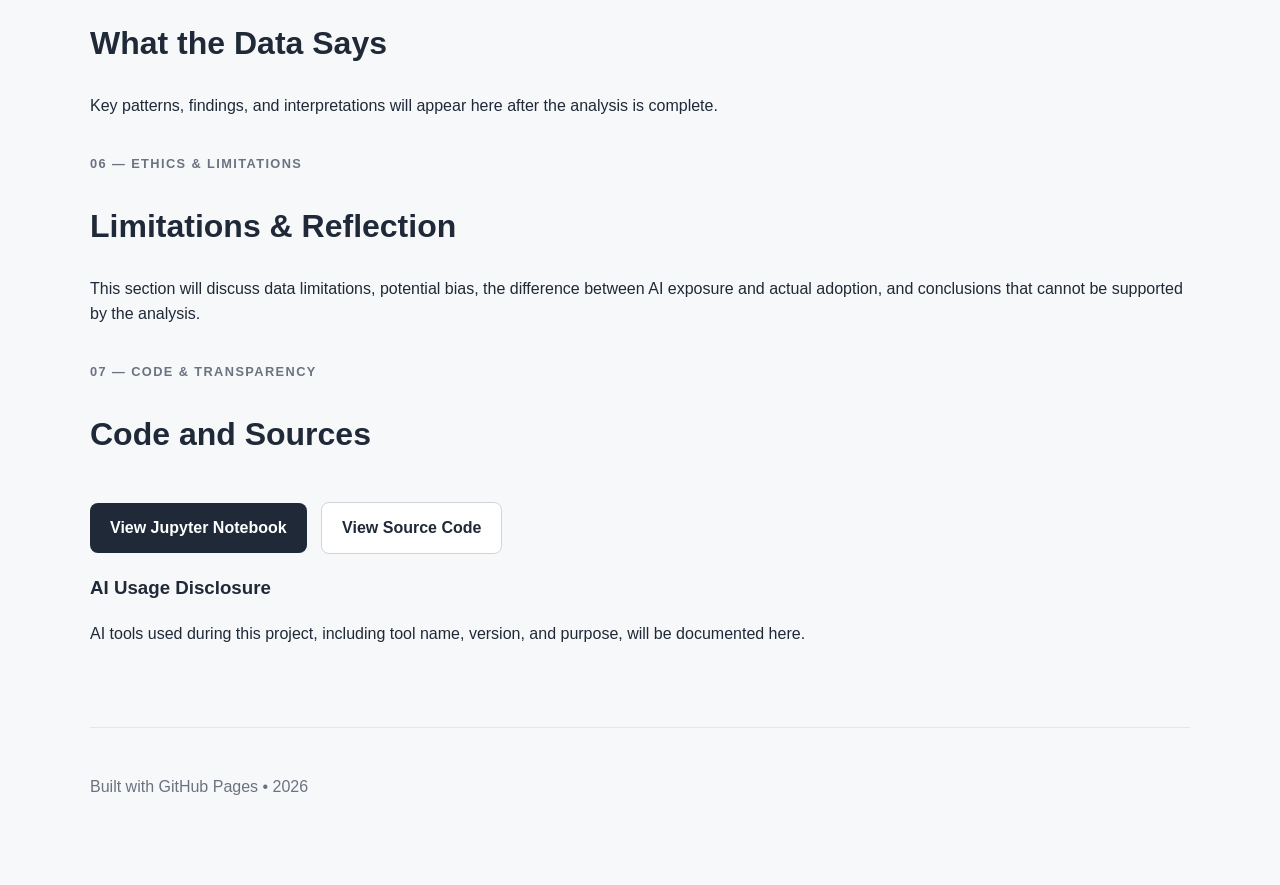
<file: projects/nc-ai-labor-market.html>
<!DOCTYPE html>
<html lang="en">
<head>
  <meta charset="UTF-8">
  <meta name="viewport" content="width=device-width, initial-scale=1.0">

  <title>AI Adoption & the North Carolina Labor Market</title>

  <link rel="stylesheet" href="../assets/css/style.css">
</head>

<body>

<nav class="navbar">
  <div class="nav-container">
    <a class="logo" href="../index.html">TEONA MCCAIN</a>

    <div class="nav-links">
      <a href="../index.html#about">About</a>
      <a href="../index.html#projects">Projects</a>
      <a href="../resume.pdf" target="_blank">Resume</a>
      <a href="https://www.linkedin.com/in/teona-mccain" target="_blank">LinkedIn</a>
    </div>
  </div>
</nav>

<div class="container">

  <section class="hero project-page-hero">
    <p class="eyebrow">EXPLORATORY DATA ANALYSIS</p>

    <h1>AI Adoption & the North Carolina Labor Market</h1>

    <p class="hero-text">
      Analyzing how artificial intelligence exposure is associated
      with employment growth, wages, and changing skill demand
      across selected occupations and labor markets in North Carolina.
    </p>
  </section>

  <section class="section">
    <p class="section-label">01 — PROBLEM DEFINITION</p>
    <h2>Research Question</h2>

    <div class="research-question">
      <strong>
        How is increased AI exposure associated with employment growth,
        wages, and skill demand across selected occupations in North Carolina?
      </strong>
    </div>

    <p>
      This project explores whether the widespread assumption that AI is
      eliminating jobs is actually visible in North Carolina labor-market data.
    </p>
  </section>

  <section class="section">
    <p class="section-label">02 — DATA DESCRIPTION</p>
    <h2>Data</h2>

    <p>
      Data sources, unit of analysis, variables, dataset size,
      and missing-value information will be documented here.
    </p>
  </section>

  <section class="section">
    <p class="section-label">03 — DATA CLEANING</p>
    <h2>Cleaning & Preparation</h2>

    <p>
      This section will document data cleaning decisions,
      transformations, missing values, and preparation steps using pandas.
    </p>
  </section>

  <section class="section">
    <p class="section-label">04 — VISUALIZATIONS</p>
    <h2>Visualizations & Insights</h2>

    <div class="cards">
      <div class="card">
        <h3>Heat Map</h3>
        <p>Occupation × North Carolina labor market.</p>
      </div>

      <div class="card">
        <h3>Scatterplot</h3>
        <p>AI exposure vs. employment growth.</p>
      </div>

      <div class="card">
        <h3>Trend Analysis</h3>
        <p>Employment, wage, or AI-skill demand over time.</p>
      </div>
    </div>
  </section>

  <section class="section">
    <p class="section-label">05 — STORYTELLING</p>
    <h2>What the Data Says</h2>

    <p>
      Key patterns, findings, and interpretations will appear here
      after the analysis is complete.
    </p>
  </section>

  <section class="section">
    <p class="section-label">06 — ETHICS & LIMITATIONS</p>
    <h2>Limitations & Reflection</h2>

    <p>
      This section will discuss data limitations, potential bias,
      the difference between AI exposure and actual adoption,
      and conclusions that cannot be supported by the analysis.
    </p>
  </section>

  <section class="section">
    <p class="section-label">07 — CODE & TRANSPARENCY</p>
    <h2>Code and Sources</h2>

    <a class="button" href="#">View Jupyter Notebook</a>
    <a class="button secondary" href="#">View Source Code</a>

    <h3>AI Usage Disclosure</h3>

    <p>
      AI tools used during this project, including tool name,
      version, and purpose, will be documented here.
    </p>
  </section>

  <footer>
    <p>Built with GitHub Pages • 2026</p>
  </footer>

</div>

</body>
</html>
</file>
<file: assets/css/style.css>
body {
  font-family: Arial, Helvetica, sans-serif;
  margin: 0;
  background: #f7f8fa;
  color: #1f2937;
  line-height: 1.6;
}

.container {
  max-width: 1100px;
  margin: auto;
  padding: 40px 24px;
}

.hero {
  padding: 40px 0 50px;
}

.hero h1 {
  font-size: 3.5rem;
  line-height: 1.1;
  margin-bottom: 18px;
}

.hero p {
  font-size: 1.2rem;
  max-width: 700px;
  color: #4b5563;
}

.button {
  display: inline-block;
  padding: 12px 20px;
  margin-right: 10px;
  margin-top: 18px;
  border-radius: 8px;
  text-decoration: none;
  background: #1f2937;
  color: white;
  font-weight: 600;
}

.button.secondary {
  background: white;
  color: #1f2937;
  border: 1px solid #d1d5db;
}

.section {
  margin-top: 35px;
}

.section h2 {
  font-size: 2rem;
  margin-bottom: 24px;
}

.cards {
  display: grid;
  grid-template-columns: repeat(auto-fit, minmax(230px, 1fr));
  gap: 20px;
}

.card {
  background: white;
  padding: 24px;
  border-radius: 14px;
  border: 1px solid #e5e7eb;
  box-shadow: 0 4px 14px rgba(0, 0, 0, 0.04);
}

.card h3 {
  margin-top: 0;
}

.tag {
  display: inline-block;
  background: #e5e7eb;
  padding: 5px 10px;
  border-radius: 20px;
  font-size: 0.8rem;
  margin-right: 5px;
  margin-top: 5px;
}

.project {
  background: #ffffff;
  padding: 30px;
  border-radius: 16px;
  border: 1px solid #e5e7eb;
  margin-top: 20px;
}

.project h3 {
  font-size: 1.6rem;
  margin-top: 0;
}

footer {
  margin-top: 80px;
  padding: 30px 0;
  border-top: 1px solid #e5e7eb;
  color: #6b7280;
}

@media (max-width: 700px) {
  .hero h1 {
    font-size: 2.5rem;
  }
}

/* Navigation */

.navbar {
  background: #ffffff;
  border-bottom: 1px solid #e5e7eb;
  position: sticky;
  top: 0;
  z-index: 1000;
}

.nav-container {
  max-width: 1100px;
  margin: auto;
  padding: 18px 24px;
  display: flex;
  justify-content: space-between;
  align-items: center;
}

.logo {
  color: #1f2937;
  font-weight: 700;
  letter-spacing: 1px;
  text-decoration: none;
}

.nav-links {
  display: flex;
  gap: 28px;
}

.nav-links a {
  color: #4b5563;
  text-decoration: none;
  font-weight: 500;
}

.nav-links a:hover {
  color: #111827;
}

/* Hero redesign */

.hero {
  padding: 30px 0 50px;
}

.hero-grid {
  display: grid;
  grid-template-columns: 1.15fr 0.85fr;
  gap: 70px;
  align-items: center;
}

.eyebrow {
  font-size: 0.9rem;
  font-weight: 700;
  letter-spacing: 1.5px;
  color: #6b7280;
}

.hero h1 {
  font-size: 4rem;
  margin: 12px 0;
}

.hero h2 {
  font-size: 1.5rem;
  margin-bottom: 20px;
}

.hero-text {
  font-size: 1.15rem;
  max-width: 620px;
  color: #4b5563;
}

.hero-actions {
  margin-top: 24px;
}

.hero-panel {
  background: white;
  border: 1px solid #e5e7eb;
  border-radius: 18px;
  padding: 32px;
  box-shadow: 0 12px 30px rgba(0, 0, 0, 0.06);
}

.panel-label {
  font-size: 0.8rem;
  font-weight: 700;
  letter-spacing: 1.3px;
  color: #6b7280;
}

.hero-panel h3 {
  font-size: 1.7rem;
  line-height: 1.25;
  margin-bottom: 12px;
}

.mini-stats {
  display: grid;
  grid-template-columns: repeat(3, 1fr);
  gap: 12px;
  margin-top: 28px;
}

.mini-stats div {
  background: #f7f8fa;
  padding: 14px;
  border-radius: 10px;
  text-align: center;
}

.mini-stats strong {
  display: block;
  font-size: 1.25rem;
}

.mini-stats span {
  display: block;
  margin-top: 4px;
  font-size: 0.75rem;
  color: #6b7280;
}

@media (max-width: 800px) {
  .hero-grid {
    grid-template-columns: 1fr;
    gap: 35px;
  }

  .hero h1 {
    font-size: 3rem;
  }
}

/* Featured Project */

.section-label {
  font-size: 0.8rem;
  font-weight: 700;
  letter-spacing: 1.4px;
  color: #6b7280;
  margin-bottom: 8px;
}

.project-showcase {
  display: grid;
  grid-template-columns: 1.1fr 0.9fr;
  gap: 40px;
  margin-top: 28px;
}

.project-copy {
  background: #ffffff;
  border: 1px solid #e5e7eb;
  border-radius: 18px;
  padding: 32px;
}

.research-question {
  margin: 28px 0;
  padding: 20px;
  background: #f7f8fa;
  border-radius: 12px;
}

.research-question span {
  display: block;
  font-size: 0.75rem;
  font-weight: 700;
  letter-spacing: 1.2px;
  color: #6b7280;
  margin-bottom: 8px;
}

.research-question strong {
  display: block;
  font-size: 1.05rem;
  line-height: 1.5;
}

.project-tags {
  margin-bottom: 22px;
}

.project-details {
  display: grid;
  gap: 16px;
}

.detail-card {
  background: #ffffff;
  border: 1px solid #e5e7eb;
  border-radius: 14px;
  padding: 24px;
}

.detail-card span {
  font-size: 0.8rem;
  font-weight: 700;
  color: #6b7280;
}

.detail-card h3 {
  margin: 6px 0 8px;
}

.detail-card p {
  margin: 0;
  color: #4b5563;
}

@media (max-width: 800px) {
  .project-showcase {
    grid-template-columns: 1fr;
  }
}

/* ========================================
   AI LABOR MARKET PROJECT PAGE
======================================== */

.project-page {
    max-width: 1200px;
    margin: 0 auto;
    padding: 0 32px 80px;
}

.project-hero {
    padding: 110px 0 90px;
    max-width: 1000px;
}

.project-hero h1 {
    font-size: 3.5rem;
    line-height: 1.1;
    margin: 18px 0 24px;
}

.project-intro {
    font-size: 1.2rem;
    line-height: 1.7;
    max-width: 850px;
}

.eyebrow,
.section-number {
    font-size: 0.85rem;
    font-weight: 700;
    letter-spacing: 0.12em;
    text-transform: uppercase;
    color: #4b5563;
}

.project-tags {
    display: flex;
    flex-wrap: wrap;
    gap: 10px;
    margin-top: 30px;
}

.project-tags span {
    background: #e5e7eb;
    padding: 7px 12px;
    border-radius: 20px;
    font-size: 0.85rem;
}

.project-section {
    padding: 75px 0;
    border-top: 1px solid #e5e7eb;
}

.project-section h2 {
    font-size: 2rem;
    margin: 15px 0 30px;
}

.project-section h3 {
    margin-top: 35px;
}

.project-section p {
    max-width: 900px;
    line-height: 1.75;
    margin-bottom: 20px;
}

.research-question {
    max-width: 900px;
    padding: 25px 30px;
    margin-bottom: 35px;
    background: #ffffff;
    border: 1px solid #e5e7eb;
    border-radius: 12px;
    font-size: 1.2rem;
    font-weight: 600;
    line-height: 1.6;
}

.project-stats {
    display: grid;
    grid-template-columns: repeat(4, 1fr);
    gap: 16px;
    margin: 40px 0 50px;
}

.project-stats div {
    background: #ffffff;
    border: 1px solid #e5e7eb;
    border-radius: 12px;
    padding: 25px;
}

.project-stats strong {
    display: block;
    font-size: 1.8rem;
    margin-bottom: 6px;
}

.project-stats span {
    color: #4b5563;
}

.occupation-grid {
    display: grid;
    grid-template-columns: repeat(2, 1fr);
    gap: 16px;
    margin-top: 25px;
}

.occupation-card {
    background: #ffffff;
    border: 1px solid #e5e7eb;
    border-radius: 12px;
    padding: 25px;
}

.occupation-card span {
    font-size: 0.75rem;
    font-weight: 700;
    letter-spacing: 0.08em;
    color: #4b5563;
}

.occupation-card h3 {
    margin: 10px 0 0;
}

.project-chart {
    display: block;
    width: 100%;
    max-width: 1000px;
    height: auto;
    margin: 35px 0;
    border-radius: 10px;
}

.featured-finding {
    padding-top: 90px;
    padding-bottom: 90px;
}

.key-takeaway {
    max-width: 900px;
    margin-top: 40px;
    padding: 30px;
    background: #ffffff;
    border: 1px solid #d1d5db;
    border-radius: 12px;
}

.key-takeaway span {
    font-size: 0.75rem;
    font-weight: 700;
    letter-spacing: 0.12em;
}

.key-takeaway p {
    font-size: 1.35rem;
    font-weight: 600;
    margin: 10px 0 0;
}

.project-buttons {
    display: flex;
    flex-wrap: wrap;
    gap: 12px;
    margin: 30px 0 50px;
}

@media (max-width: 800px) {

    .project-page {
        padding: 0 20px 60px;
    }

    .project-hero {
        padding: 70px 0 60px;
    }

    .project-hero h1 {
        font-size: 2.5rem;
    }

    .project-stats,
    .occupation-grid {
        grid-template-columns: 1fr;
    }

}
.focus-stats {
    display: grid;
    grid-template-columns: repeat(3, 1fr);
    gap: 14px;
    margin-top: 28px;
}

.focus-stats > div {
    background: white;
    border: 1px solid #dfe3e8;
    border-radius: 14px;
    padding: 18px 14px;
    text-align: center;
}

.focus-stats strong {
    display: block;
    font-size: 1.35rem;
    margin-bottom: 6px;
    color: #1f2937;
}

.focus-stats span {
    display: block;
    font-size: 0.9rem;
    color: #667085;
}

@media (max-width: 700px) {
    .focus-stats {
        grid-template-columns: 1fr;
    }
}
</file>
